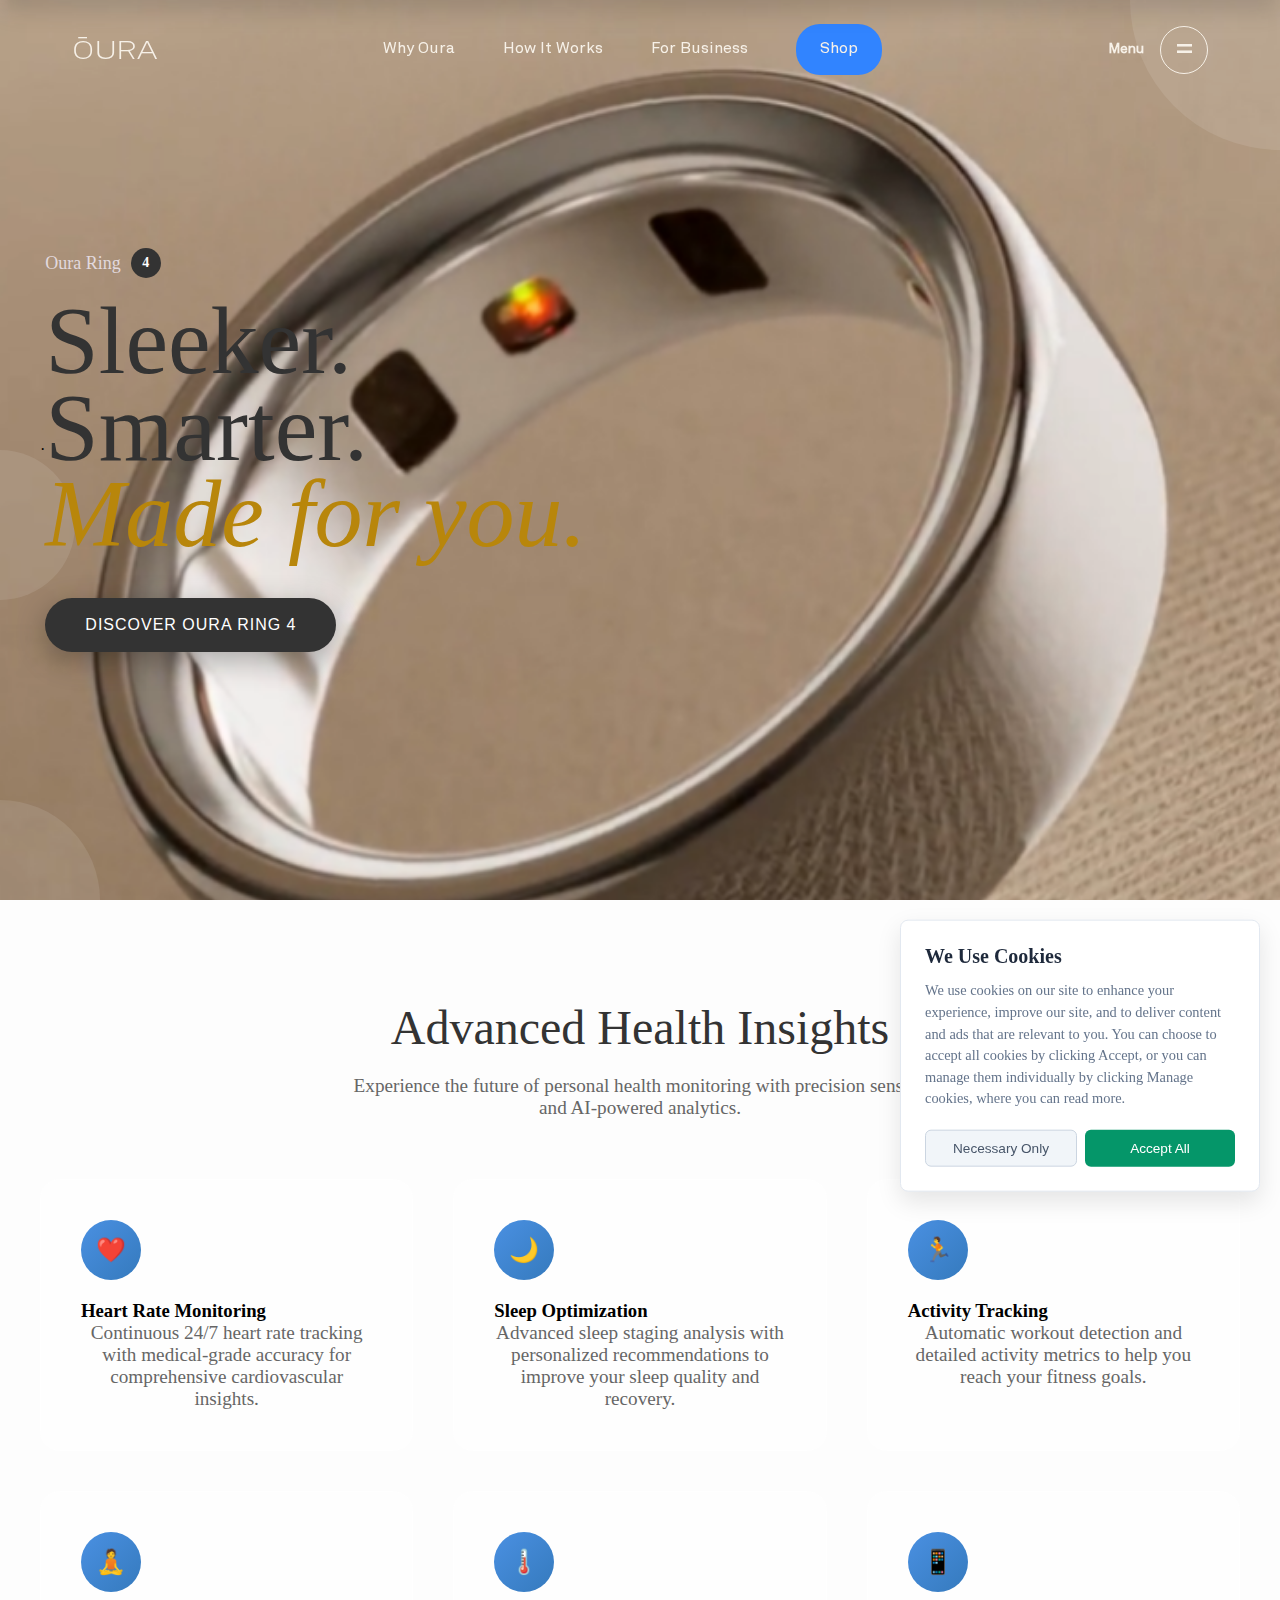
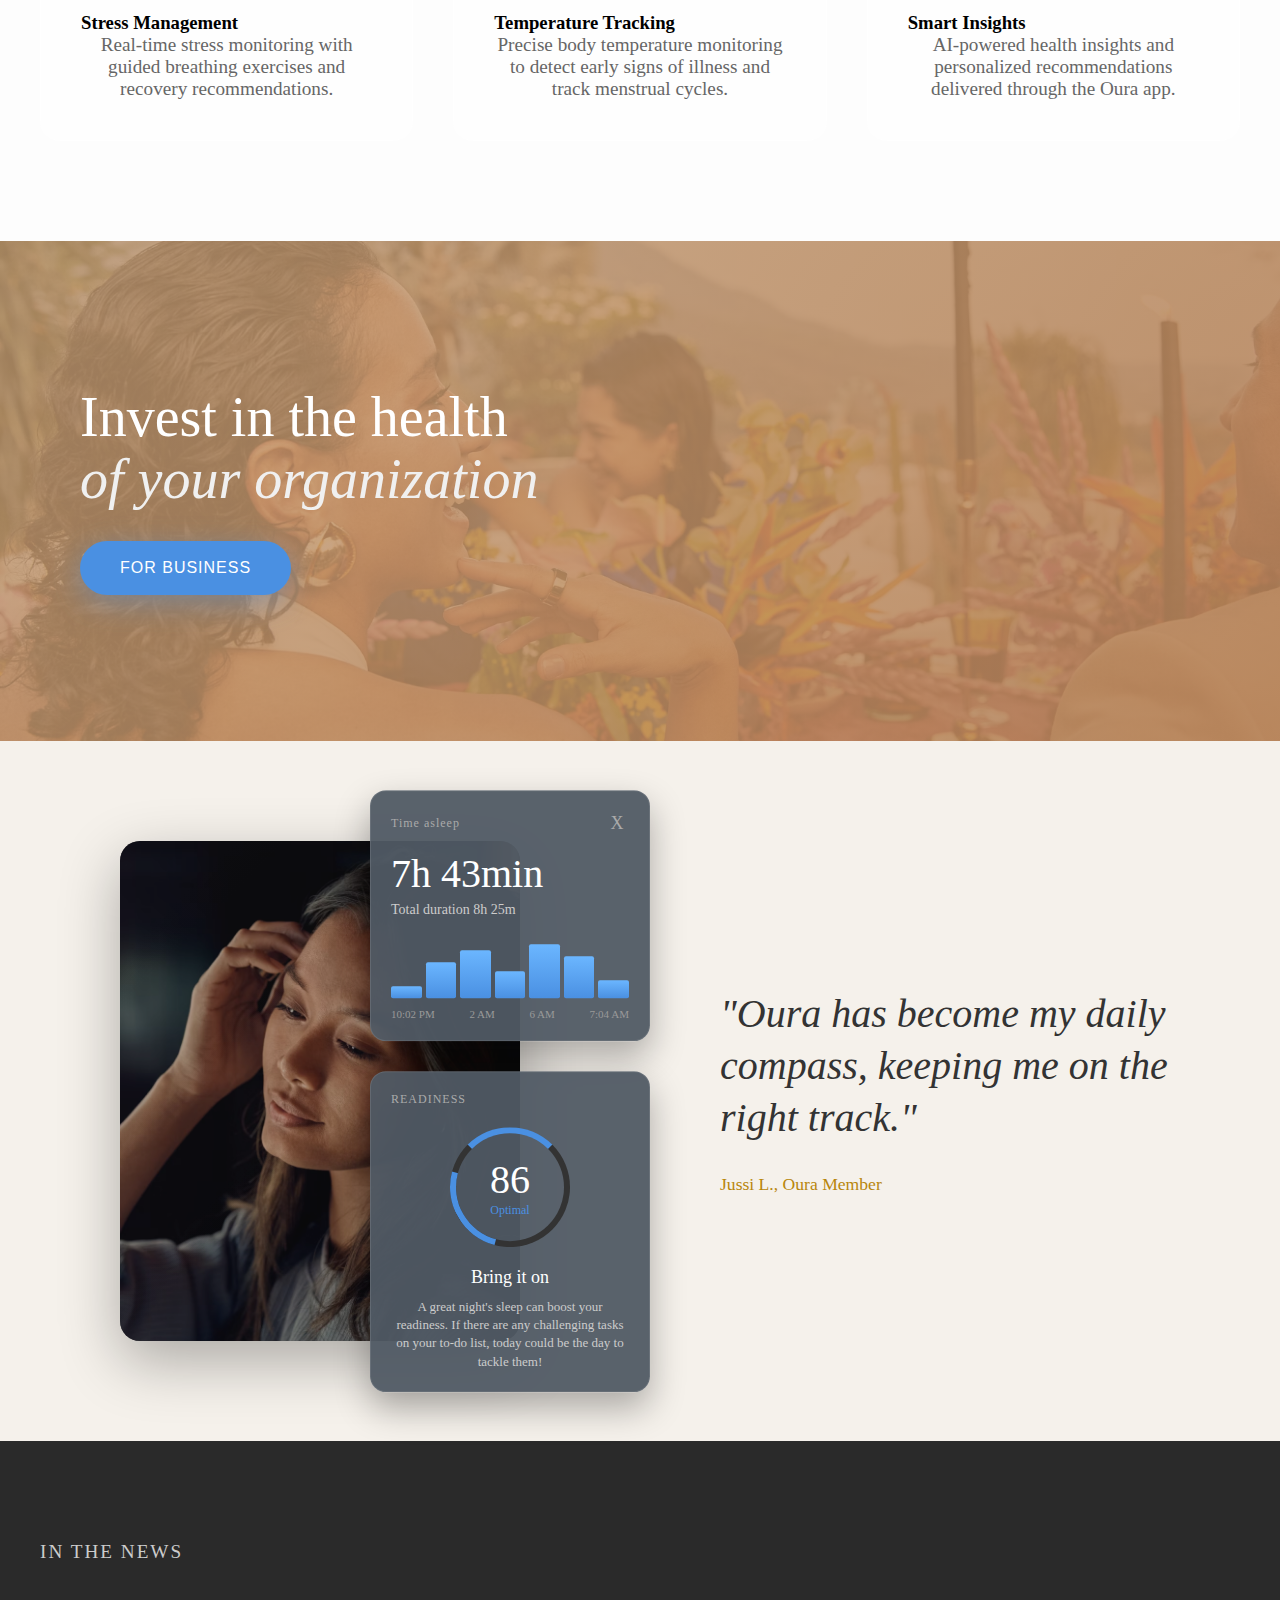
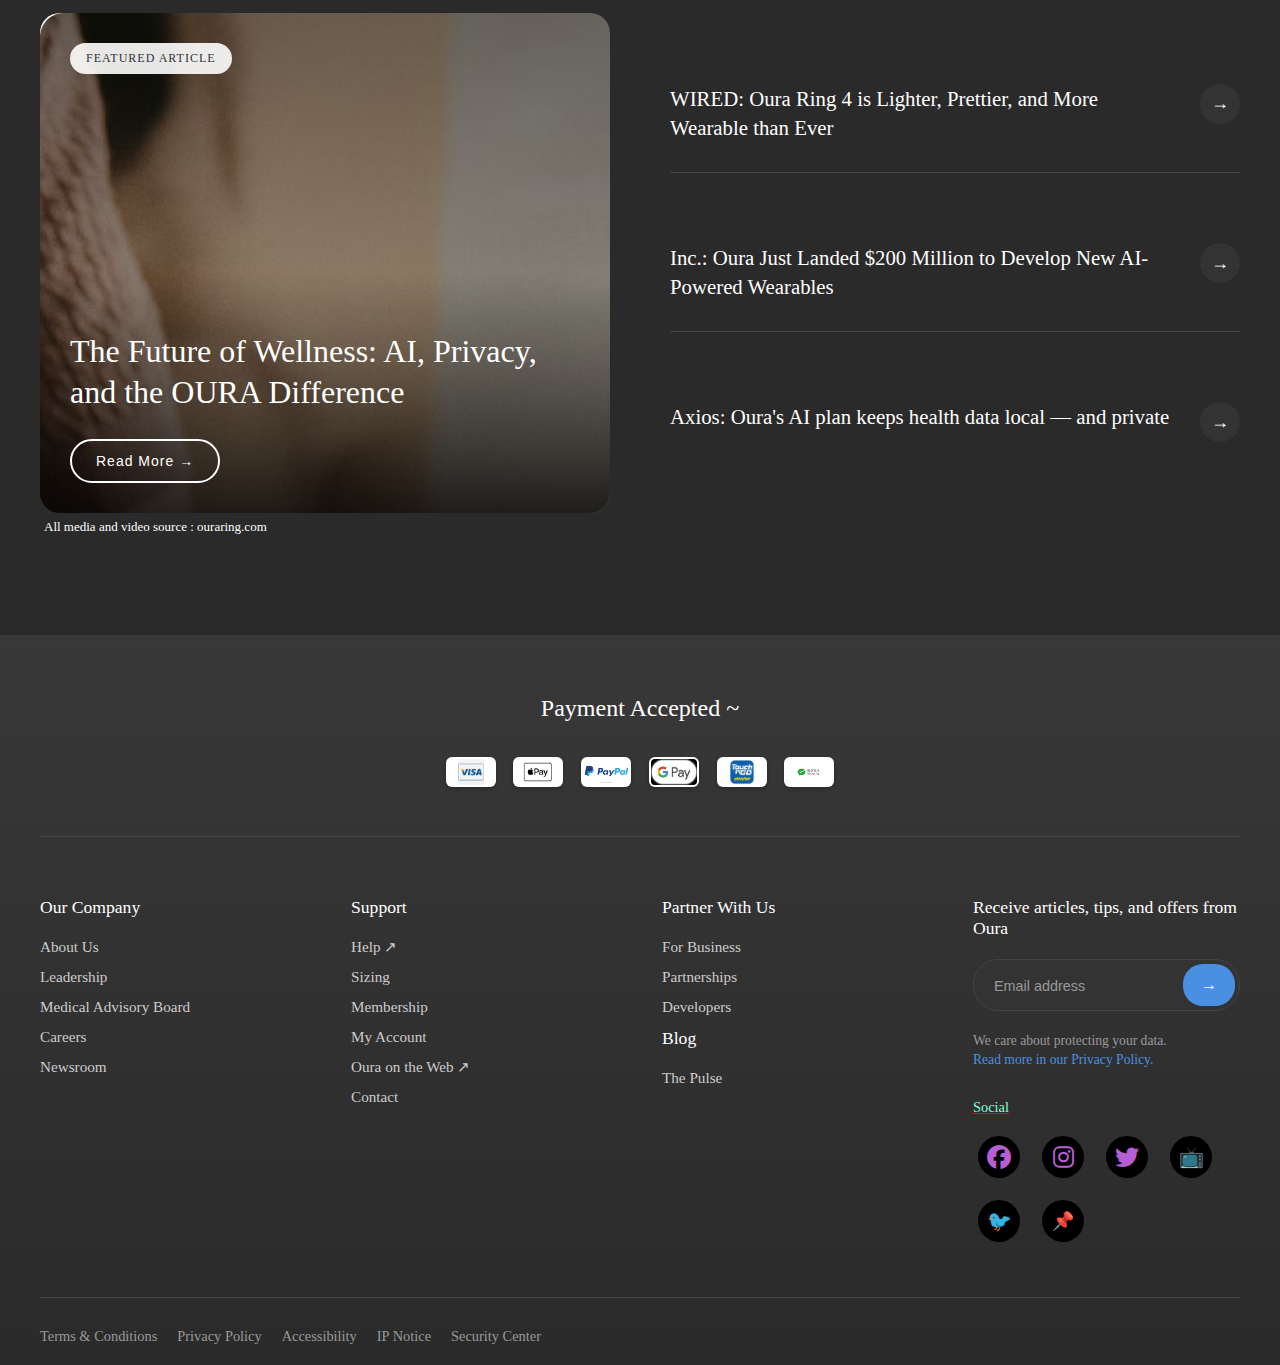
<file: index.html>
<!DOCTYPE html>
<!--index.html for main page when deploy on github-->
<html lang="en">
  <head>
    <meta charset="UTF-8" />
    <meta name="viewport" content="width=device-width, initial-scale=1.0" />
    <meta http-equiv="refresh" content="0; url=HomePage/HomePage.html" />
    <title>Redirecting...</title>
  </head>
  <body>
    <p>
      If you are not redirected automatically,
      <a href="HomePage/HomePage.html">click here</a>.
    </p>
  </body>

  <script>
    //redirect the page for our homepage
    window.location.href = "HomePage/HomePage.html";
  </script>
</html>
</file>
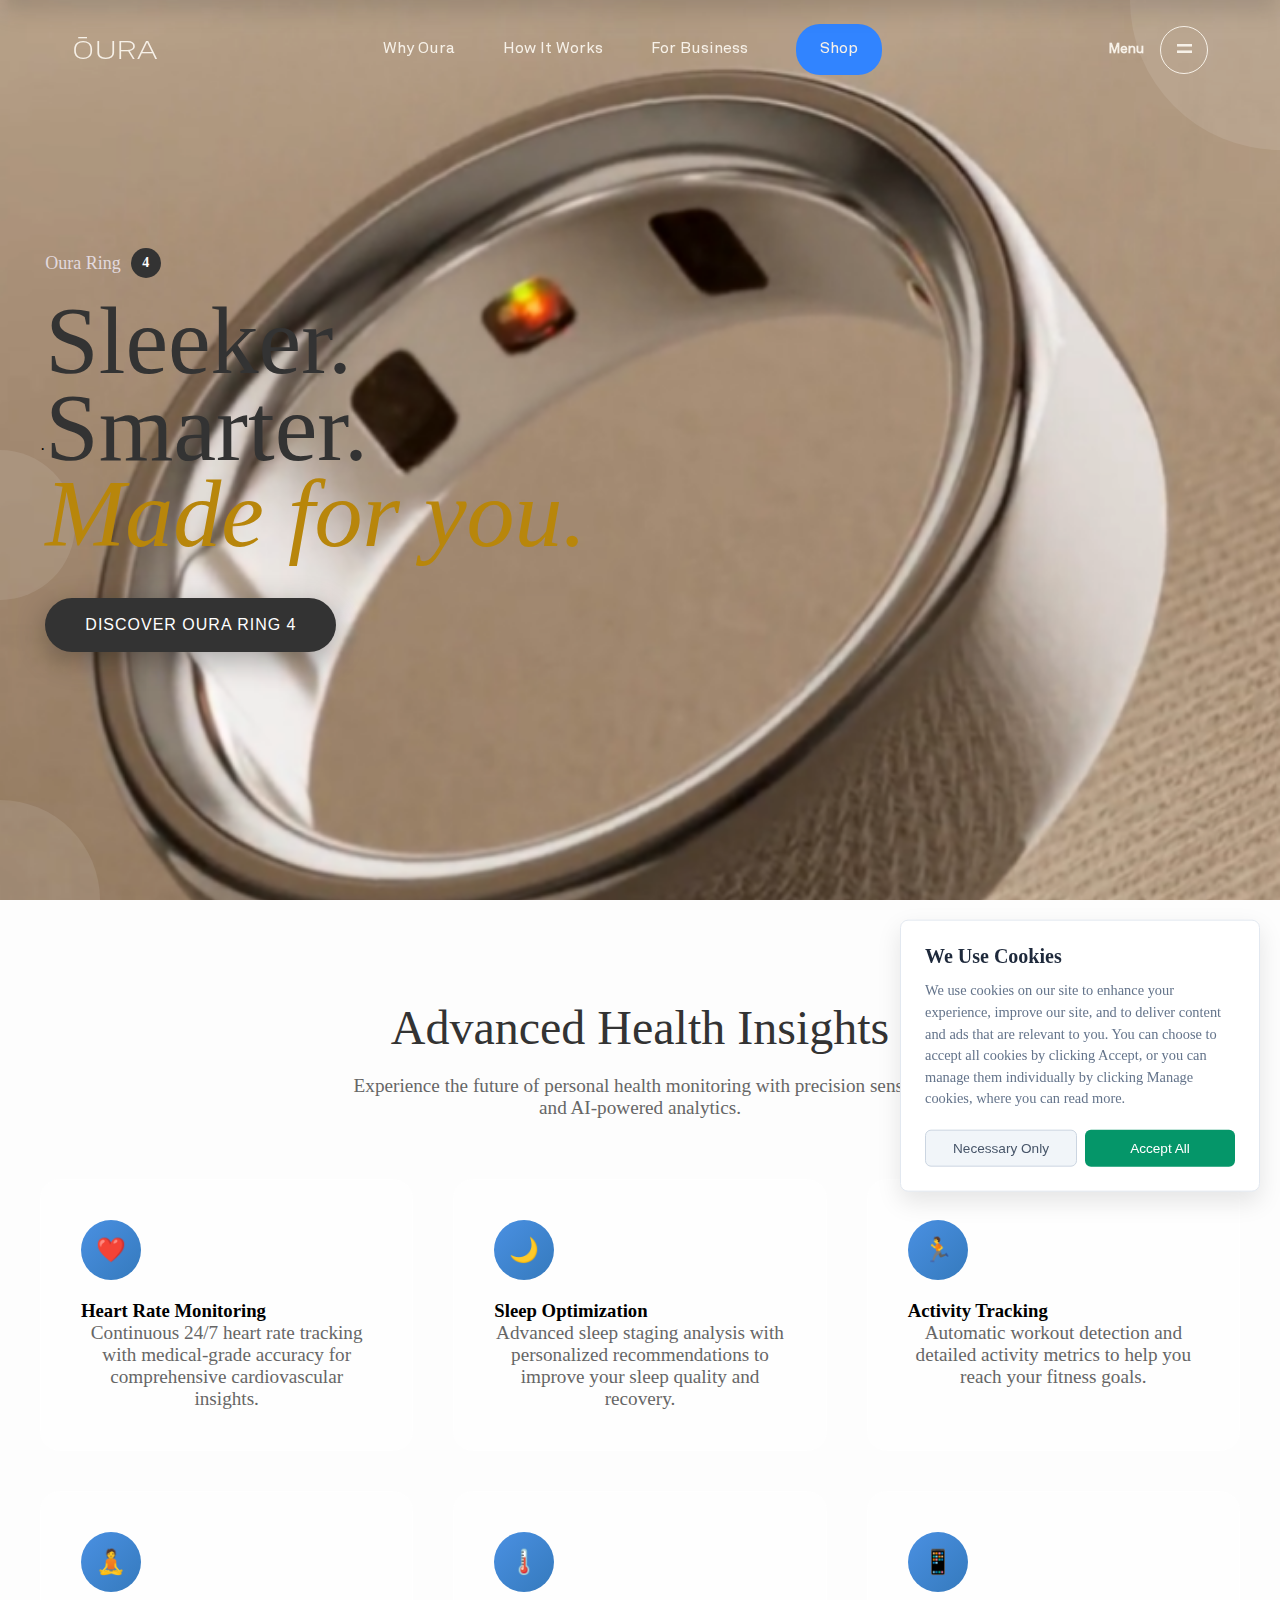
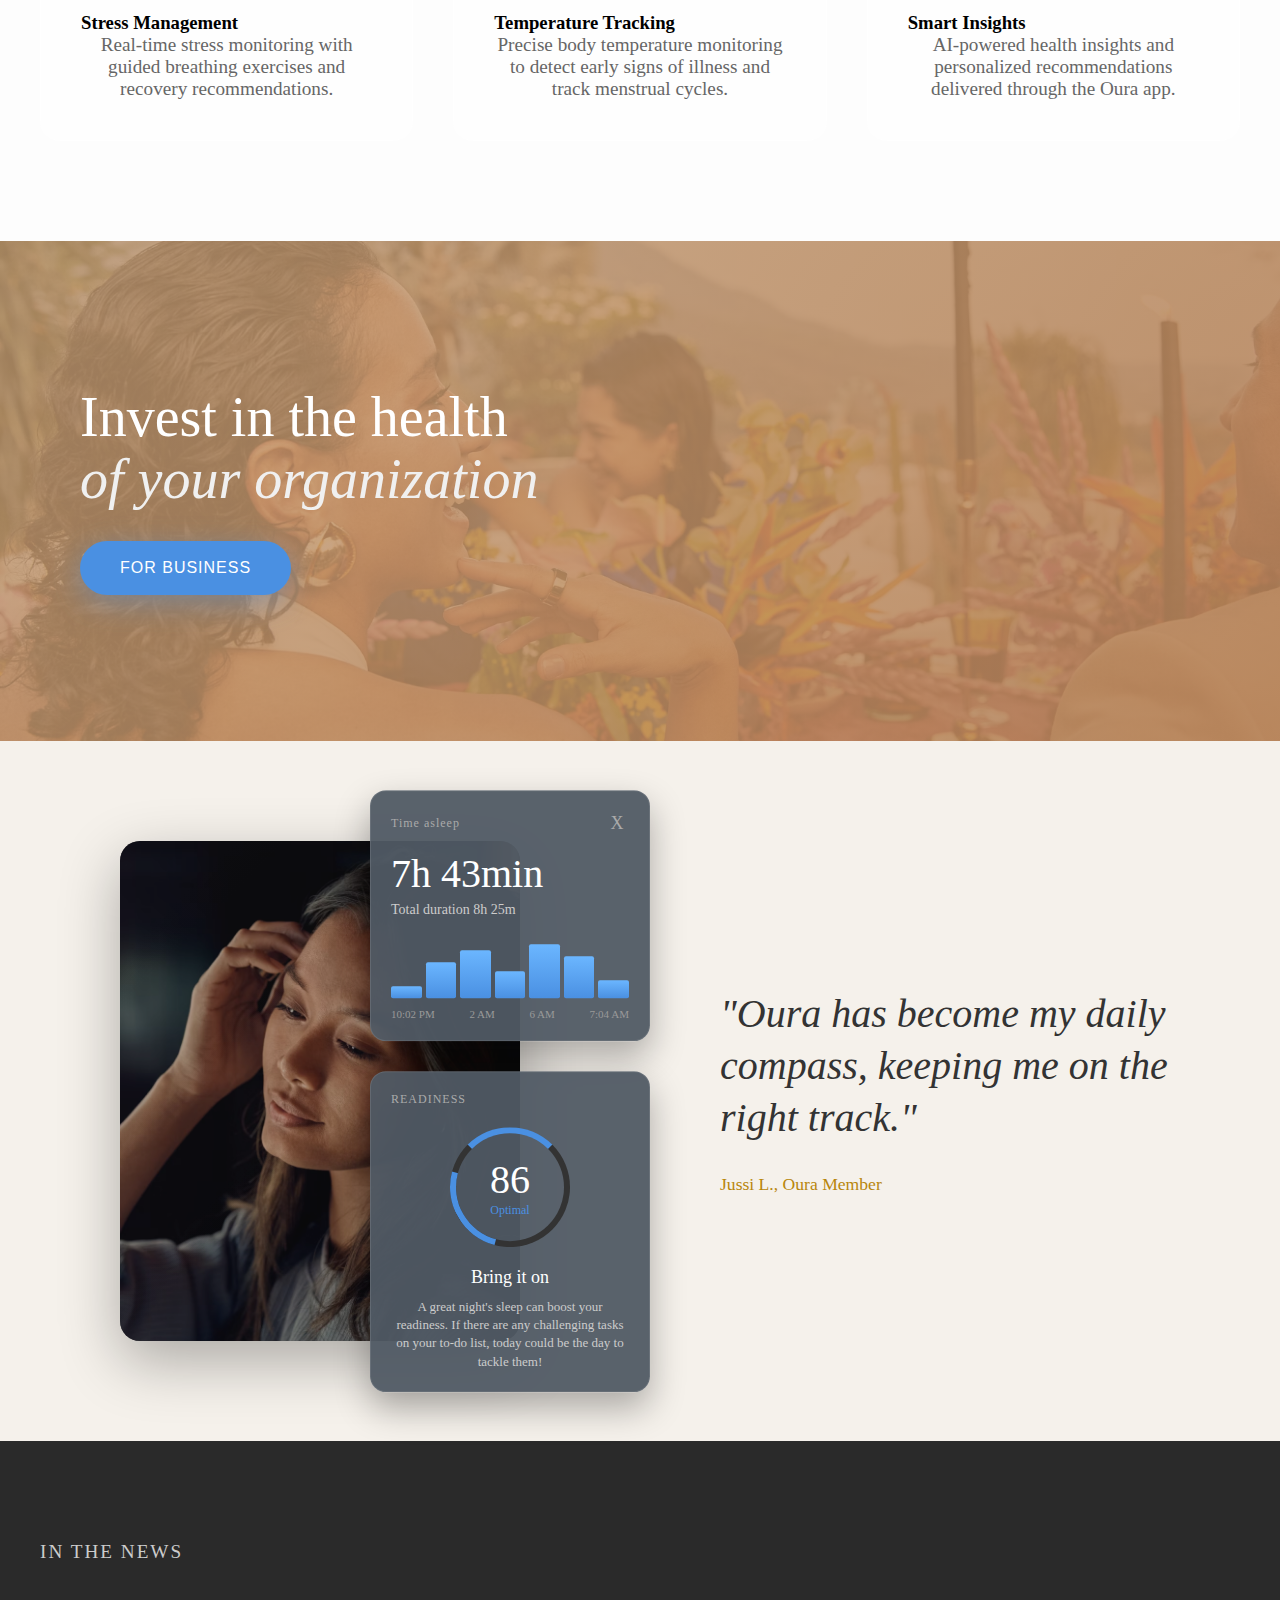
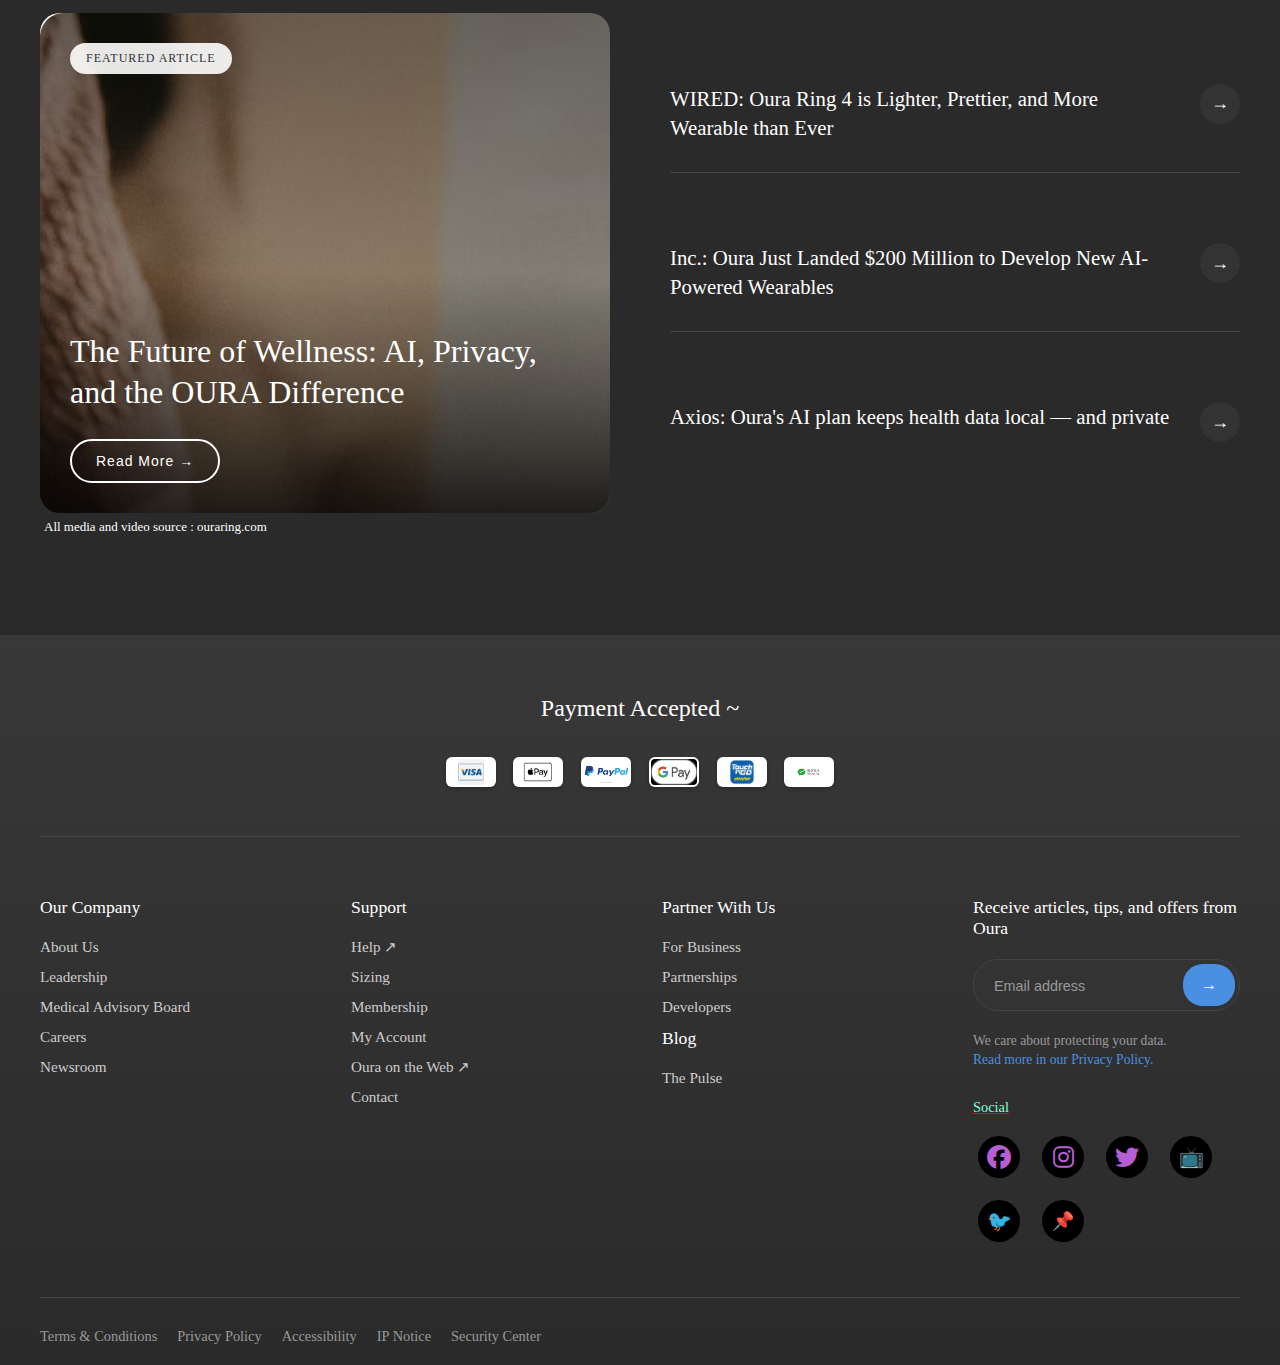
<file: HomePage/index.html>
<!DOCTYPE html>
<!--index.html for main page when deploy on github-->
<html lang="en">
  <head>
    <meta charset="UTF-8" />
    <meta name="viewport" content="width=device-width, initial-scale=1.0" />
    <title>Oura Ring. Smart Ring for Fitness, Stress, Sleep & Health.</title>
    <link
      rel="icon"
      type="image/x-icon"
      href="../assets/images/icon-32x32.png"
    />
    <link rel="stylesheet" href="../components/header/header.css" />
    <link rel="stylesheet" href="../components/footer/footer.css" />
    <link rel="stylesheet" href="../shared/fonts.css" />
    <link rel="stylesheet" href="homepage.css" />
    <script src="homepage.js"></script>
    <link rel="stylesheet" href="../shared/Cookies/Cookies.css" />
    <script src="../shared/Cookies/Cookies.js"></script>

    <style>
      .caption {
        font-size: 13px;
        margin-top: 6px;
        margin-left: 4px;
      }
    </style>
  </head>

  <body>
    <header id="header" class="site-header"></header>

    <!-- Hero Section / after header -->
    <section class="hero light-navbar-section">
      ·
      <div class="overlay"></div>
      <div class="bg-elements">
        <div class="bg-circle"></div>
        <div class="bg-circle"></div>
        <div class="bg-circle"></div>
      </div>

      <div class="hero-content">
        <div class="product-label">
          Oura Ring <span class="version-badge">4</span>
        </div>
        <h1 class="hero-title">
          Sleeker.<br />
          Smarter.<br />
          <span class="emphasis">Made for you.</span>
        </h1>
        <button class="cta-button">Discover Oura Ring 4</button>
      </div>
    </section>

    <!-- Features Section -->
    <section class="features">
      <h2>Advanced Health Insights</h2>
      <p>
        Experience the future of personal health monitoring with precision
        sensors and AI-powered analytics.
      </p>

      <div class="features-grid">
        <div class="feature-card">
          <div class="feature-icon">❤️</div>
          <h3>Heart Rate Monitoring</h3>
          <p>
            Continuous 24/7 heart rate tracking with medical-grade accuracy for
            comprehensive cardiovascular insights.
          </p>
        </div>

        <div class="feature-card">
          <div class="feature-icon">🌙</div>
          <h3>Sleep Optimization</h3>
          <p>
            Advanced sleep staging analysis with personalized recommendations to
            improve your sleep quality and recovery.
          </p>
        </div>

        <div class="feature-card">
          <div class="feature-icon">🏃</div>
          <h3>Activity Tracking</h3>
          <p>
            Automatic workout detection and detailed activity metrics to help
            you reach your fitness goals.
          </p>
        </div>

        <div class="feature-card">
          <div class="feature-icon">🧘</div>
          <h3>Stress Management</h3>
          <p>
            Real-time stress monitoring with guided breathing exercises and
            recovery recommendations.
          </p>
        </div>

        <div class="feature-card">
          <div class="feature-icon">🌡️</div>
          <h3>Temperature Tracking</h3>
          <p>
            Precise body temperature monitoring to detect early signs of illness
            and track menstrual cycles.
          </p>
        </div>

        <div class="feature-card">
          <div class="feature-icon">📱</div>
          <h3>Smart Insights</h3>
          <p>
            AI-powered health insights and personalized recommendations
            delivered through the Oura app.
          </p>
        </div>
      </div>
    </section>

    <!-- Business CTA Section -->
    <section class="business-cta">
      <div class="business-content">
        <div class="business-image">
          <div class="business-gradient"></div>
          <h2>Invest in the health<br /><em>of your organization</em></h2>
          <button class="business-btn">For Business</button>
        </div>
      </div>
    </section>

    <!-- Testimonial greating Section -->
    <section class="testimonial-section">
      <div class="testimonial-content">
        <div class="app-showcase">
          <!--card left most -->
          <div class="person-silhouette">
            <div class="projection-bg">
              <img
                src="../assets/img/home4.png"
                alt="person use experience showcase from OURA apps"
              />
            </div>
          </div>

          <!-- card right top-->
          <div class="app-interfaces">
            <div class="app-card sleep-card">
              <div class="card-header">
                <span class="time-label">Time asleep</span>
                <button class="close-btn">X</button>
              </div>
              <div class="sleep-time">7h 43min</div>
              <div class="sleep-subtitle">Total duration 8h 25m</div>
              <div class="sleep-chart">
                <div class="chart-bars">
                  <div class="bar" style="height: 20%"></div>
                  <div class="bar" style="height: 60%"></div>
                  <div class="bar" style="height: 80%"></div>
                  <div class="bar" style="height: 45%"></div>
                  <div class="bar" style="height: 90%"></div>
                  <div class="bar" style="height: 70%"></div>
                  <div class="bar" style="height: 30%"></div>
                </div>
                <div class="chart-timeline">
                  <span>10:02 PM</span>
                  <span>2 AM</span>
                  <span>6 AM</span>
                  <span>7:04 AM</span>
                </div>
              </div>
            </div>

            <!--  Card right down-->
            <div class="app-card readiness-card">
              <div class="card-header">
                <span class="readiness-label">READINESS</span>
              </div>
              <div class="readiness-circle">
                <div class="circle-progress">
                  <span class="readiness-score">86</span>
                  <span class="readiness-status">Optimal</span>
                </div>
              </div>
              <div class="readiness-title">Bring it on</div>
              <div class="readiness-description">
                A great night's sleep can boost your readiness. If there are any
                challenging tasks on your to-do list, today could be the day to
                tackle them!
              </div>
            </div>
          </div>
        </div>

        <div class="testimonial-text">
          <blockquote>
            "Oura has become my daily compass, keeping me on the right track."
          </blockquote>
          <cite>Jussi L., Oura Member</cite>
        </div>
      </div>
    </section>

    <!-- News Section -->
    <section class="news-section light-navbar-section">
      <div class="news-container">
        <h2>IN THE NEWS</h2>

        <div class="news-grid">
          <div class="featured-article">
            <div class="article-badge">FEATURED ARTICLE</div>
            <div class="article-image">
              <div class="article-overlay light-navbar-section">
                <h3>
                  The Future of Wellness: AI, Privacy, and the OURA Difference
                </h3>
                <button class="read-more-btn">Read More →</button>
              </div>
            </div>
          </div>

          <div class="news-list">
            <article class="news-item">
              <h4>
                WIRED: Oura Ring 4 is Lighter, Prettier, and More Wearable than
                Ever
              </h4>
              <button class="news-arrow">→</button>
            </article>

            <article class="news-item">
              <h4>
                Inc.: Oura Just Landed $200 Million to Develop New AI-Powered
                Wearables
              </h4>
              <button class="news-arrow">→</button>
            </article>

            <article class="news-item">
              <h4>
                Axios: Oura's AI plan keeps health data local — and private
              </h4>
              <button class="news-arrow">→</button>
            </article>
          </div>
        </div>
      </div>
      <p class="caption">All media and video source : ouraring.com</p>
    </section>

    <footer id="footer"></footer>

    <div id="overlay"></div>
    <div id="cookiePopup">
      <h2>We Use Cookies</h2>
      <p>
        We use cookies on our site to enhance your experience, improve our site,
        and to deliver content and ads that are relevant to you. You can choose
        to accept all cookies by clicking Accept, or you can manage them
        individually by clicking Manage cookies, where you can read more.
      </p>
      <div class="cookie-buttons">
        <button id="necessaryBtn" class="cookie-btn">Necessary Only</button>
        <button id="acceptAllBtn" class="cookie-btn">Accept All</button>
      </div>
    </div>

    <script>
      //load first , but not prior than <head>
      fetch("../components/header/header.html")
        .then((res) => res.text())
        .then((data) => {
          document.getElementById("header").innerHTML = data;
          const script = document.createElement("script");
          script.src = "../components/header/header.js";
          document.body.appendChild(script);
        });
      //dynamic load footer to  page
      fetch("../components/footer/footer.html")
        .then((res) => res.text())
        .then((data) => {
          document.getElementById("footer").innerHTML = data;
        });

      // add footer.css if not added in <link header>
      const link = document.createElement("link");
      link.rel = "stylesheet";
      link.href = "../components/footer/footer.css";
      document.head.appendChild(link);

      const link2 = document.createElement("link");
      link2.rel = "stylesheet";
      link2.href = "../shared/fonts.css";
      document.head.appendChild(link2);
    </script>
  </body>
</html>
</file>
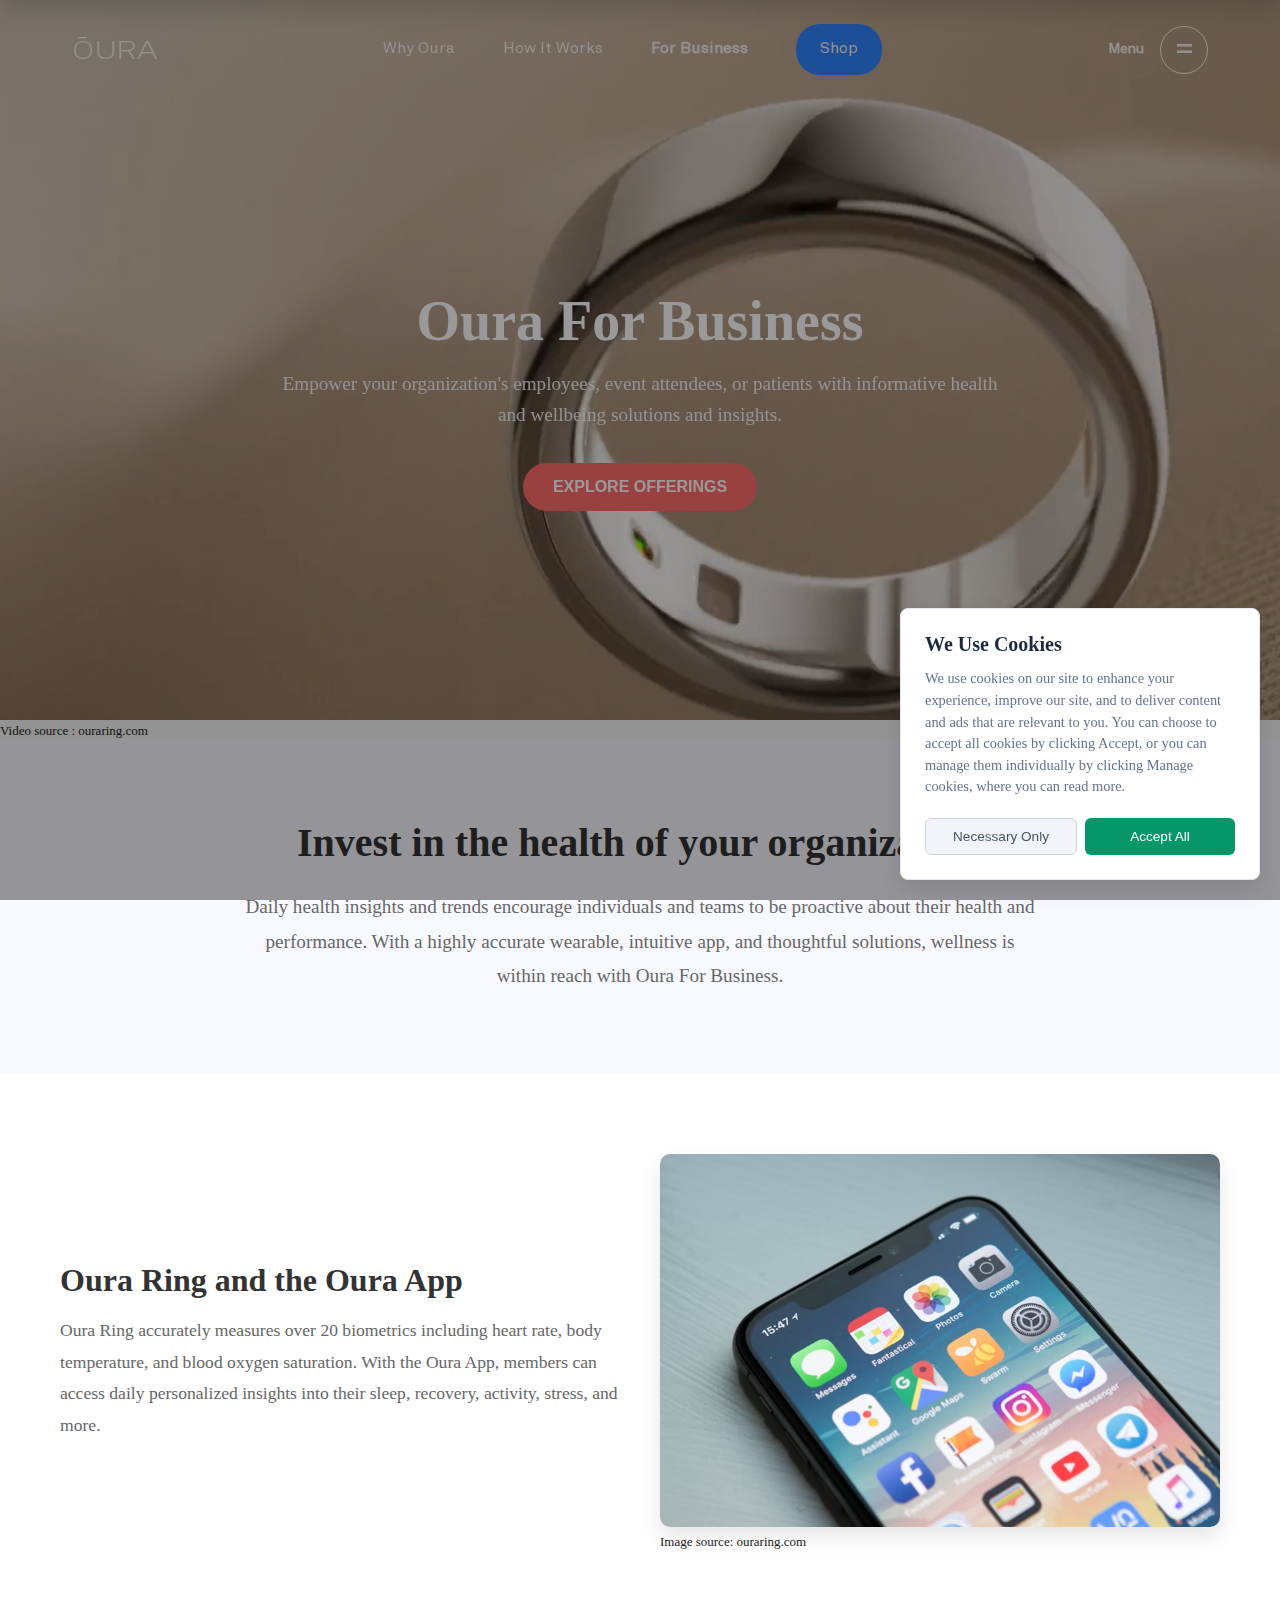
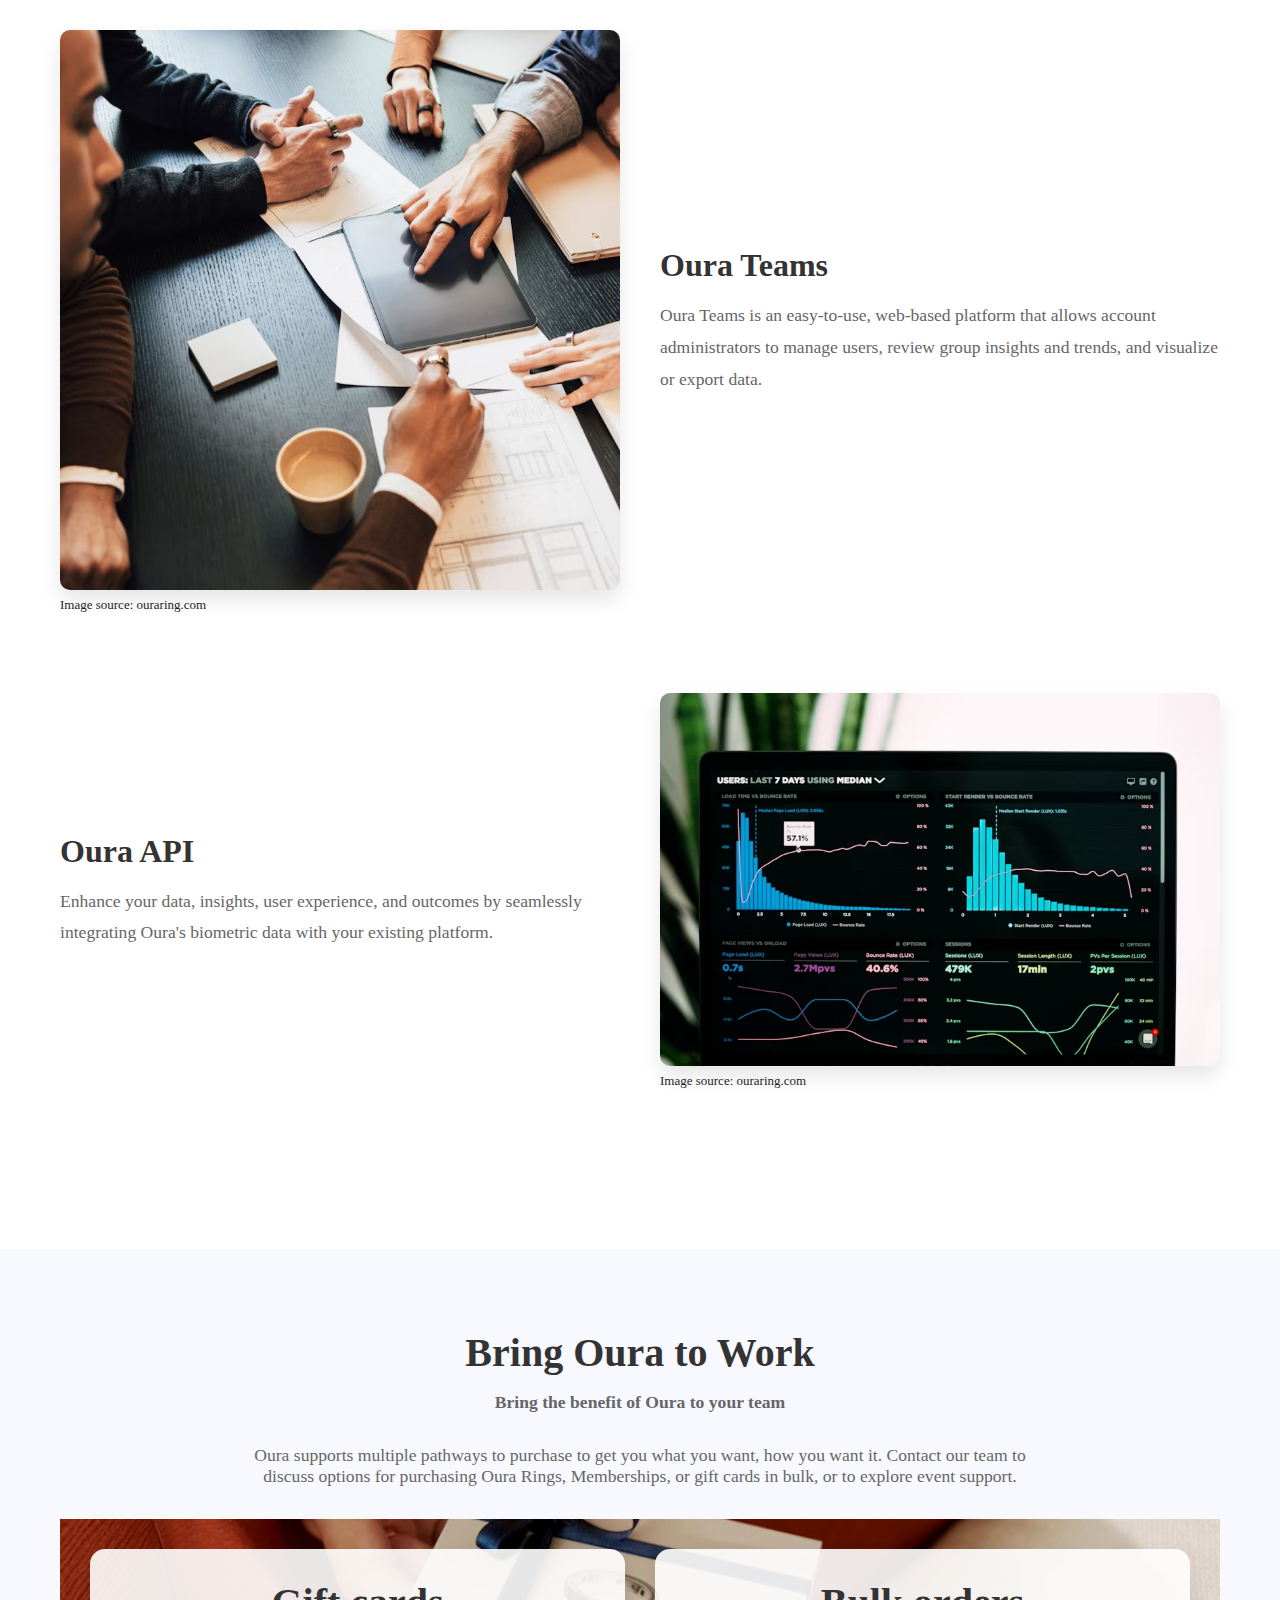
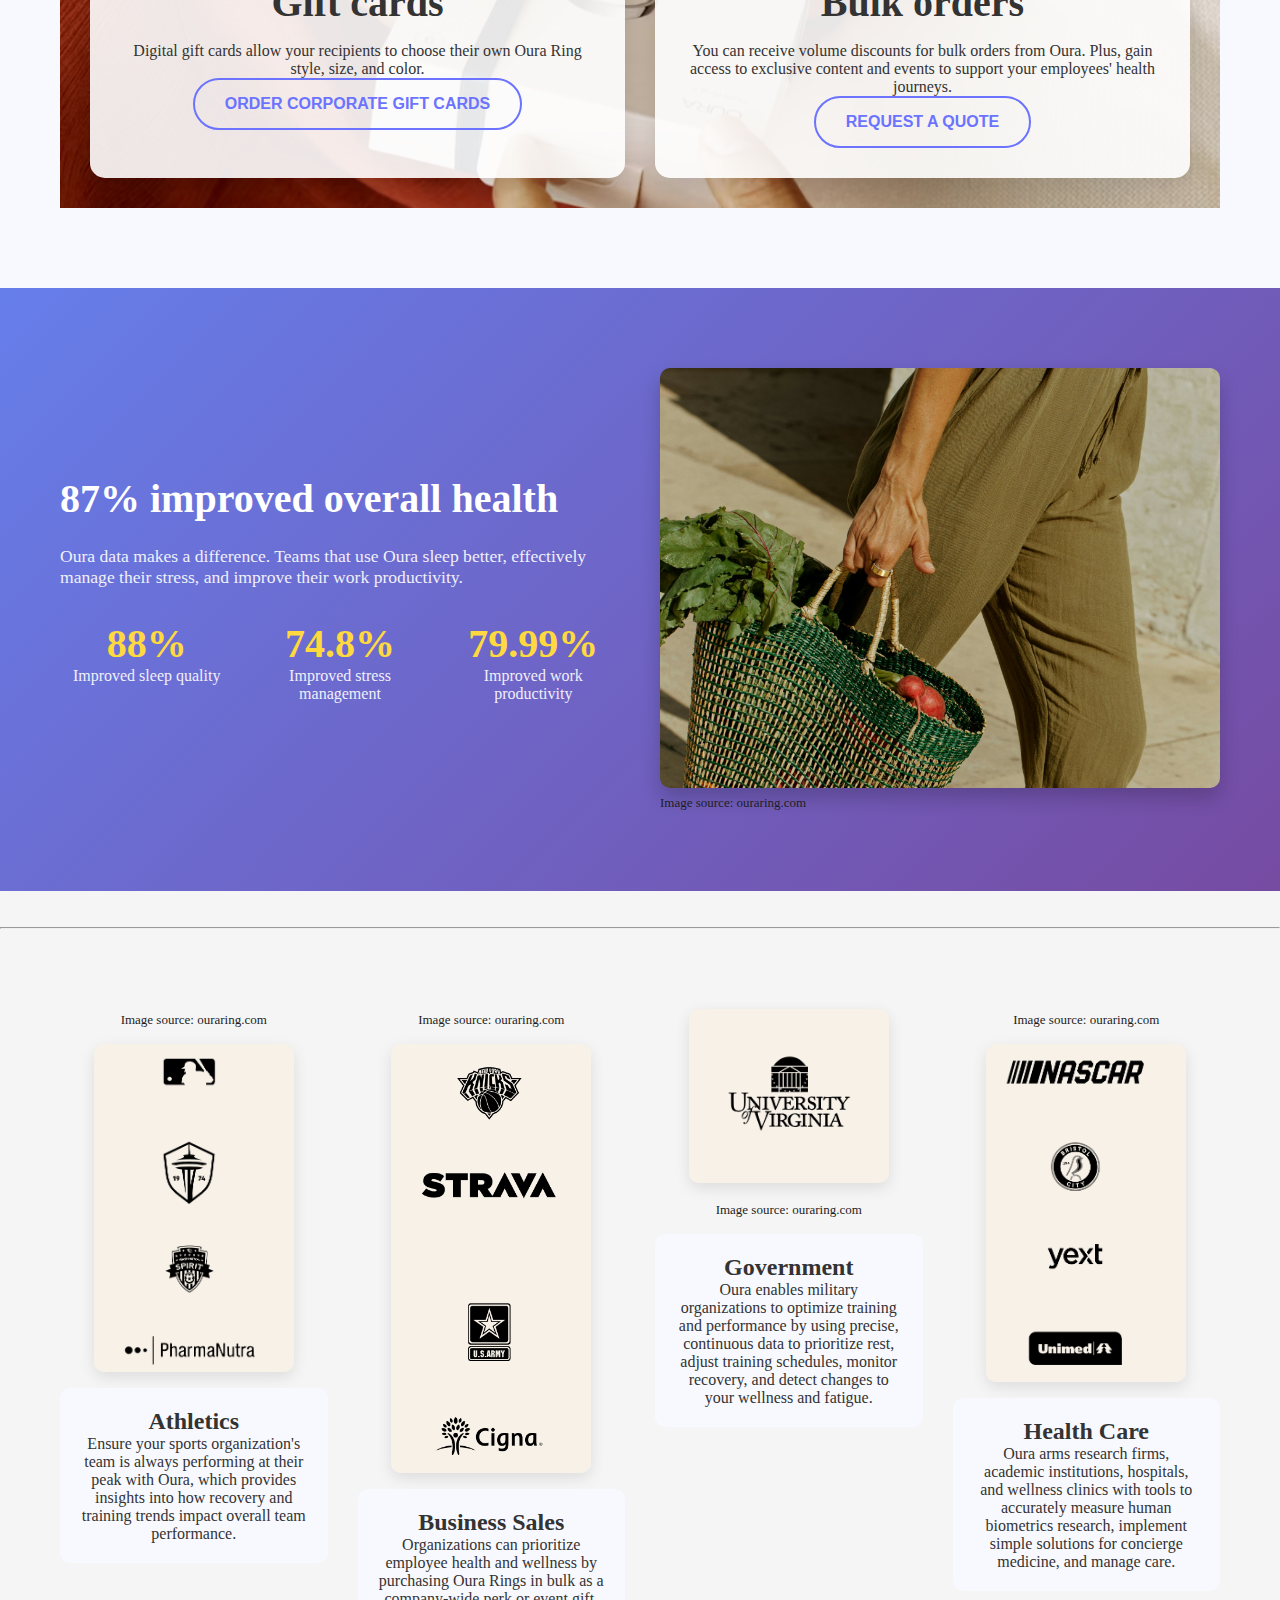
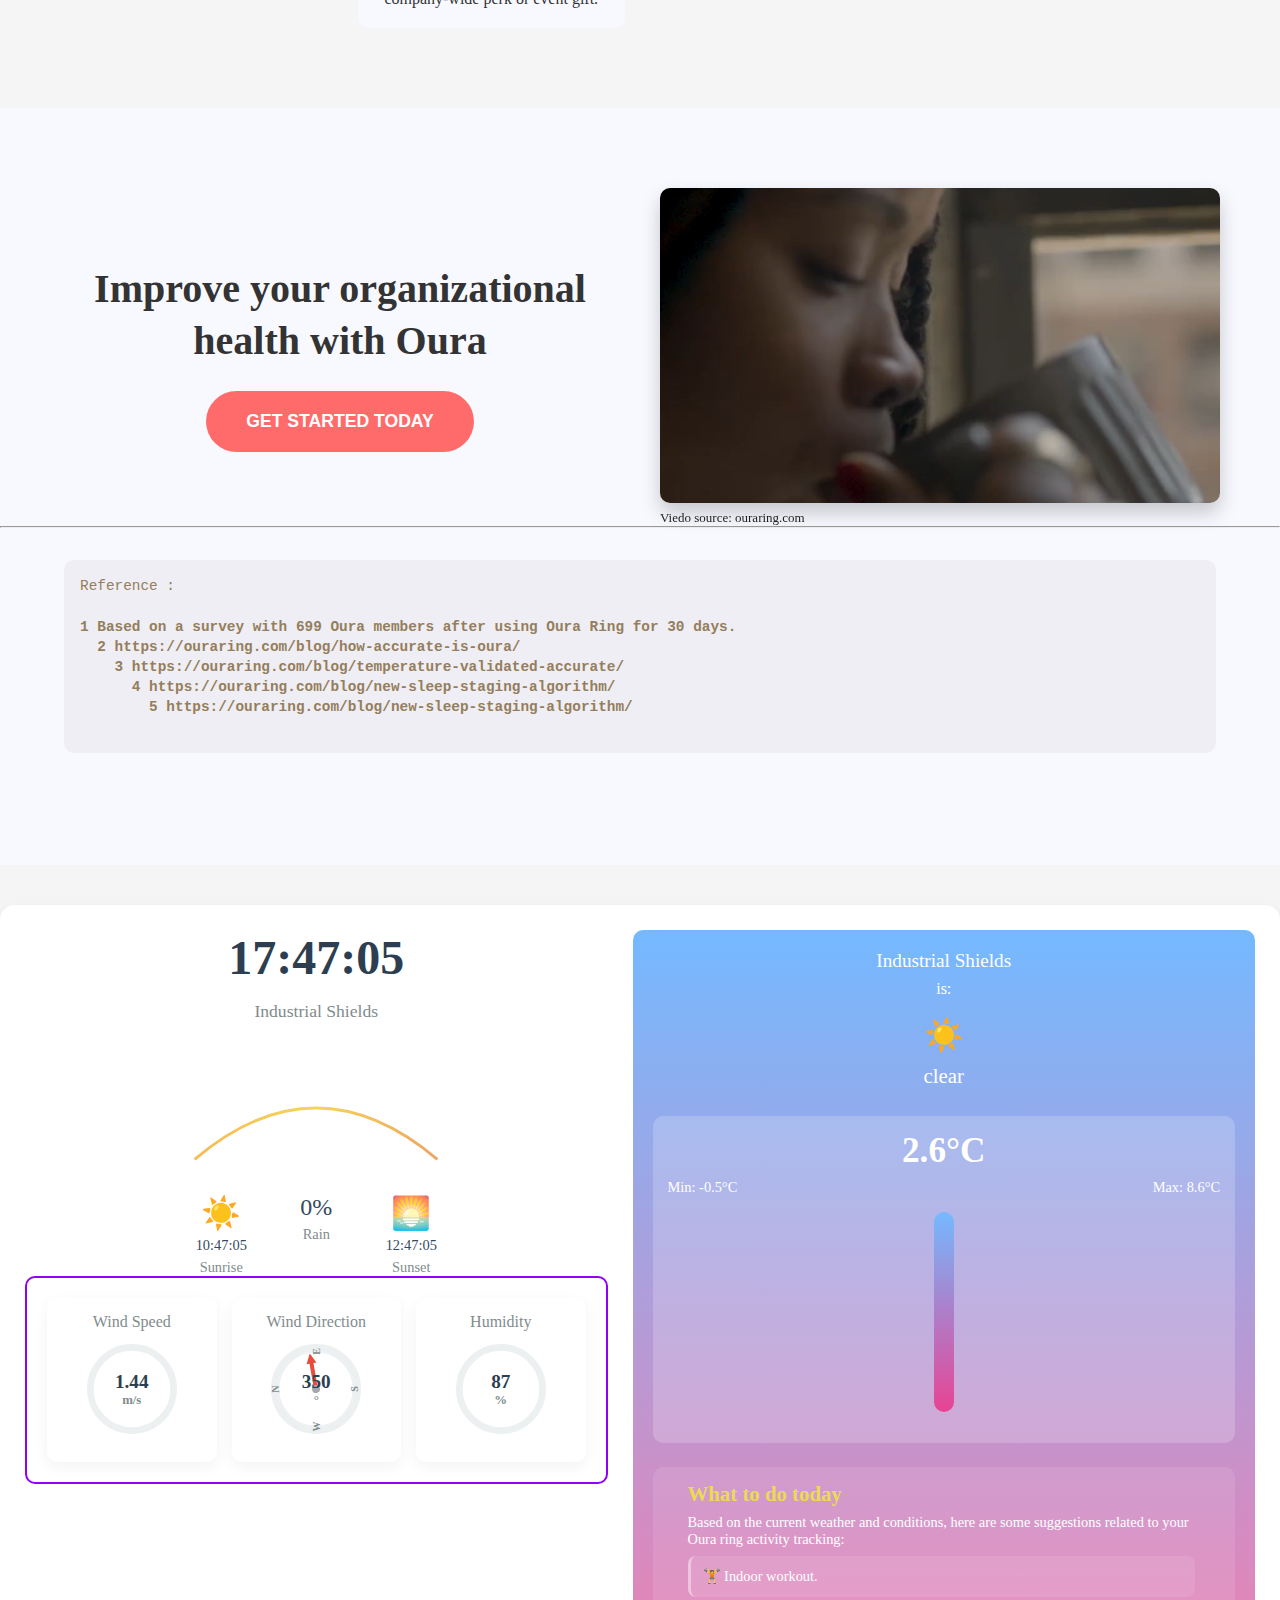
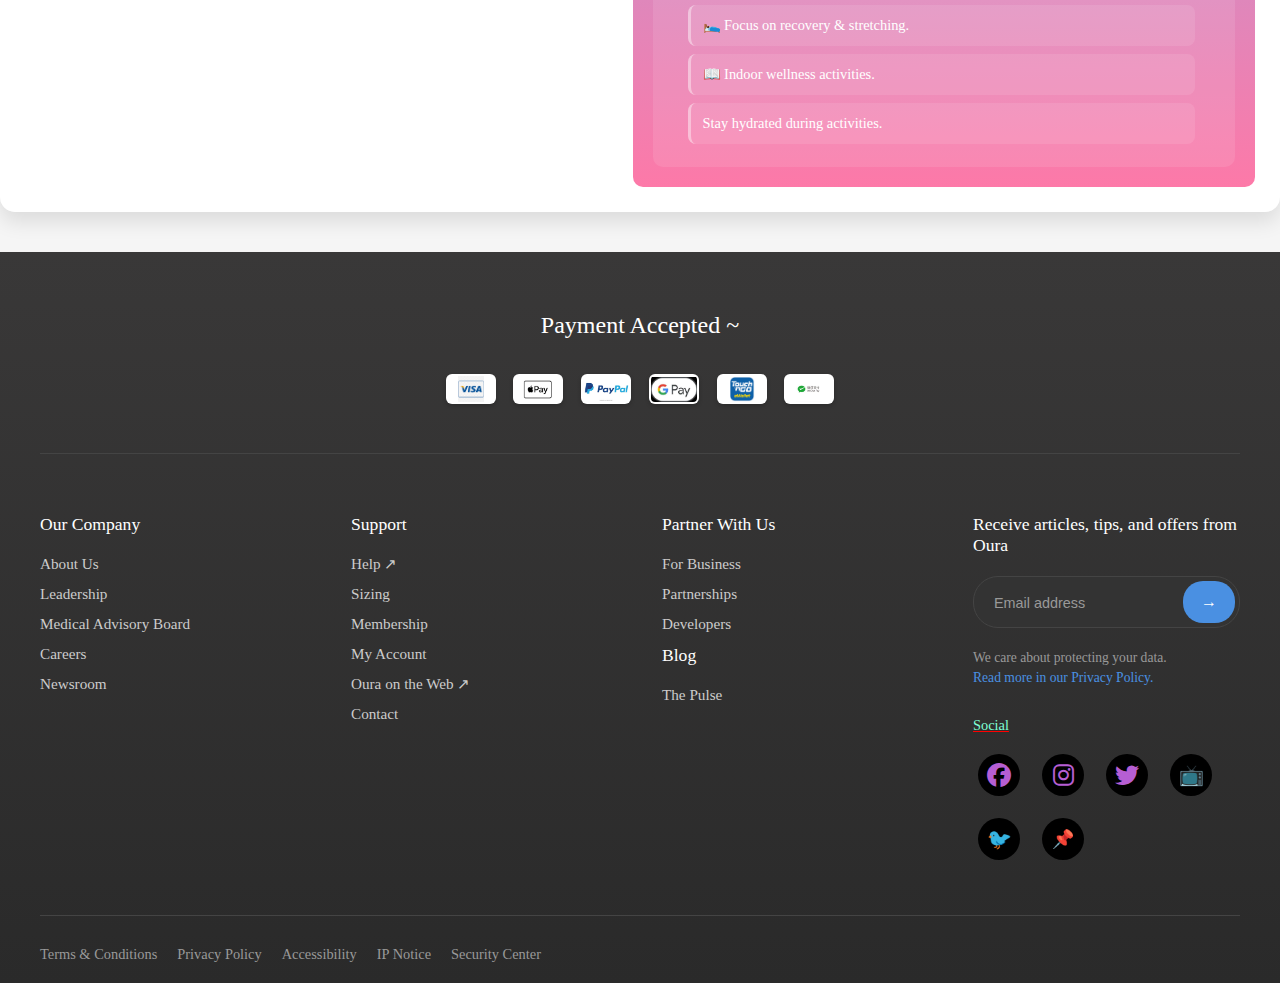
<file: ForBusiness/ForBusiness.html>
<!DOCTYPE html>
<html lang="en">
<head>
  <meta charset="UTF-8" />
  <meta name="viewport" content="width=device-width, initial-scale=1.0" />
  <title>Oura Ring for Business: Employee Wellness & Productivity</title>
  <link rel="icon" type="image/x-icon" href="../assets/images/icon-32x32.png">

  <!-- CSS -->
  <link rel="stylesheet" href="../components/header/header.css">
  <link rel="stylesheet" href="../components/footer/footer.css" />
  <link rel="stylesheet" href="../shared/fonts.css" />
  <link rel="stylesheet" href="business.css" />
  <link rel="stylesheet" href="../shared/Cookies/Cookies.css">

  <!-- JS -->
  <script src="https://code.jquery.com/jquery-3.6.0.min.js"></script><!--load for the jquery usage -->
  <script src="business.js" defer></script>
  <script src="../shared/Cookies/Cookies.js" defer></script>
    <style >
        .caption{
            font-size:13px;
            color:#1e1d1d;
            text-align:left;
            margin-top:3px;
        }
    </style>
</head>

<body>

    <header id="header" class="site-header"></header>

    <!-- Hero Section -->
    <section id="home" class="hero light-navbar-section">
      <div class=" hero-overlay">
        <video src="../assets/vid/gen4-hero-desktop-tony-2.mp4" autoplay muted loop></video>
      </div>
        <div class="hero-content">
            <div class="hero-text">
                <h1>Oura For Business</h1>
                <p class="hero-subtitle">
                    Empower your organization's employees, event attendees, or patients
                    with informative health and wellbeing solutions and insights.
                </p>
                <a href="../ShopPage2/OuraRing4.html">
                    <button class="cta-button primary">EXPLORE OFFERINGS</button>
                </a>
            </div>
        </div>
    </section>

    <!-- Invest Section -->
    <p class="caption">Video source : ouraring.com</p>

    <section class="invest-section">
        <div class="container">
            <h2>Invest in the health of your organization</h2>
            <p>
                Daily health insights and trends encourage individuals and teams to be
                proactive about their health and performance. With a highly accurate
                wearable, intuitive app, and thoughtful solutions, wellness is within
                reach with Oura For Business.
            </p>
        </div>
    </section>

    <!-- Products Section -->
    <section id="products" class="products">
        <div class="container">
            <!-- Oura Ring and App -->
            <div class="product-card">
                <div class="product-content">
                    <h3>Oura Ring and the Oura App</h3>
                    <p>
                        Oura Ring accurately measures over 20 biometrics including heart
                        rate, body temperature, and blood oxygen saturation. With the Oura
                        App, members can access daily personalized insights into their
                        sleep, recovery, activity, stress, and more.
                    </p>
                </div>
                <div class="product-image">
                    <img src="../assets/img/product.png"
                        alt="Oura Ring and App" />
                    <p class="caption">Image source: ouraring.com</p>

                </div>
            </div>

            <!-- Oura Teams -->
            <div class="product-card reverse">
                <div class="product-content">
                    <h3>Oura Teams</h3>
                    <p>
                        Oura Teams is an easy-to-use, web-based platform that allows
                        account administrators to manage users, review group insights and
                        trends, and visualize or export data.
                    </p>
                </div>
                <div class="product-image">
                    <img src="../assets/img/business-meeting.png" alt="Team meeting with wearables" />
                    <p class="caption">Image source: ouraring.com</p>

                </div>
            </div>

            <!-- Oura API -->
            <div class="product-card">
                <div class="product-content">
                    <h3>Oura API</h3>
                    <p>
                        Enhance your data, insights, user experience, and outcomes by
                        seamlessly integrating Oura's biometric data with your existing
                        platform.
                    </p>
                </div>
                <div class="product-image">
                    <img src="../assets/img/ouraapi.png"
                        alt="API Integration" />
                        <p class="caption">Image source: ouraring.com</p>

                </div>
            </div>
        </div>
    </section>

    <!-- Bring Oura to Work Section -->

    <section class="bring-to-work">
        <div class="container">
            <h2>Bring Oura to Work</h2>
            <p class="section-subtitle">Bring the benefit of Oura to your team</p>
            <p>
                Oura supports multiple pathways to purchase to get you what you want,
                how you want it. Contact our team to discuss options for purchasing
                Oura Rings, Memberships, or gift cards in bulk, or to explore event
                support.
            </p>

            <div class="options-grid" id="optionsGrid">
                <div class="option-card">
                    <h2>Gift cards</h2>
                    <p>
                        Digital gift cards allow your recipients to choose their own Oura
                        Ring style, size, and color.
                    </p>
                    <a href="../ShopPage2/OuraRing4.html">
                    <button class="cta-button secondary">
                        Order Corporate Gift Cards
                    </button>
                    </a>
                    
                </div>

                <div class="option-card switch1" id="bulk-order">
                    <h2>Bulk orders</h2>
                    <p>
                        You can receive volume discounts for bulk orders from Oura. Plus,
                        gain access to exclusive content and events to support your
                        employees' health journeys.
                    </p>
                    <a href="../ShopPage2/OuraRing4.html">
                    <button class="cta-button secondary">Request A Quote</button>
                    </a>
                </div>
            </div>
        </div>
    </section>

    <!-- Statistics Section -->
    <section class="statistics light-navbar-section">
        <div class="container">
            <div class="stats-content">
                <div class="stats-text">
                    <h2>87% improved overall health</h2>
                    <p>
                        Oura data makes a difference. Teams that use Oura sleep better,
                        effectively manage their stress, and improve their work
                        productivity.
                    </p>

                    <div class="stats-grid">
                        <div class="stat-item">
                            <div class="stat-number">88%</div>
                            <div class="stat-label">Improved sleep quality</div>
                        </div>
                        <div class="stat-item">
                            <div class="stat-number">74.8%</div>
                            <div class="stat-label">Improved stress management</div>
                        </div>
                        <div class="stat-item">
                            <div class="stat-number">79.99%</div>
                            <div class="stat-label">Improved work productivity</div>
                        </div>
                    </div>
                </div>
                <div class="stats-image">
                    <img src="../assets/img/hand-holding-bag.jpg" alt="Team wearing smart rings" height="600px" />
                    <p class="caption">Image source: ouraring.com</p>
                </div>
            </div>
        </div>
    </section>

    <br />
    <br />
    <hr />
    <!-- Industries Section -->
    <section class="industries">
        <div class="container">
            <div class="industries-grid">
                <div class="industry-item">
                    <p class="caption">Image source: ouraring.com</p>

                    <img src="../assets/img/nutra4.png" alt="nutra4" />

                    <div class="industry-card">
                        
                        <h2>Athletics</h2>
                        <p>
                            Ensure your sports organization's team is always performing at
                            their peak with Oura, which provides insights into how recovery
                            and training trends impact overall team performance.
                        </p>
                    </div>
                </div>

                <div class="industry-item">
                    <p class="caption">Image source: ouraring.com</p>

                    <img src="../assets/img/strava.png" alt="strava apps" />
                    <div class="industry-card">
                        <h2>Business Sales</h2>
                        <p>
                            Organizations can prioritize employee health and wellness by
                            purchasing Oura Rings in bulk as a company-wide perk or event
                            gift.
                        </p>
                    </div>
                </div>

                <div class="industry-item">
                    <img src="../assets/img/university.png" alt="university" />
                                        <p class="caption">Image source: ouraring.com</p>

                    <div class="industry-card">
                        <h2>Government</h2>
                        <p>
                            Oura enables military organizations to optimize training and
                            performance by using precise, continuous data to prioritize
                            rest, adjust training schedules, monitor recovery, and detect
                            changes to your wellness and fatigue.
                        </p>
                    </div>
                </div>

                <div class="industry-item">
                                        <p class="caption">Image source: ouraring.com</p>

                    <img src="../assets/img/nascar.png" alt="nascar" />
                    <div class="industry-card">
                        <h2>Health Care</h2>
                        <p>
                            Oura arms research firms, academic institutions, hospitals, and
                            wellness clinics with tools to accurately measure human
                            biometrics research, implement simple solutions for concierge
                            medicine, and manage care.
                        </p>
                    </div>
                </div>
            </div>
        </div>
    </section>

    <!-- CTA Section -->
    <section class="final-cta" class="  light-navbar-section">
        <div class="container">
            <div class="cta-content">
                <h2>Improve your organizational health with Oura</h2>
                <a href="../ShopPage2/OuraRing4.html">
                    <button class="cta-button primary large">GET STARTED TODAY</button>
                </a>
            </div>
            <div class="cta-image">
                <video src="../assets/vid/how_it_works_12pm.mp4" autoplay muted loop width="89%"
                    height="50%"></video>
                <p class="caption">Viedo source: ouraring.com</p>
            </div>
        </div>
        <hr />
        <pre>Reference :
        <strong>
1 Based on a survey with 699 Oura members after using Oura Ring for 30 days.
  2 https://ouraring.com/blog/how-accurate-is-oura/
    3 https://ouraring.com/blog/temperature-validated-accurate/
      4 https://ouraring.com/blog/new-sleep-staging-algorithm/
        5 https://ouraring.com/blog/new-sleep-staging-algorithm/
      </pre></strong>
    </section>

    <!-- Weather Dashboard Section from api fetch info-->
    <div class="weather-dashboard" style="display: flex; flex-wrap: wrap; justify-content: space-between;object-fit: cover;">
        <div class="left-column" style="flex: 1; min-width: 300px;">
            <div class="time-section">
                <div class="current-time" id="currentTime">12:16:33</div>
                <div class="location-small" id="locationSmall">Industrial Shields</div>
                <div class="sun-path">
                    <svg viewBox="0 0 300 150">
                        <defs>
                            <linearGradient id="sunPathGradient" x1="0%" y1="0%" x2="100%" y2="0%">
                                <stop offset="0%" style="stop-color:#f39c12;stop-opacity:1" />
                                <stop offset="50%" style="stop-color:#f1c40f;stop-opacity:1" />
                                <stop offset="100%" style="stop-color:#e67e22;stop-opacity:1" />
                            </linearGradient>
                        </defs>
                        <path d="M 20 130 Q 150 20 280 130" stroke="url(#sunPathGradient)" stroke-width="3" fill="none"
                            opacity="0.7" />
                        <circle id="sunPosition" r="8" fill="#f39c12" cx="150" cy="75">
                            <animateMotion dur="30s" repeatCount="indefinite">
                                <mpath href="#sunPath" />
                            </animateMotion>
                        </circle>
                        <path id="sunPath" d="M 20 130 Q 150 20 280 130" stroke="none" fill="none" />
                    </svg>
                </div>
                <div class="sun-times">
                    <div class="sun-time">
                        <div style="font-size: 2rem;">☀️</div>
                        <div id="sunriseTime">06:56:00</div>
                        <div style="font-size: 0.9rem; color: #7f8c8d;">Sunrise</div>
                    </div>
                    <div class="sun-time">
                        <div style="font-size: 1.5rem;" id="rainChance">0%</div>
                        <div style="font-size: 0.9rem; color: #7f8c8d;">Rain</div>
                    </div>
                    <div class="sun-time">
                        <div style="font-size: 2rem;">🌅</div>
                        <div id="sunsetTime">20:55:00</div>
                        <div style="font-size: 0.9rem; color: #7f8c8d;">Sunset</div>
                    </div>
                </div>
            </div>
            <div class="weather-metrics" style="display: flex; justify-content: space-around;border-color: #9100f8;border-style: solid; border-width: 2px; border-radius: 10px; padding: 20px;">
                <div class="metric-card">
                    <div class="metric-title">Wind Speed</div>
                    <div class="gauge">
                        <svg viewBox="0 0 120 120">
                            <defs>
                                <linearGradient id="windGradient" x1="0%" y1="0%" x2="100%" y2="0%">
                                    <stop offset="0%" style="stop-color:#74b9ff;stop-opacity:1" />
                                    <stop offset="100%" style="stop-color:#0984e3;stop-opacity:1" />
                                </linearGradient>
                            </defs>
                            <circle cx="60" cy="60" r="50" class="gauge-bg" />
                            <circle cx="60" cy="60" r="50" class="gauge-fill wind-speed-gradient" stroke-dasharray="314"
                                stroke-dashoffset="310" id="windSpeedGauge" />
                        </svg>
                        <div class="gauge-value">
                            <span id="windSpeedValue">1.95</span>
                            <div class="gauge-unit">m/s</div>
                        </div>
                    </div>
                </div>

                <div class="metric-card">
                    <div class="metric-title">Wind Direction</div>
                    <div class="gauge">
                        <svg viewBox="0 0 120 120">
                            <circle cx="60" cy="60" r="50" class="gauge-bg" />
                            <circle cx="60" cy="60" r="45" fill="none" stroke="#ecf0f1" stroke-width="2" />
                            <text x="60" y="15" text-anchor="middle" fill="#7f8c8d" font-size="12"
                                font-weight="bold">N</text>
                            <text x="105" y="65" text-anchor="middle" fill="#7f8c8d" font-size="12"
                                font-weight="bold">E</text>
                            <text x="60" y="110" text-anchor="middle" fill="#7f8c8d" font-size="12"
                                font-weight="bold">S</text>
                            <text x="15" y="65" text-anchor="middle" fill="#7f8c8d" font-size="12"
                                font-weight="bold">W</text>
                        </svg>
                        <div class="wind-direction-indicator" id="windDirectionArrow"></div>
                        <div class="gauge-value">
                            <span id="windDirectionValue">188</span>
                            <div class="gauge-unit">°</div>
                        </div>
                    </div>
                </div>

                <div class="metric-card">
                    <div class="metric-title">Humidity</div>
                    <div class="gauge">
                        <svg viewBox="0 0 120 120">
                            <defs>
                                <linearGradient id="humidityGradient" x1="0%" y1="0%" x2="100%" y2="0%">
                                    <stop offset="0%" style="stop-color:#fd79a8;stop-opacity:1" />
                                    <stop offset="100%" style="stop-color:#e84393;stop-opacity:1" />
                                </linearGradient>
                            </defs>
                            <circle cx="60" cy="60" r="50" class="gauge-bg" />
                            <circle cx="60" cy="60" r="50" class="gauge-fill humidity-gradient" stroke-dasharray="314"
                                stroke-dashoffset="157" id="humidityGauge" />
                        </svg>
                        <div class="gauge-value">
                            <span id="humidityValue">52</span>
                            <div class="gauge-unit">%</div>
                        </div>
                    </div>
                </div>
            </div>
        </div>
        <div class="right-column"
            style="flex: 1; min-width: 300px; background: linear-gradient(to bottom, #74b9ff, #fd79a8); color: white; padding: 20px; border-radius: 10px;">
            <div class="header">Industrial Shields</div>
            <div class="weather-status">is:</div>
            <div style="font-size: 2rem; margin: 10px 0;" id="weatherIcon">☀️</div>
            <div style="font-size: 1.3rem; margin-bottom: 20px;" id="weatherDescription">clear sky</div>
            <div class="temperature-display">
                <div class="current-temp" id="currentTemp">32.7°C</div>
                <div class="temp-range">
                    <div>Min: <span id="minTemp">22.5°C</span></div>
                    <div>Max: <span id="maxTemp">34.2°C</span></div>
                </div>
                <div class="temp-bar"
                    style="height: 200px; width: 20px; background: linear-gradient(to top, #e84393, #74b9ff); position: relative;">
                    <div class="temp-indicator" id="tempIndicator"
                        style="position: absolute; bottom: 0; width: 100%; height: 0; background: white;"></div>
                </div>
            </div>
            <!-- Integrated activity suggestions section within the dashboard -->
            <section class="activity-suggestions">
                <div class="container">
                    <h2 style="color:#f7ff0baa">What to do today</h2>
                    <p>Based on the current weather and conditions, here are some suggestions related to your Oura ring
                        activity tracking:</p>
                    <ul id="suggestionList">
                        <!-- Suggestions will be dynamically inserted -->
                    </ul>
                </div>
            </section>
        </div>
    </div>

    <!-- Footer -->
    <footer id="footer"></footer>
    
    <!-- cookies pop up section-->
    <div id="overlay"></div>
    <div id="cookiePopup">
        <h2>We Use Cookies</h2>
        <p>
          We use cookies on our site to enhance your experience, improve our site, and to deliver content and ads that are relevant to you. You can choose to accept all cookies by clicking Accept, or you can manage them individually by clicking Manage cookies, where you can read more.
        </p>
        <div class="cookie-buttons">
          <button id="necessaryBtn" class="cookie-btn">Necessary Only</button>
          <button id="acceptAllBtn" class="cookie-btn">Accept All</button>
        </div>
    </div>

    <script>//load first , but not prior than <head>
      fetch('../components/header/header.html')
      .then(res => res.text())
      .then(data => {
        document.getElementById('header').innerHTML = data;
        const script = document.createElement('script');
        script.src = '../components/header/header.js';
        document.body.appendChild(script);
      });
      //dynamic load footer to  page
      fetch("../components/footer/footer.html")
        .then((res) => res.text())
        .then((data) => {
          document.getElementById("footer").innerHTML = data; 
        });
    </script>
  </body>
</html>
</file>
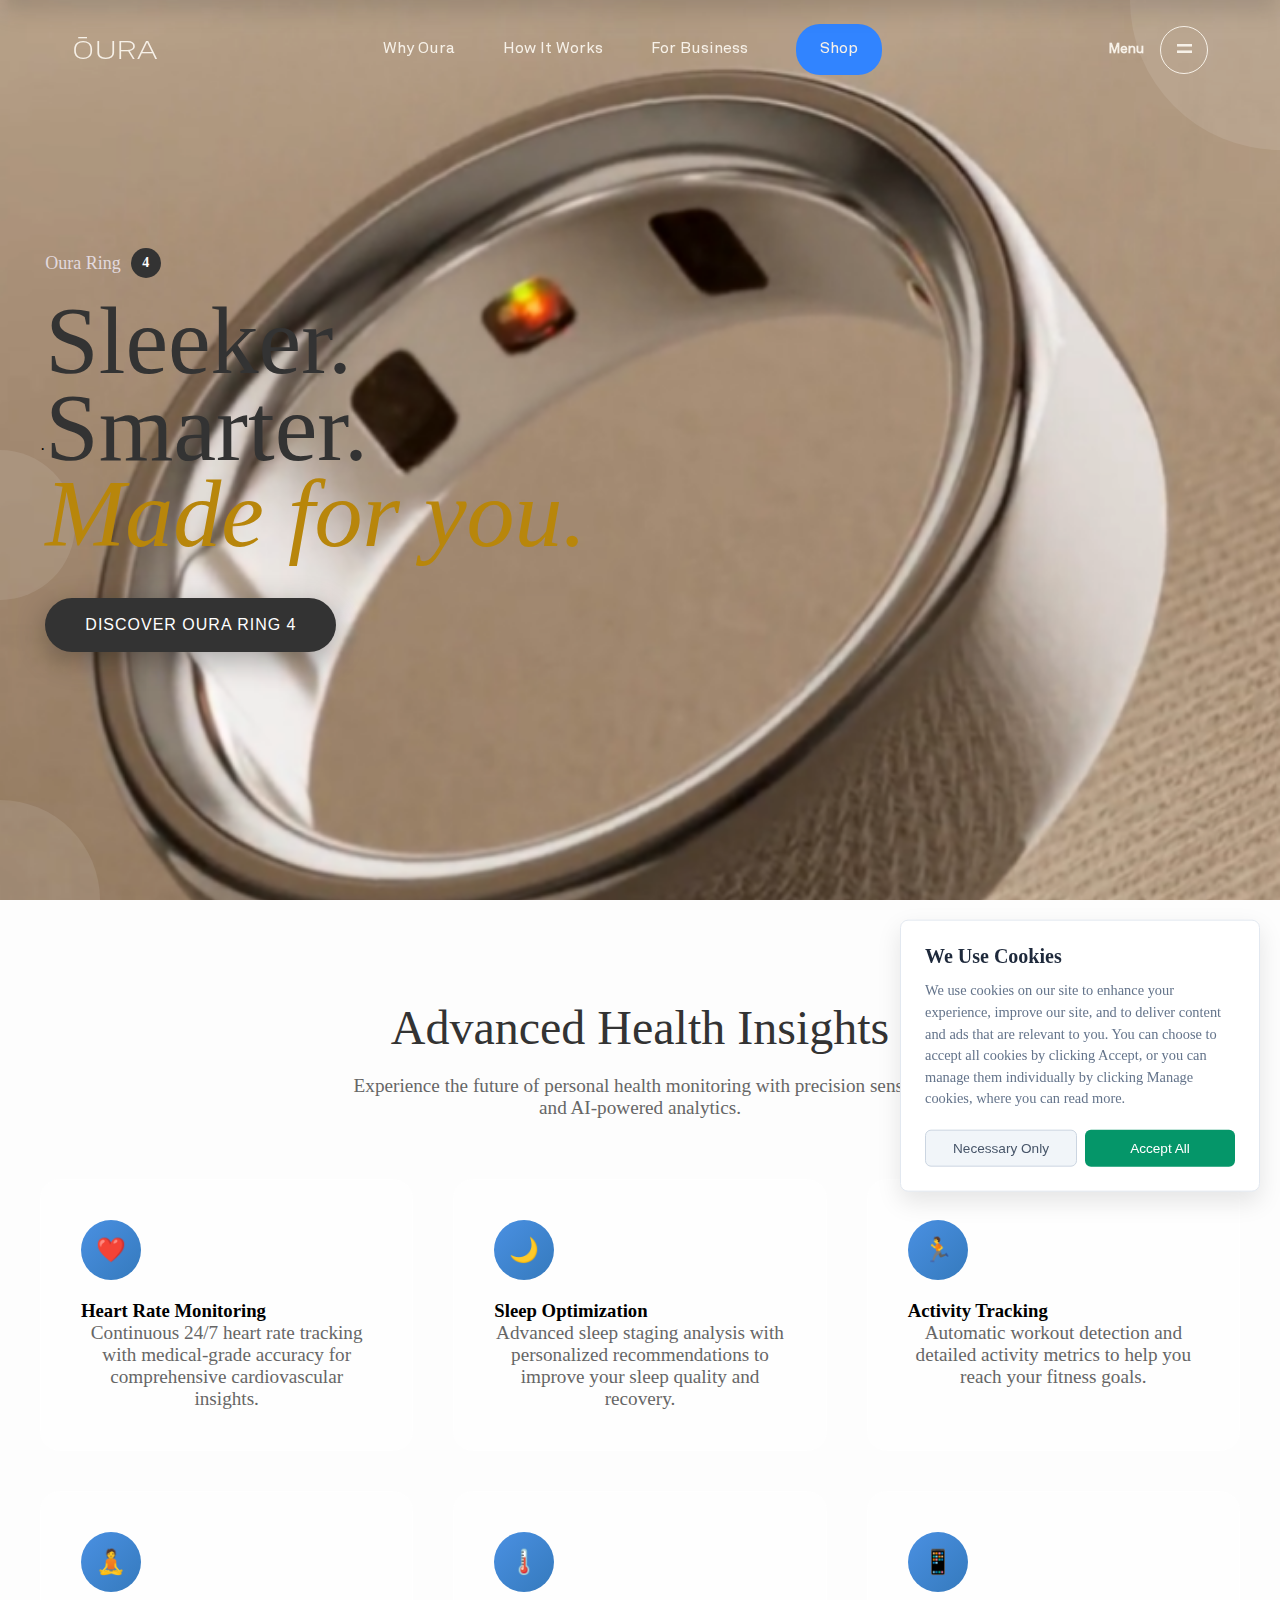
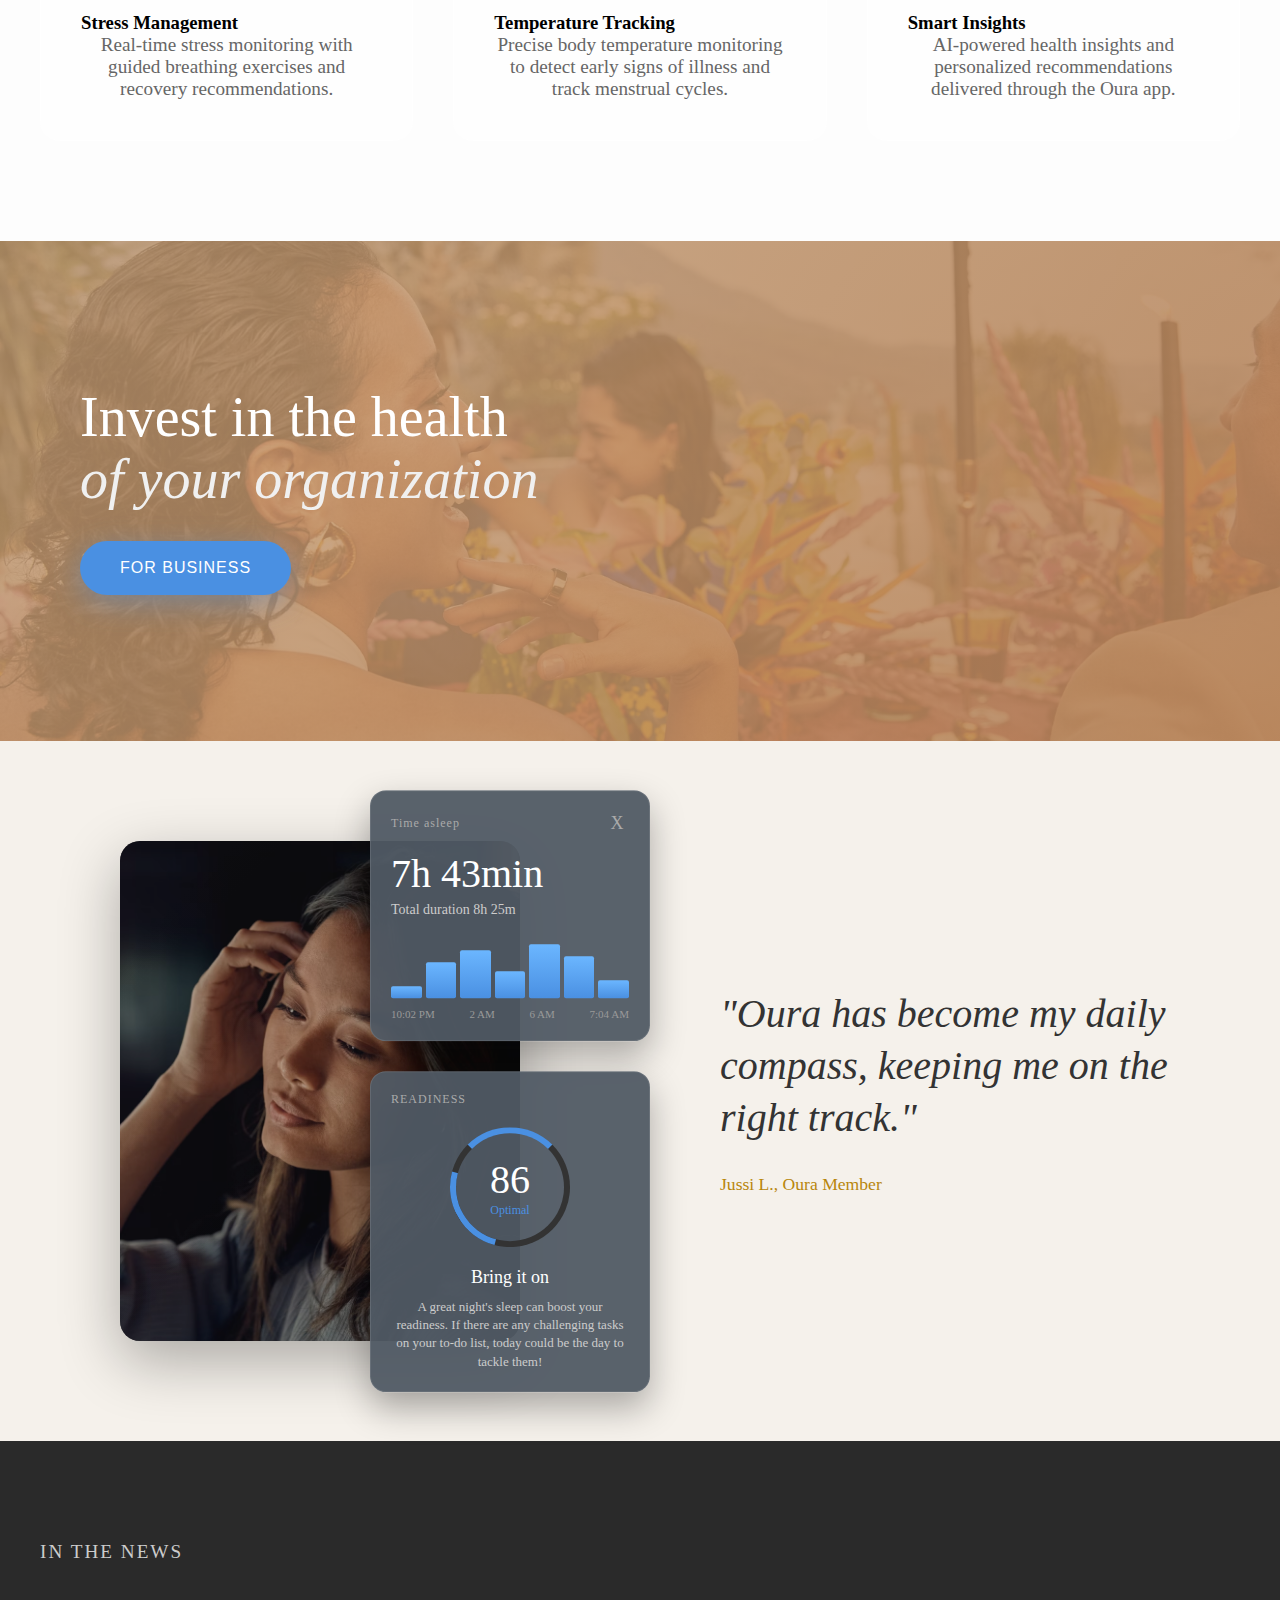
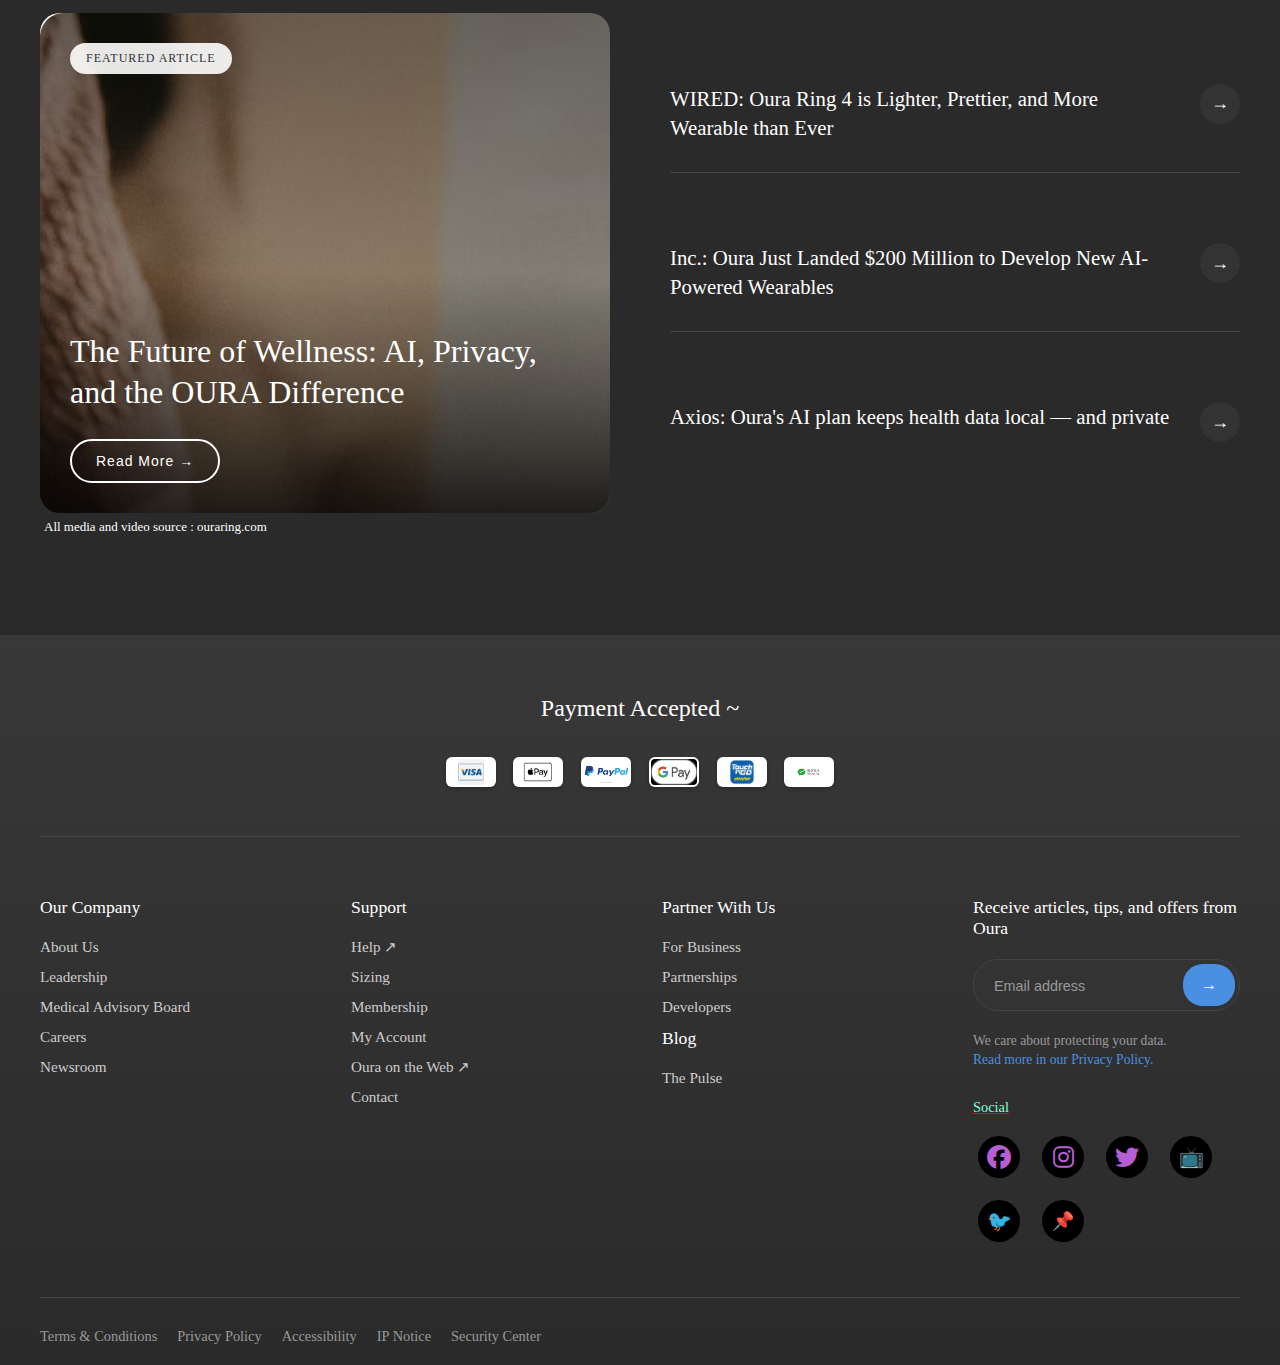
<file: HomePage/HomePage.html>
<!DOCTYPE html>

<html lang="en">
  <head>
    <meta charset="UTF-8" />
    <meta name="viewport" content="width=device-width, initial-scale=1.0" />
    <title>Oura Ring. Smart Ring for Fitness, Stress, Sleep & Health.</title>
    <link
      rel="icon"
      type="image/x-icon"
      href="../assets/images/icon-32x32.png"
    />
    <link rel="stylesheet" href="../components/header/header.css" />
    <link rel="stylesheet" href="../components/footer/footer.css" />
    <link rel="stylesheet" href="../shared/fonts.css" />
    <link rel="stylesheet" href="homepage.css" />
    <script src="homepage.js"></script>
    <link rel="stylesheet" href="../shared/Cookies/Cookies.css" />
    <script src="../shared/Cookies/Cookies.js"></script>

    <style>
      .caption {
        font-size: 13px;
        margin-top: 6px;
        margin-left: 4px;
      }
    </style>
  </head>

  <body>
    <header id="header" class="site-header"></header>

    <!-- Hero Section / after header -->
    <section class="hero light-navbar-section">
      ·
      <div class="overlay"></div>
      <div class="bg-elements">
        <div class="bg-circle"></div>
        <div class="bg-circle"></div>
        <div class="bg-circle"></div>
      </div>

      <div class="hero-content">
        <div class="product-label">
          Oura Ring <span class="version-badge">4</span>
        </div>
        <h1 class="hero-title">
          Sleeker.<br />
          Smarter.<br />
          <span class="emphasis">Made for you.</span>
        </h1>
          <a href="../ShopPage2/OuraRing4.html">
            <button class="cta-button">Discover Oura Ring 4</button>
          </a>
      </div>
    </section>

    <!-- Features Section -->
    <section class="features">
      <h2>Advanced Health Insights</h2>
      <p>
        Experience the future of personal health monitoring with precision
        sensors and AI-powered analytics.
      </p>

      <div class="features-grid">
        <div class="feature-card">
          <div class="feature-icon">❤️</div>
          <h3>Heart Rate Monitoring</h3>
          <p>
            Continuous 24/7 heart rate tracking with medical-grade accuracy for
            comprehensive cardiovascular insights.
          </p>
        </div>

        <div class="feature-card">
          <div class="feature-icon">🌙</div>
          <h3>Sleep Optimization</h3>
          <p>
            Advanced sleep staging analysis with personalized recommendations to
            improve your sleep quality and recovery.
          </p>
        </div>

        <div class="feature-card">
          <div class="feature-icon">🏃</div>
          <h3>Activity Tracking</h3>
          <p>
            Automatic workout detection and detailed activity metrics to help
            you reach your fitness goals.
          </p>
        </div>

        <div class="feature-card">
          <div class="feature-icon">🧘</div>
          <h3>Stress Management</h3>
          <p>
            Real-time stress monitoring with guided breathing exercises and
            recovery recommendations.
          </p>
        </div>

        <div class="feature-card">
          <div class="feature-icon">🌡️</div>
          <h3>Temperature Tracking</h3>
          <p>
            Precise body temperature monitoring to detect early signs of illness
            and track menstrual cycles.
          </p>
        </div>

        <div class="feature-card">
          <div class="feature-icon">📱</div>
          <h3>Smart Insights</h3>
          <p>
            AI-powered health insights and personalized recommendations
            delivered through the Oura app.
          </p>
        </div>
      </div>
    </section>

    <!-- Business CTA Section -->
    <section class="business-cta">
      <div class="business-content">
        <div class="business-image">
          <div class="business-gradient"></div>
          <h2>Invest in the health<br /><em>of your organization</em></h2>
          <a href="../ForBusiness/ForBusiness.html">
              <button class="business-btn">For Business</button>
            </a>
          </div>
      </div>
    </section>

    <!-- Testimonial greating Section -->
    <section class="testimonial-section">
      <div class="testimonial-content">
        <div class="app-showcase">
          <!--card left most -->
          <div class="person-silhouette">
            <div class="projection-bg">
              <img
                src="../assets/img/home4.png"
                alt="person use experience showcase from OURA apps"
              />
            </div>
          </div>

          <!-- card right top-->
          <div class="app-interfaces">
            <div class="app-card sleep-card">
              <div class="card-header">
                <span class="time-label">Time asleep</span>
                <button class="close-btn">X</button>
              </div>
              <div class="sleep-time">7h 43min</div>
              <div class="sleep-subtitle">Total duration 8h 25m</div>
              <div class="sleep-chart">
                <div class="chart-bars">
                  <div class="bar" style="height: 20%"></div>
                  <div class="bar" style="height: 60%"></div>
                  <div class="bar" style="height: 80%"></div>
                  <div class="bar" style="height: 45%"></div>
                  <div class="bar" style="height: 90%"></div>
                  <div class="bar" style="height: 70%"></div>
                  <div class="bar" style="height: 30%"></div>
                </div>
                <div class="chart-timeline">
                  <span>10:02 PM</span>
                  <span>2 AM</span>
                  <span>6 AM</span>
                  <span>7:04 AM</span>
                </div>
              </div>
            </div>

            <!--  Card right down-->
            <div class="app-card readiness-card">
              <div class="card-header">
                <span class="readiness-label">READINESS</span>
              </div>
              <div class="readiness-circle">
                <div class="circle-progress">
                  <span class="readiness-score">86</span>
                  <span class="readiness-status">Optimal</span>
                </div>
              </div>
              <div class="readiness-title">Bring it on</div>
              <div class="readiness-description">
                A great night's sleep can boost your readiness. If there are any
                challenging tasks on your to-do list, today could be the day to
                tackle them!
              </div>
            </div>
          </div>
        </div>

        <div class="testimonial-text">
          <blockquote>
            "Oura has become my daily compass, keeping me on the right track."
          </blockquote>
          <cite>Jussi L., Oura Member</cite>
        </div>
      </div>
    </section>

    <!-- News Section -->
    <section class="news-section light-navbar-section">
      <div class="news-container">
        <h2>IN THE NEWS</h2>

        <div class="news-grid">
          <div class="featured-article">
            <div class="article-badge">FEATURED ARTICLE</div>
            <div class="article-image">
              <div class="article-overlay light-navbar-section">
                <h3>
                  The Future of Wellness: AI, Privacy, and the OURA Difference
                </h3>
                <a href="../HomePage/HomePage.html">
                  <button class="read-more-btn">Read More →</button>
                </a>
              </div>
            </div>
          </div>

          <div class="news-list">
            <article class="news-item">
              <h4>
                WIRED: Oura Ring 4 is Lighter, Prettier, and More Wearable than Ever
              </h4>
              <a href="../HomePage/HomePage.html">
                <button class="news-arrow">→</button>
              </a>
            </article>

            <article class="news-item">
              <h4>
                Inc.: Oura Just Landed $200 Million to Develop New AI-Powered
                Wearables
              </h4>
              <a href="../HomePage/HomePage.html">
                <button class="news-arrow">→</button>
              </a>
            </article>

            <article class="news-item">
              <h4>
                Axios: Oura's AI plan keeps health data local — and private
              </h4>
              <a href="../HomePage/HomePage.html">
                <button class="news-arrow">→</button>
              </a>
            </article>
          </div>
        </div>
      </div>
      <p class="caption">All media and video source : ouraring.com</p>
    </section>

    <footer id="footer"></footer>

    <div id="overlay"></div>
    <div id="cookiePopup">
      <h2>We Use Cookies</h2>
      <p>
        We use cookies on our site to enhance your experience, improve our site,
        and to deliver content and ads that are relevant to you. You can choose
        to accept all cookies by clicking Accept, or you can manage them
        individually by clicking Manage cookies, where you can read more.
      </p>
      <div class="cookie-buttons">
        <button id="necessaryBtn" class="cookie-btn">Necessary Only</button>
        <button id="acceptAllBtn" class="cookie-btn">Accept All</button>
      </div>
    </div>

    <script>
      //load first , but not prior than <head>
      fetch("../components/header/header.html")
        .then((res) => res.text())
        .then((data) => {
          document.getElementById("header").innerHTML = data;
          const script = document.createElement("script");
          script.src = "../components/header/header.js";
          document.body.appendChild(script);
        });
      //dynamic load footer to  page
      fetch("../components/footer/footer.html")
        .then((res) => res.text())
        .then((data) => {
          document.getElementById("footer").innerHTML = data;
        });

      // add footer.css if not added in <link header>
      const link = document.createElement("link");
      link.rel = "stylesheet";
      link.href = "../components/footer/footer.css";
      document.head.appendChild(link);

      const link2 = document.createElement("link");
      link2.rel = "stylesheet";
      link2.href = "../shared/fonts.css";
      document.head.appendChild(link2);
    </script>
  </body>
</html>
</file>
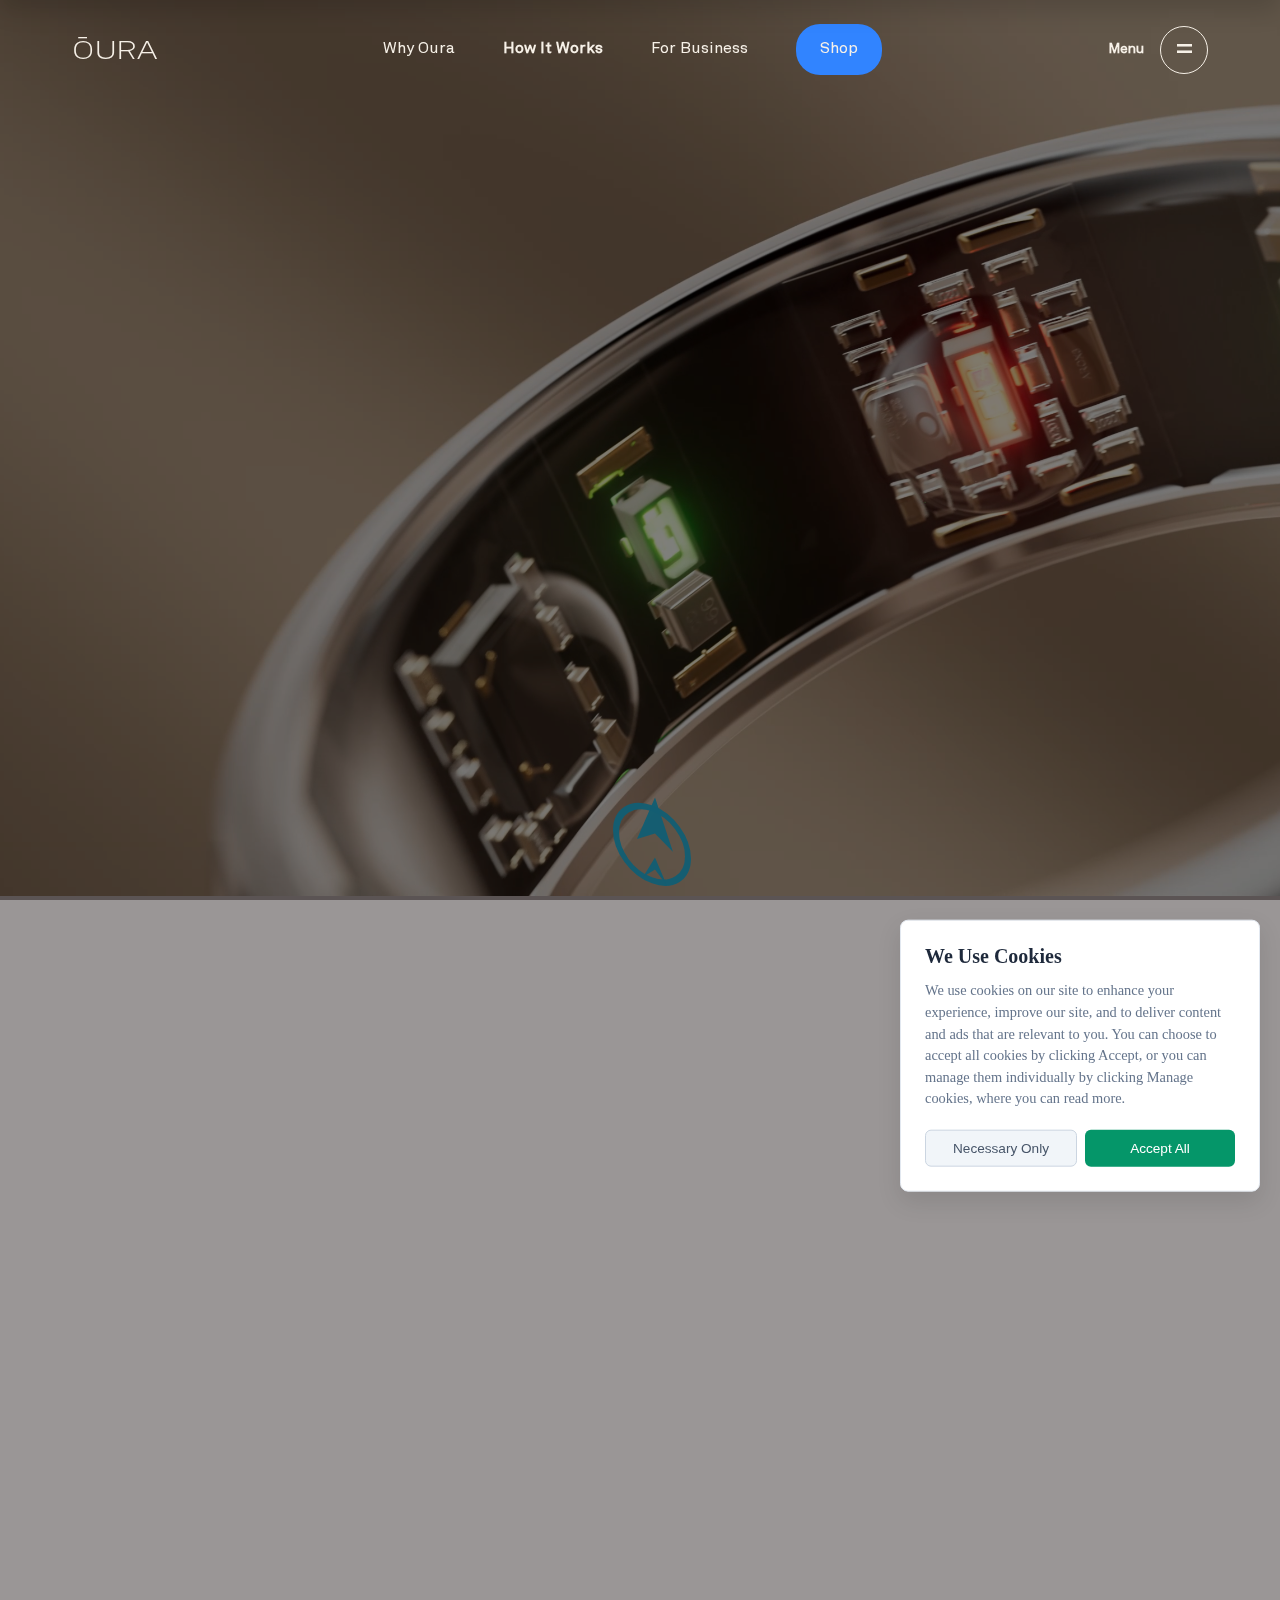
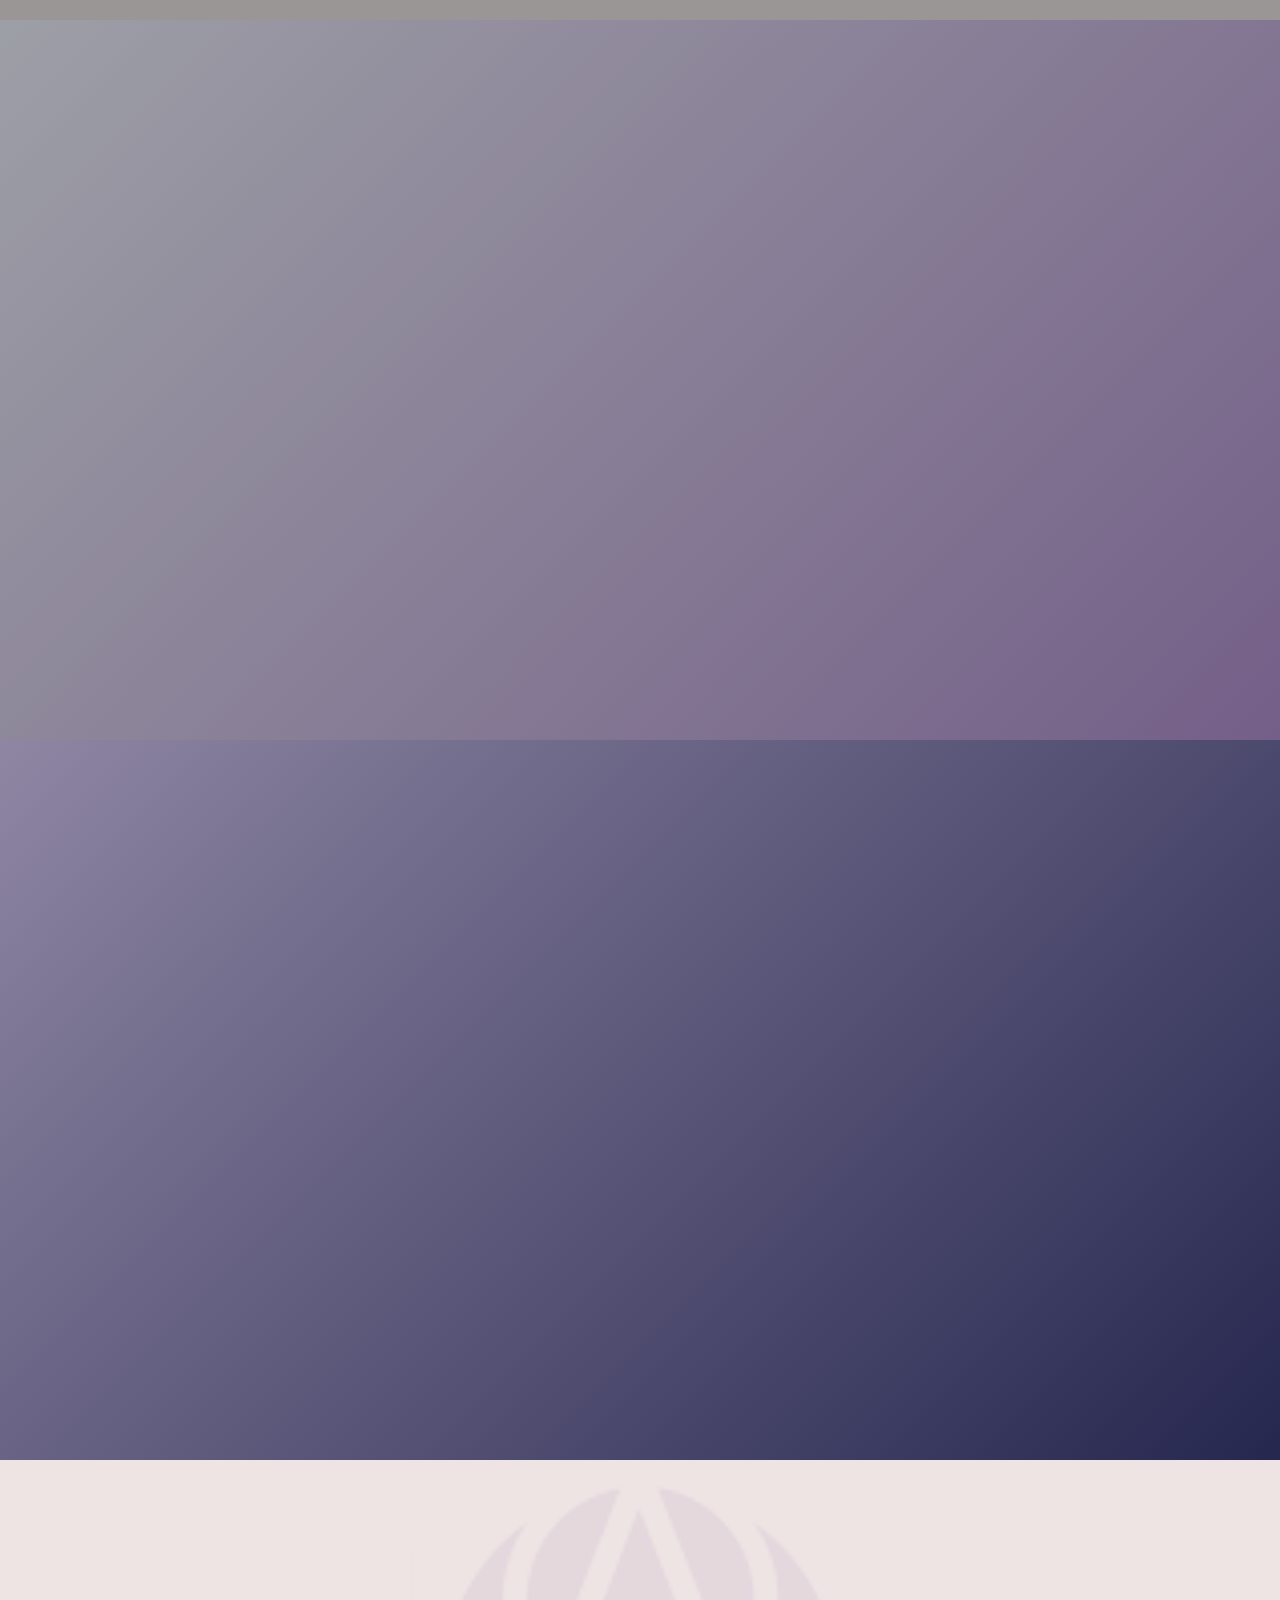
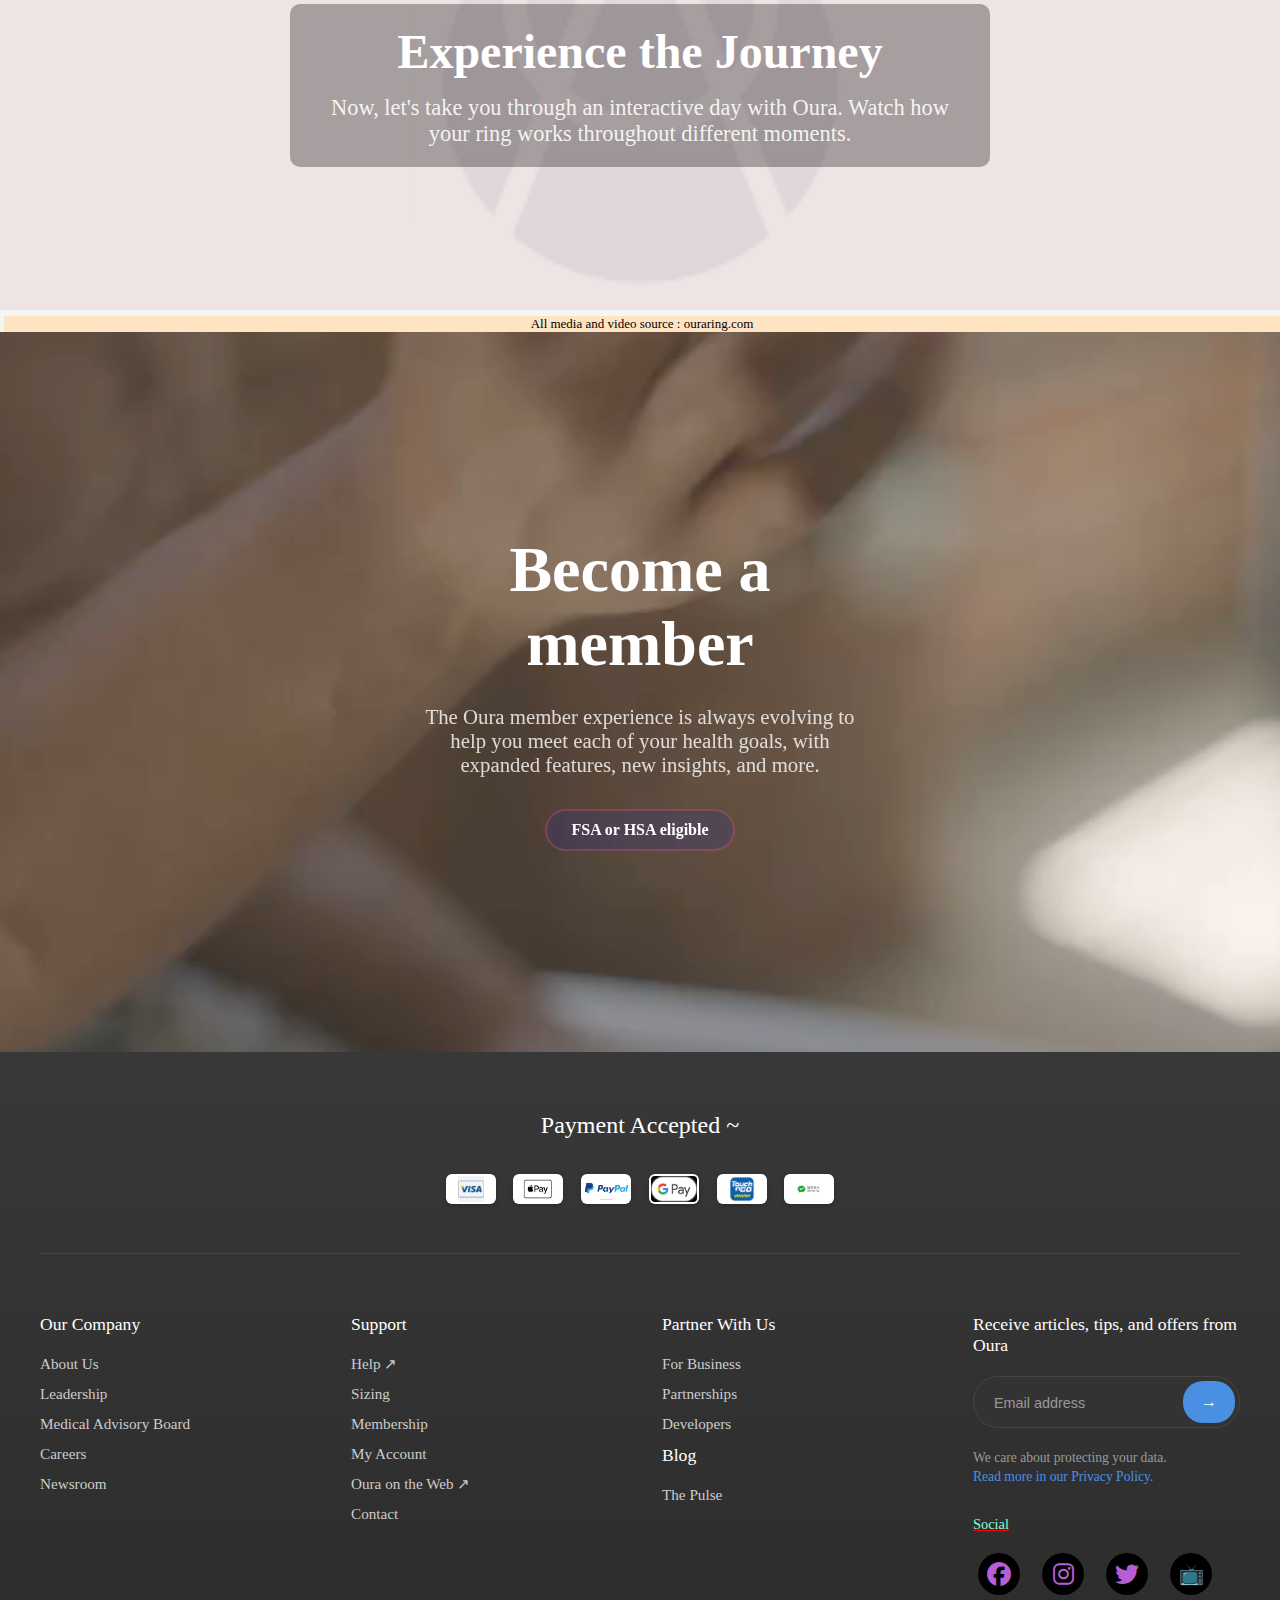
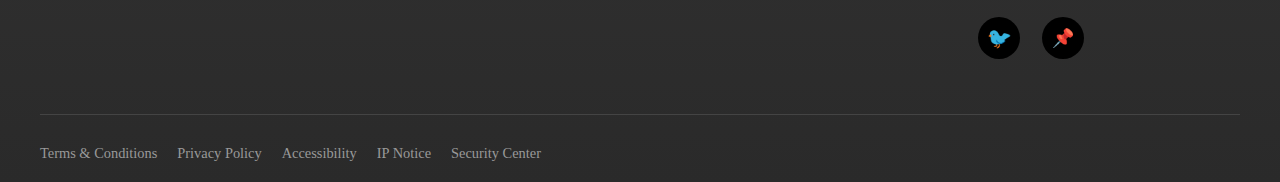
<file: HowItWorks/HowItWorks.html>
<!DOCTYPE html>
<html lang="en">
  <head>
    <meta charset="UTF-8" />
    <meta name="viewport" content="width=device-width, initial-scale=1.0" />
    <title>How does Oura Ring work: Smart Ring Health Tracking</title>
    <link
      rel="icon"
      type="image/x-icon"
      href="../assets/images/icon-32x32.png"
    />
    <link rel="stylesheet" href="../components/header/header.css" />
    <link rel="stylesheet" href="../components/footer/footer.css" />
    <link rel="stylesheet" href="howitworks.css" />
    <link rel="stylesheet" href="../shared/Cookies/Cookies.css" />
    <link rel="stylesheet" href="../shared/fonts.css" />
    <script src="../shared/Cookies/Cookies.js"></script>

    <style>
      .caption {
        font-size: 13px;
        margin-top: 6px;
        margin-left: 4px;
        text-align: center;
        background-color: bisque;
      }
    </style>
  </head>

  <body>
    <header id="header" class="site-header"></header>

    <!-- Hero Section -->
    <section class="hero-section light-navbar-section">
      <div class="hero-overlay"></div>
      <video src="../assets/vid/hero_bg_d.mp4" loop autoplay muted></video>
      <div class="hero-content">
        <h1 class="hero-title">How It Works</h1>
        <h2 class="hero-subtitle">Spend a day with Oura</h2>
        <p class="hero-description">
          That smart ring on your finger? It's continually collecting data on
          over 20 biometrics that directly impact your wellbeing, day and night.
        </p>
      </div>

      <div class="scroll-indicator">
        <svg
          width="48"
          height="48"
          viewBox="0 0 38 48"
          fill="none"
          xmlns="http://www.w3.org/2000/svg"
        >
          <circle
            cx="23"
            cy="24"
            r="12"
            stroke="currentColor"
            stroke-width="2"
            fill="none"
          />

          <path d="M24 8 L30 24 L24 20 L18 24 Z" fill="currentColor" />

          <path d="M24 28 L28 36 L24 32 L20 36 Z" fill="currentColor" />
        </svg>
      </div>
    </section>

    <!-- Wake Up Section -->
    <section class="traditional-section section-dark light-navbar-section">
      <div class="section-container">
        <div class="section-content">
          <h2 class="section-title">Wake up rested</h2>
          <p class="section-description">
            Check your daily Readiness and Sleep Scores in the Oura App to
            clearly understand if you're ready to get after it or if you should
            get back in bed.
          </p>
          <ul class="section-features">
            <li>Personalized sleep insights</li>
            <li>Daily readiness scores</li>
            <li>Sleep quality analysis</li>
            <li>Recovery recommendations</li>
          </ul>
        </div>
        <div class="section-visual">
          <img
            src="../assets/img/heart_rate_variability_en.png"
            alt="line chart Variability"
          />
        </div>
      </div>
    </section>

    <!-- Activity Section -->
    <section class="traditional-section section-gradient light-navbar-section">
      <div class="section-container">
        <div class="section-visual">
          <img
            src="../assets/img/bedtime_guidance_en.png"
            alt="piechart Variability"
          />
        </div>
        <div class="section-content">
          <h2 class="section-title">Ready, set, get going</h2>
          <p class="section-description">
            From running to rowing, Oura tracks your daily movement to help you
            achieve your goals. You're not in it alone — share your daily scores
            and achievements with your community in Oura Circles.
          </p>
          <ul class="section-features">
            <li>Activity tracking</li>
            <li>Movement goals</li>
            <li>Community sharing</li>
            <li>Progress insights</li>
          </ul>
        </div>
      </div>
    </section>

    <!-- Balance Section -->
    <section class="traditional-section section-purple light-navbar-section">
      <div class="section-container">
        <div class="section-content">
          <h2 class="section-title">Find balance in your day</h2>
          <p class="section-description">
            Oura detects and guides you through moments of stress to help you
            find balance in your day-to-day.
          </p>
          <ul class="section-features">
            <li>Stress detection</li>
            <li>Guided breathing</li>
            <li>Balance insights</li>
            <li>Mindfulness reminders</li>
          </ul>
        </div>
        <div class="section-visual">
          <img
            src="../assets/img/daytime_stress_en_1.png"
            alt="graph1 Variability"
          />
        </div>
      </div>
    </section>

    <!-- Transition Section -->
    <section class="transition-section">
      <div class="transition-content">
        <h2 class="transition-title">Experience the Journey</h2>
        <p class="transition-subtitle">
          Now, let's take you through an interactive day with Oura. Watch how
          your ring works throughout different moments.
        </p>
      </div>
    </section>
    <p class="caption">All media and video source : ouraring.com</p>

    <!-- Membership Section -->
    <section class="membership-section light-navbar-section">
      <video
        src="../assets/vid/how_it_works_3pm.mp4"
        autoplay
        muted
        loop
      ></video>
      <div class="membership-container">
        <h2 class="membership-title">Become a member</h2>
        <p class="membership-description">
          The Oura member experience is always evolving to help you meet each of
          your health goals, with expanded features, new insights, and more.
        </p>
        <div class="membership-badge">FSA or HSA eligible</div>
      </div>
    </section>

    <footer ></footer>

    <div id="overlay"></div>
    <div id="cookiePopup">
      <h2>We Use Cookies</h2>
      <p>
        We use cookies on our site to enhance your experience, improve our site,
        and to deliver content and ads that are relevant to you. You can choose
        to accept all cookies by clicking Accept, or you can manage them
        individually by clicking Manage cookies, where you can read more.
      </p>
      <div class="cookie-buttons">
        <button id="necessaryBtn" class="cookie-btn">Necessary Only</button>
        <button id="acceptAllBtn" class="cookie-btn">Accept All</button>
      </div>
    </div>

    <script src="howitworks.js"></script>
    <script>
      fetch("../components/header/header.html")
        .then((res) => res.text())
        .then((data) => {
          document.getElementById("header").innerHTML = data;
          const script = document.createElement("script");
          script.src = "../components/header/header.js";
          document.body.appendChild(script);
        });

      fetch("../components/footer/footer.html")
        .then((res) => res.text())
        .then((data) => {
          document.querySelector("footer").innerHTML = data;
        });
    </script>
  </body>
</html>
</file>
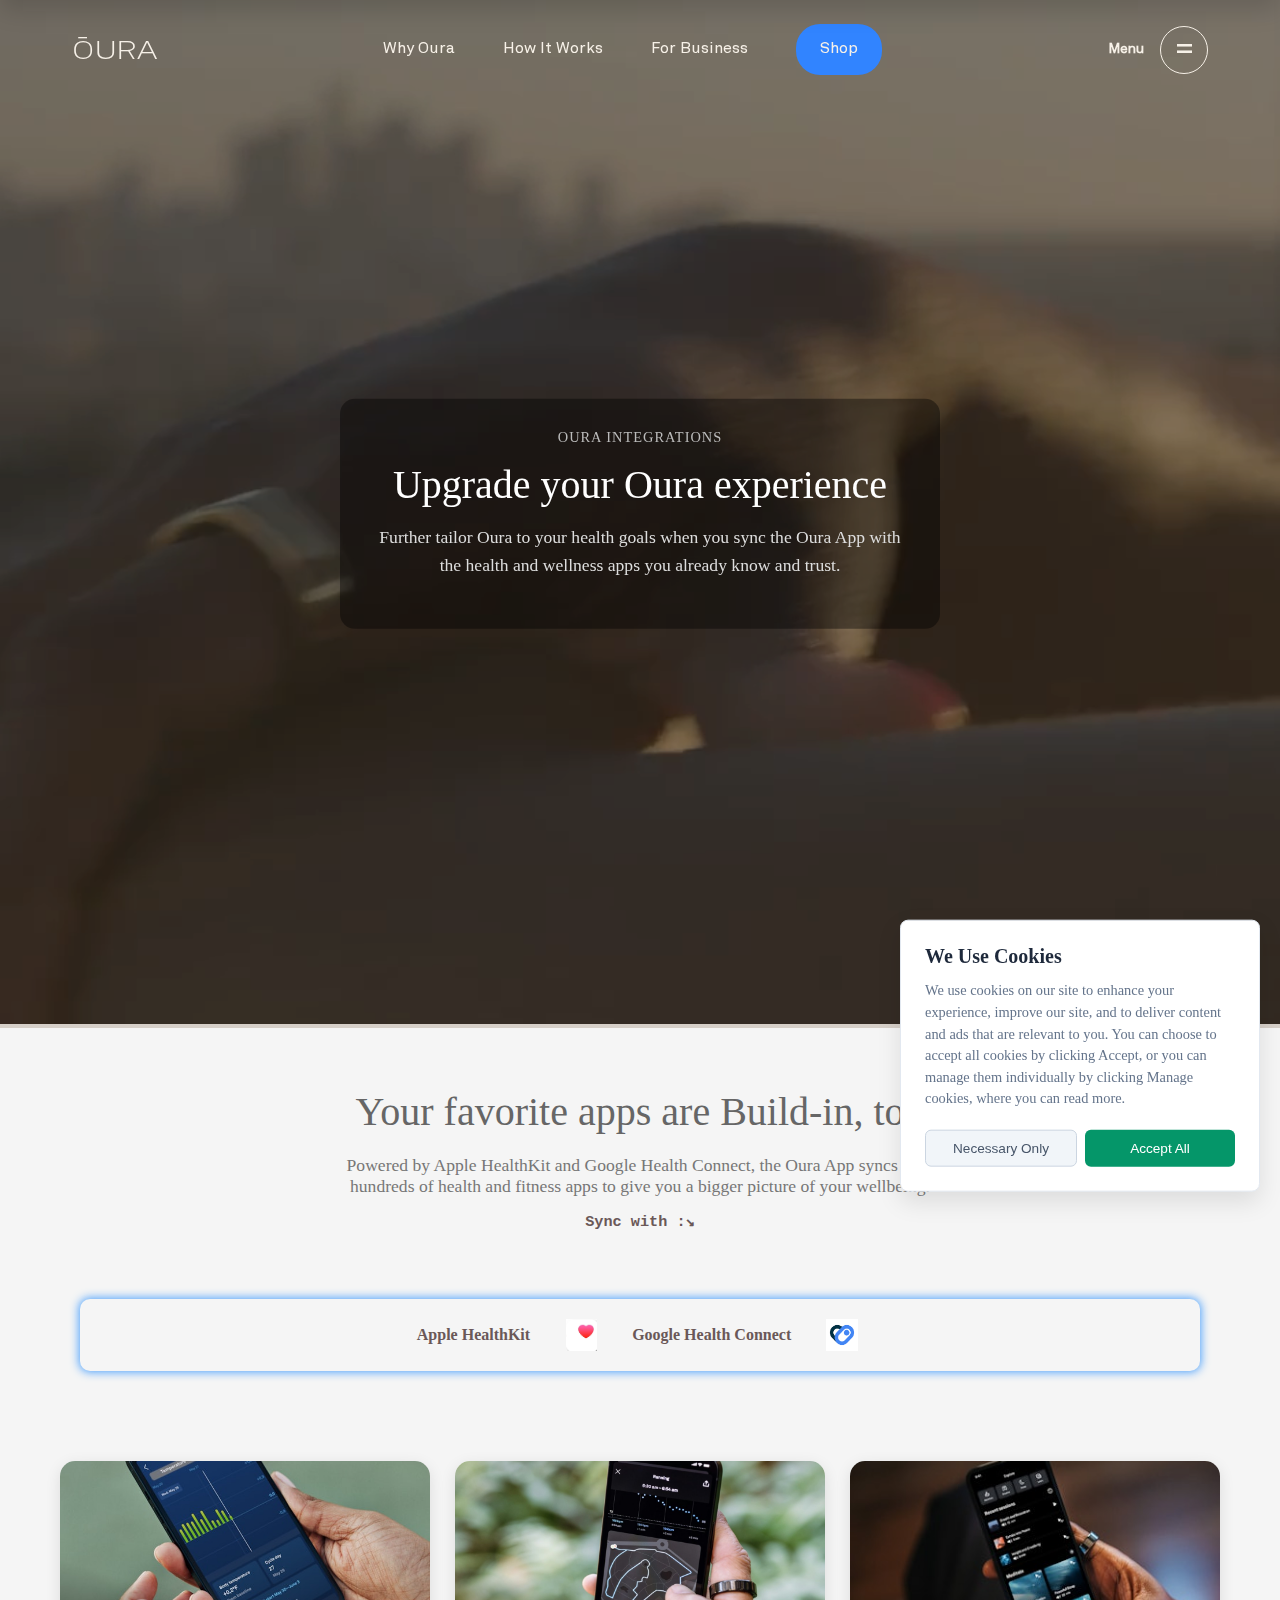
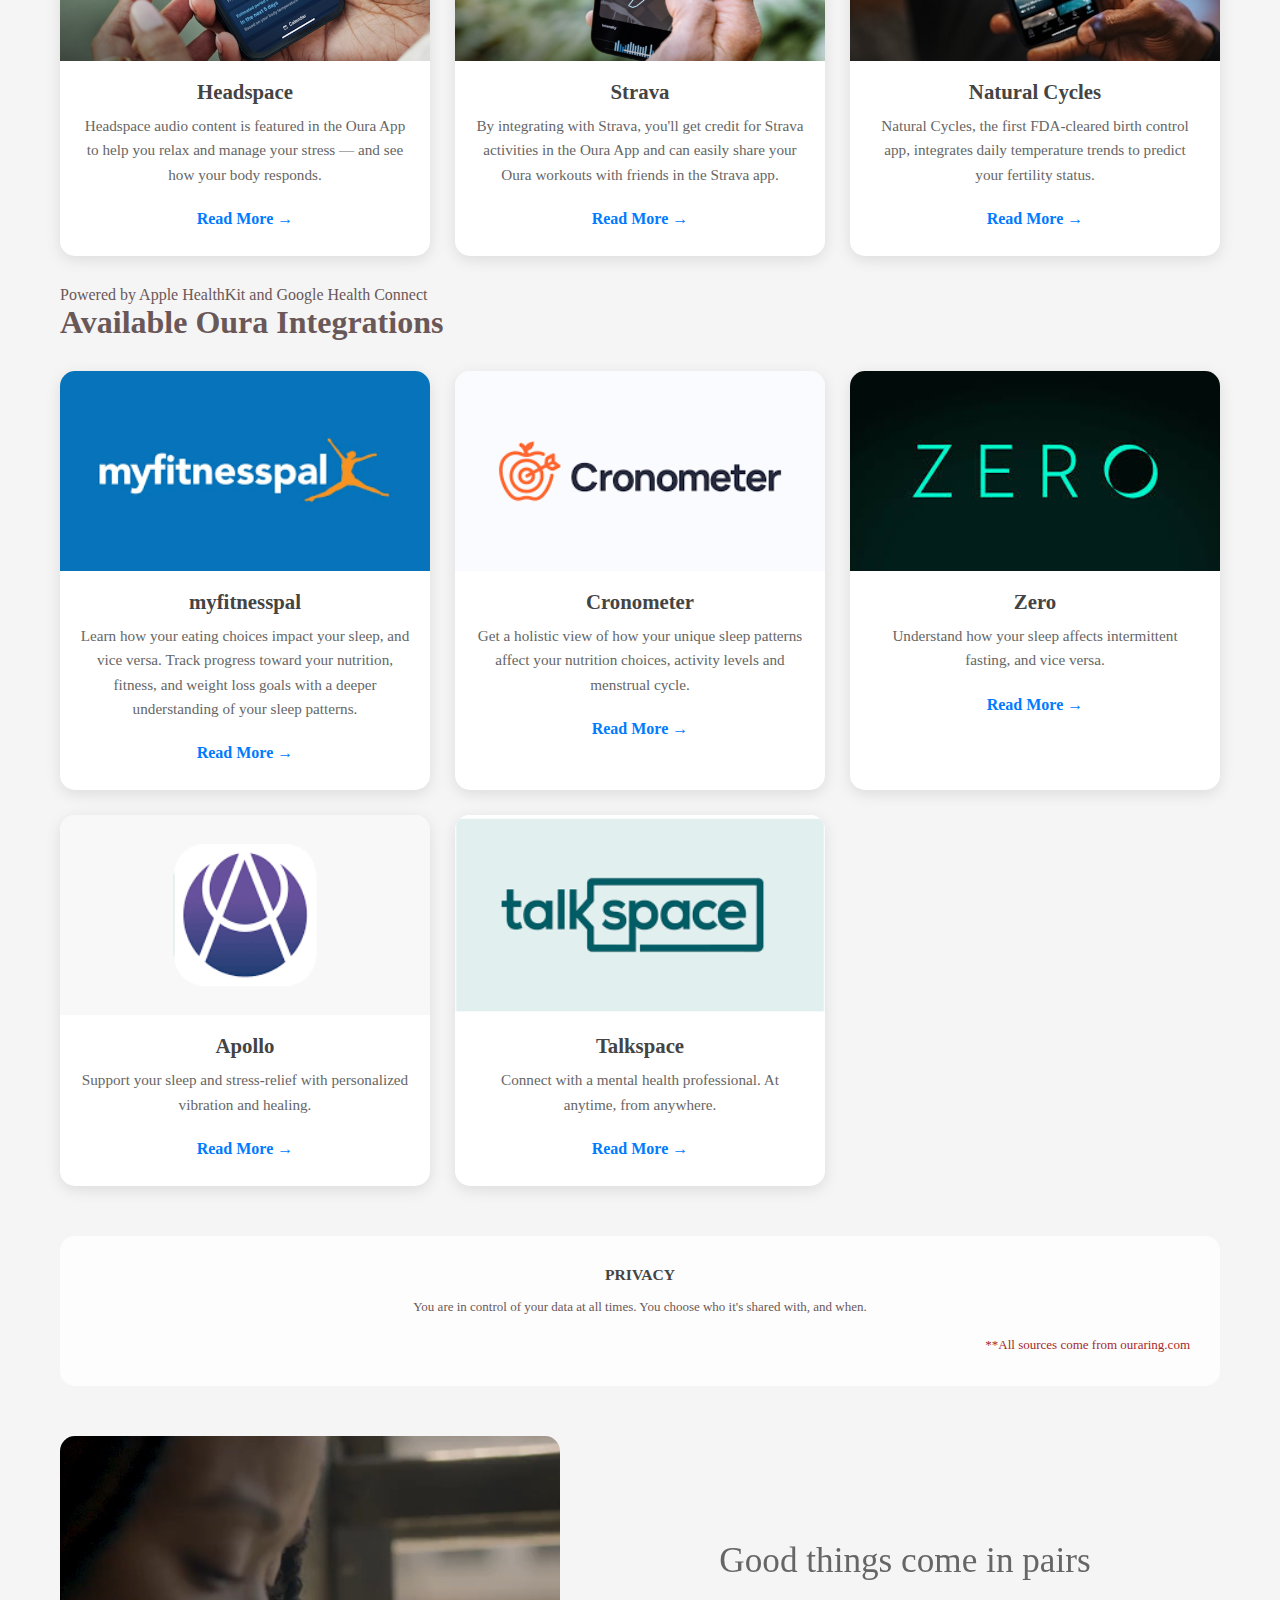
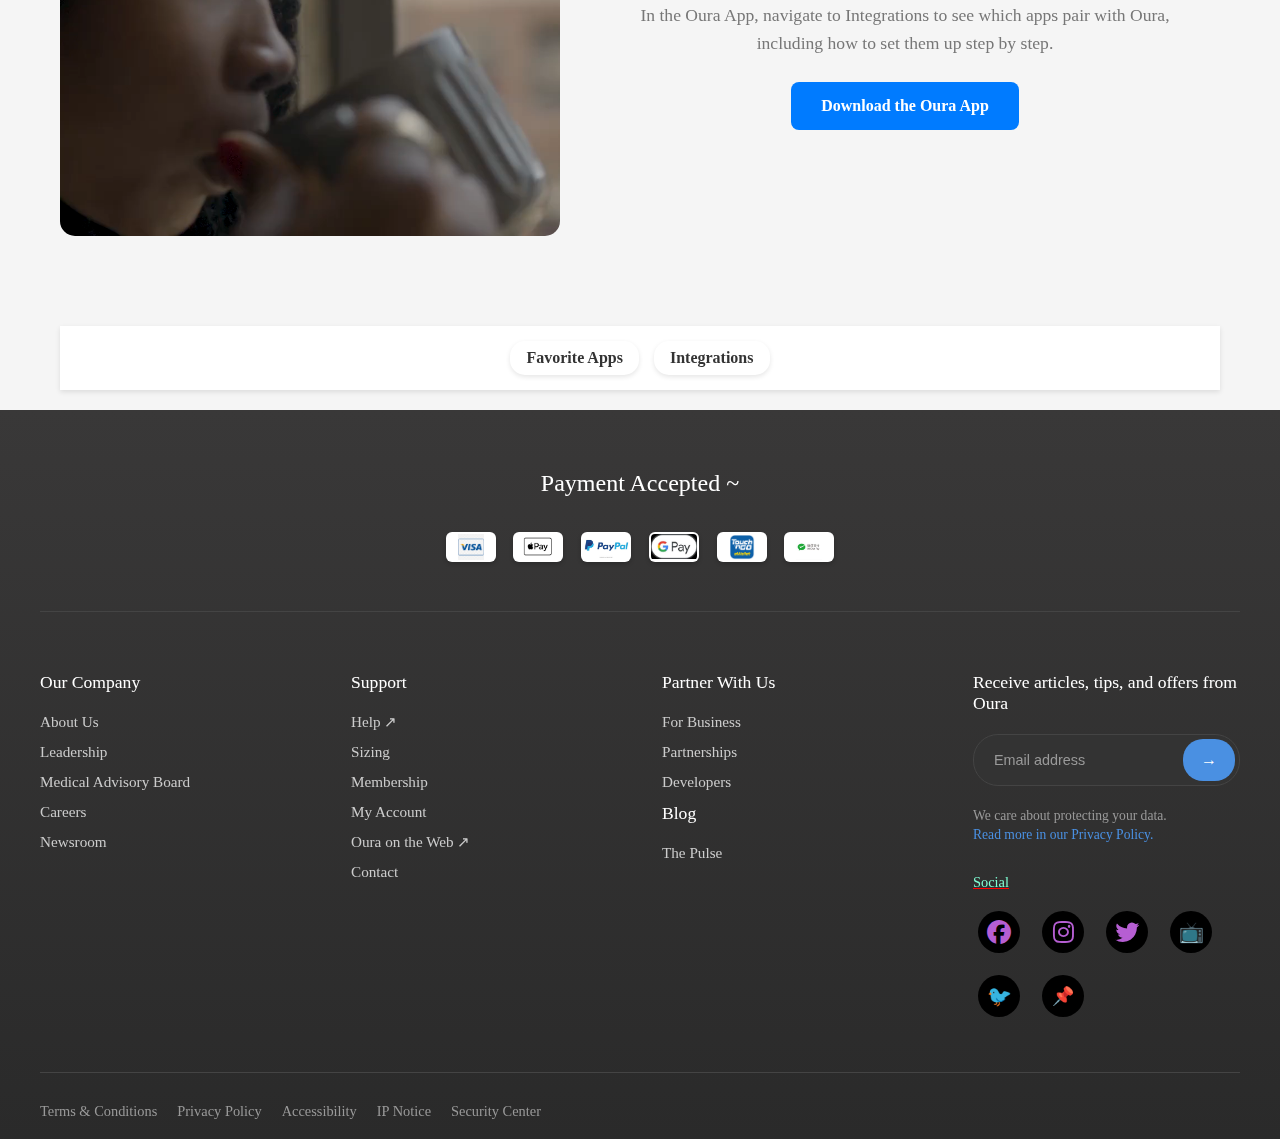
<file: HowItWorks2/Integrations.html>
<!DOCTYPE html>
<html lang="en">
  <head>
    <meta charset="UTF-8" />
    <meta name="viewport" content="width=device-width, initial-scale=1.0" />
    <title>Seamless Integrations with Oura Ring: Boost Your Experience</title>
    <link
      rel="icon"
      type="image/x-icon"
      href="../assets/images/icon-32x32.png"
    />
    <link rel="stylesheet" href="../components/header/header.css" />
    <link rel="stylesheet" href="../components/footer/footer.css" />
    <link rel="stylesheet" href="../shared/fonts.css" />
    <script src="../shared/Cookies/Cookies.js"></script>
    <link rel="stylesheet" href="integration.css" />
    <script src="integration.js"></script>
    <link rel="stylesheet" href="../shared/Cookies/Cookies.css" />
    <style>
      .caption {
        font-size: 13px;
        margin-top: 20px;
        margin-left: 4px;
        margin-bottom: 0px;
        text-align: right;
        color: brown !important;
      }
    </style>
  </head>
  <body>
    <header id="header" class="site-header"></header>

    <div class="upgrade-section light-navbar-section">
      <video
        src="../assets/vid/how_it_works_6pm.mp4"
        alt="Person after phone"
        autoplay
        muted
        loop
        width="100%"
      ></video>
      <div class="upgrade-content">
        <div class="upgrade-label">OURA INTEGRATIONS</div>
        <h2>Upgrade your Oura experience</h2>
        <p>
          Further tailor Oura to your health goals when you sync the Oura App
          with the health and wellness apps you already know and trust.
        </p>
      </div>
    </div>

    <div class="container" class="light-navbar-section">
      <!-- Favorite Apps Section -->
      <div id="favorite-apps" class="header2">
        <h1>Your favorite apps are Build-in, too</h1>
        <p>
          Powered by Apple HealthKit and Google Health Connect, the Oura App
          syncs with hundreds of health and fitness apps to give you a bigger
          picture of your wellbeing.
        </p>
        <pre>
        <h3>Sync with :&#x2198;</h3>
      </pre>
        <br />
        <div class="icons">
          <h4>Apple HealthKit</h4>
          <img
            class="front"
            src="../assets/img/applehealth.png"
            alt="Apple HealthKit"
          />
          <h4>Google Health Connect</h4>
          <img
            class="back_with_space"
            src="../assets/img/gogolehealth-integration1.png"
            alt="Google Health Connect"
          />
        </div>
      </div>

      <div class="apps">
        <div class="app-card">
          <img src="../assets/img/natural-cycles-card_3.png" alt="Headspace" />
          <h3>Headspace</h3>
          <p>
            Headspace audio content is featured in the Oura App to help you
            relax and manage your stress — and see how your body responds.
          </p>
          <a href="../HowItWorks2/Integrations.html">Read More →</a>
        </div>
        <div class="app-card">
          <img src="../assets/img/strava-card_7.png" alt="Strava" />
          <h3>Strava</h3>
          <p>
            By integrating with Strava, you'll get credit for Strava activities
            in the Oura App and can easily share your Oura workouts with friends
            in the Strava app.
          </p>
          <a href="#">Read More →</a>
        </div>
        <div class="app-card">
          <img src="../assets/img/headspace-card_5.png" alt="Natural Cycles" />
          <h3>Natural Cycles</h3>
          <p>
            Natural Cycles, the first FDA-cleared birth control app, integrates
            daily temperature trends to predict your fertility status.
          </p>
          <a href="#">Read More →</a>
        </div>
      </div>
      <div class="powered-by">
        <p>Powered by Apple HealthKit and Google Health Connect</p>
      </div>

      <!-- Select Integrations Section -->
      <div id="integrations" class="header">
        <h1>Available Oura Integrations</h1>
      </div>
      <div class="integrations">
        <div class="integration-card">
          <img
            src="../assets/img/myfitness-integration.png"
            alt="myfitnesspal"
          />
          <h3>myfitnesspal</h3>
          <p>
            Learn how your eating choices impact your sleep, and vice versa.
            Track progress toward your nutrition, fitness, and weight loss goals
            with a deeper understanding of your sleep patterns.
          </p>
          <a href="../assets/img/headspace-card_5.png">Read More →</a>
        </div>
        <div class="integration-card">
          <img
            src="../assets/img/cronometer-integration.png"
            alt="Cronometer"
          />
          <h3>Cronometer</h3>
          <p>
            Get a holistic view of how your unique sleep patterns affect your
            nutrition choices, activity levels and menstrual cycle.
          </p>
          <a href="../assets/img/headspace-card_5.png">Read More →</a>
        </div>
        <div class="integration-card">
          <img src="../assets/img/zero-intgration.jpeg" alt="Zero" />
          <h3>Zero</h3>
          <p>
            Understand how your sleep affects intermittent fasting, and vice
            versa.
          </p>
          <a href="../assets/img/headspace-card_5.png">Read More →</a>
        </div>
        <div class="integration-card">
          <img src="../assets/img/apollo-integration.png" alt="Apollo" />
          <h3>Apollo</h3>
          <p>
            Support your sleep and stress-relief with personalized vibration and
            healing.
          </p>
          <a href="../assets/img/headspace-card_5.png">Read More →</a>
        </div>
        <div class="integration-card">
          <img src="../assets/img/takspace-intefration.png" alt="Talkspace" />
          <h3>Talkspace</h3>
          <p>
            Connect with a mental health professional. At anytime, from
            anywhere.
          </p>
          <a href="../assets/img/headspace-card_5.png">Read More →</a>
        </div>
      </div>
      <div class="privacy">
        <p>PRIVACY</p>
        <p>
          You are in control of your data at all times. You choose who it's
          shared with, and when.
        </p>
        <p class="caption">**All sources come from ouraring.com</p>
      </div>
      <div class="image-section">
        <video
          src="../assets/vid/how_it_works_12pm.mp4"
          autoplay
          muted
          loop
        ></video>
        <div class="text">
          <h2>Good things come in pairs</h2>
          <p>
            In the Oura App, navigate to Integrations to see which apps pair
            with Oura, including how to set them up step by step.
          </p>
          <a href="../HowItWorks2/Integrations.html" class="download-btn"
            >Download the Oura App</a
          >
        </div>
      </div>
    </div>
    <div class="container">
      <nav>
        <ul>
          <li><a href="#favorite-apps">Favorite Apps</a></li>
          <li><a href="#integrations">Integrations</a></li>
        </ul>
      </nav>
    </div>
    <footer id="footer" class="light-navbar-section"></footer>

    <div id="overlay"></div>
    <div id="cookiePopup">
      <h2>We Use Cookies</h2>
      <p>
        We use cookies on our site to enhance your experience, improve our site,
        and to deliver content and ads that are relevant to you. You can choose
        to accept all cookies by clicking Accept, or you can manage them
        individually by clicking Manage cookies, where you can read more.
      </p>
      <div class="cookie-buttons">
        <button id="necessaryBtn" class="cookie-btn">Necessary Only</button>
        <button id="acceptAllBtn" class="cookie-btn">Accept All</button>
      </div>
    </div>

    <script>
      //load first , but not prior than <head>
      fetch("../components/header/header.html")
        .then((res) => res.text())
        .then((data) => {
          document.getElementById("header").innerHTML = data;

          const script = document.createElement("script");
          script.src = "../components/header/header.js";
          document.body.appendChild(script);
        });
      //dynamic load footer to  page
      fetch("../components/footer/footer.html")
        .then((res) => res.text())
        .then((data) => {
          document.getElementById("footer").innerHTML = data;
        });

      // add footer.css if not added in <link header>
      const link = document.createElement("link");
      link.rel = "stylesheet";
      link.href = "../components/footer/footer.css";
      document.head.appendChild(link);

      const link2 = document.createElement("link");
      link2.rel = "stylesheet";
      link2.href = "../shared/fonts.css";
      document.head.appendChild(link2);
    </script>
  </body>
</html>
</file>
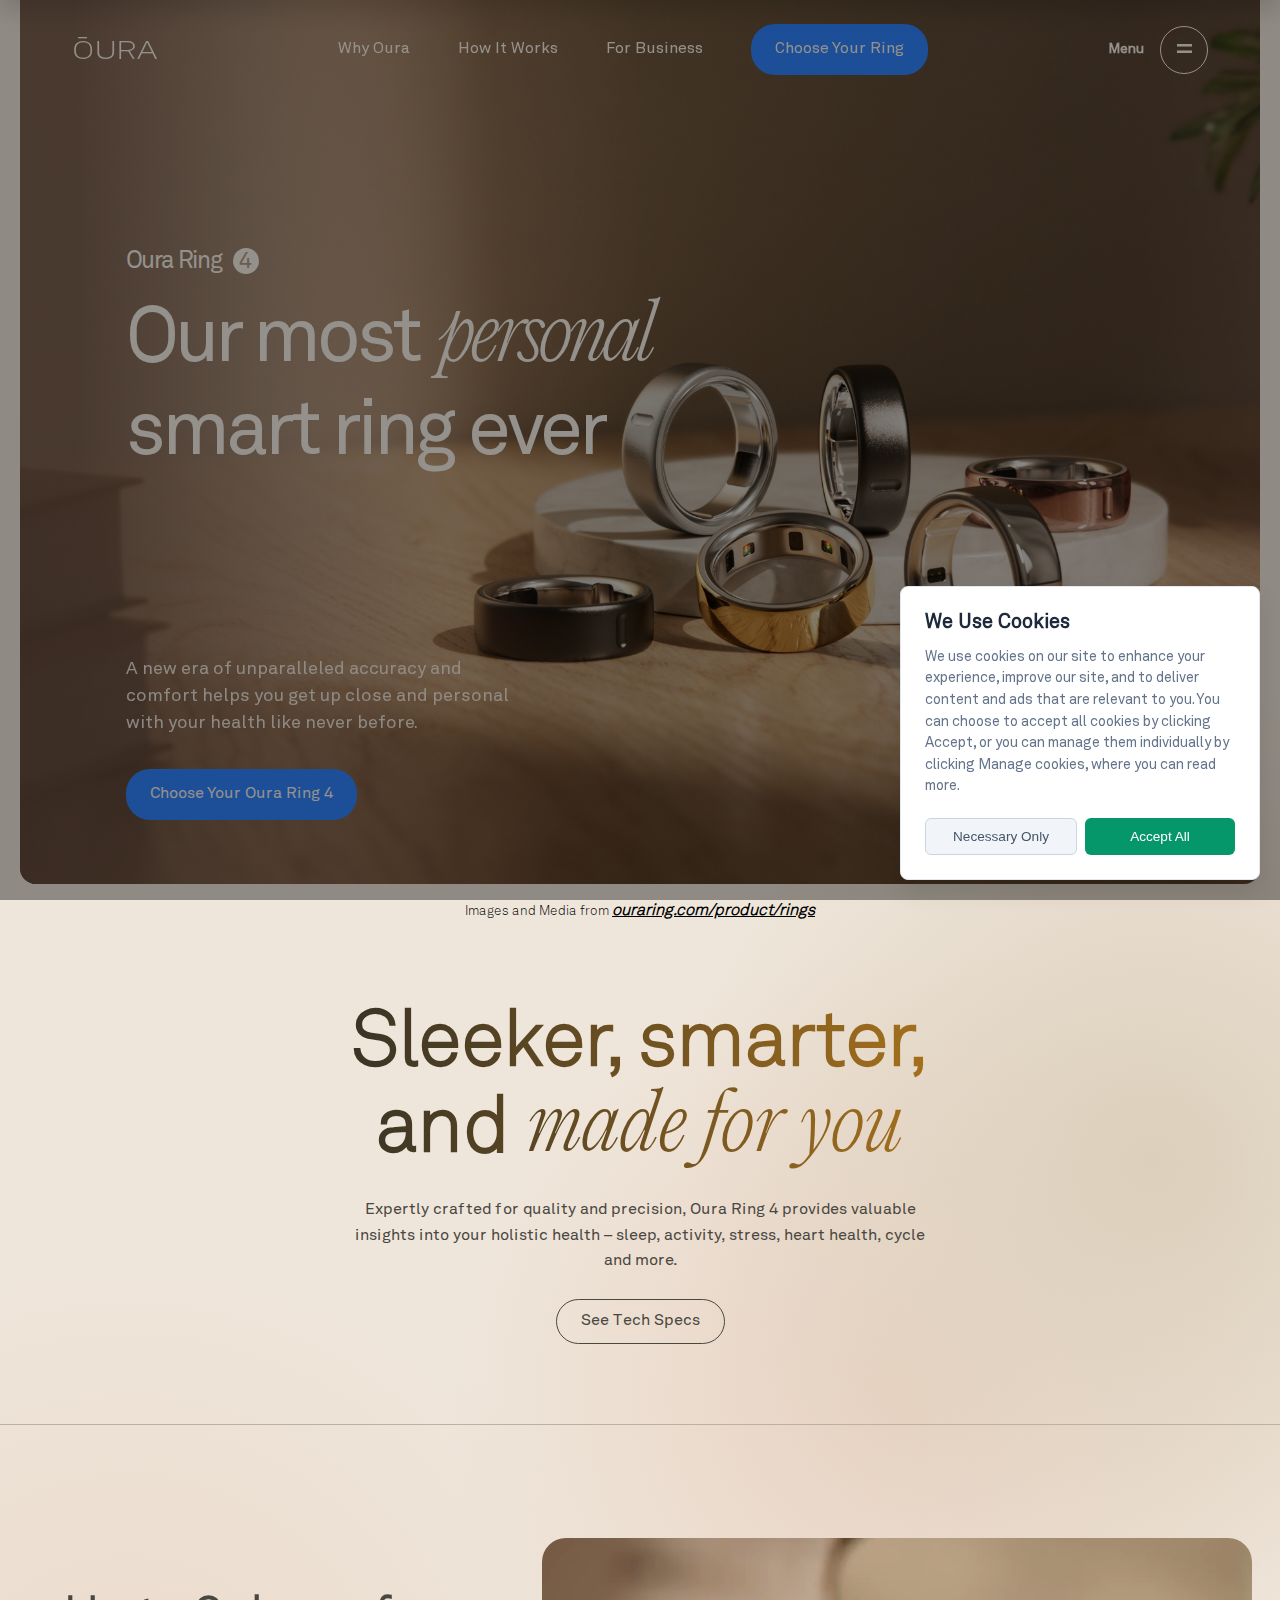
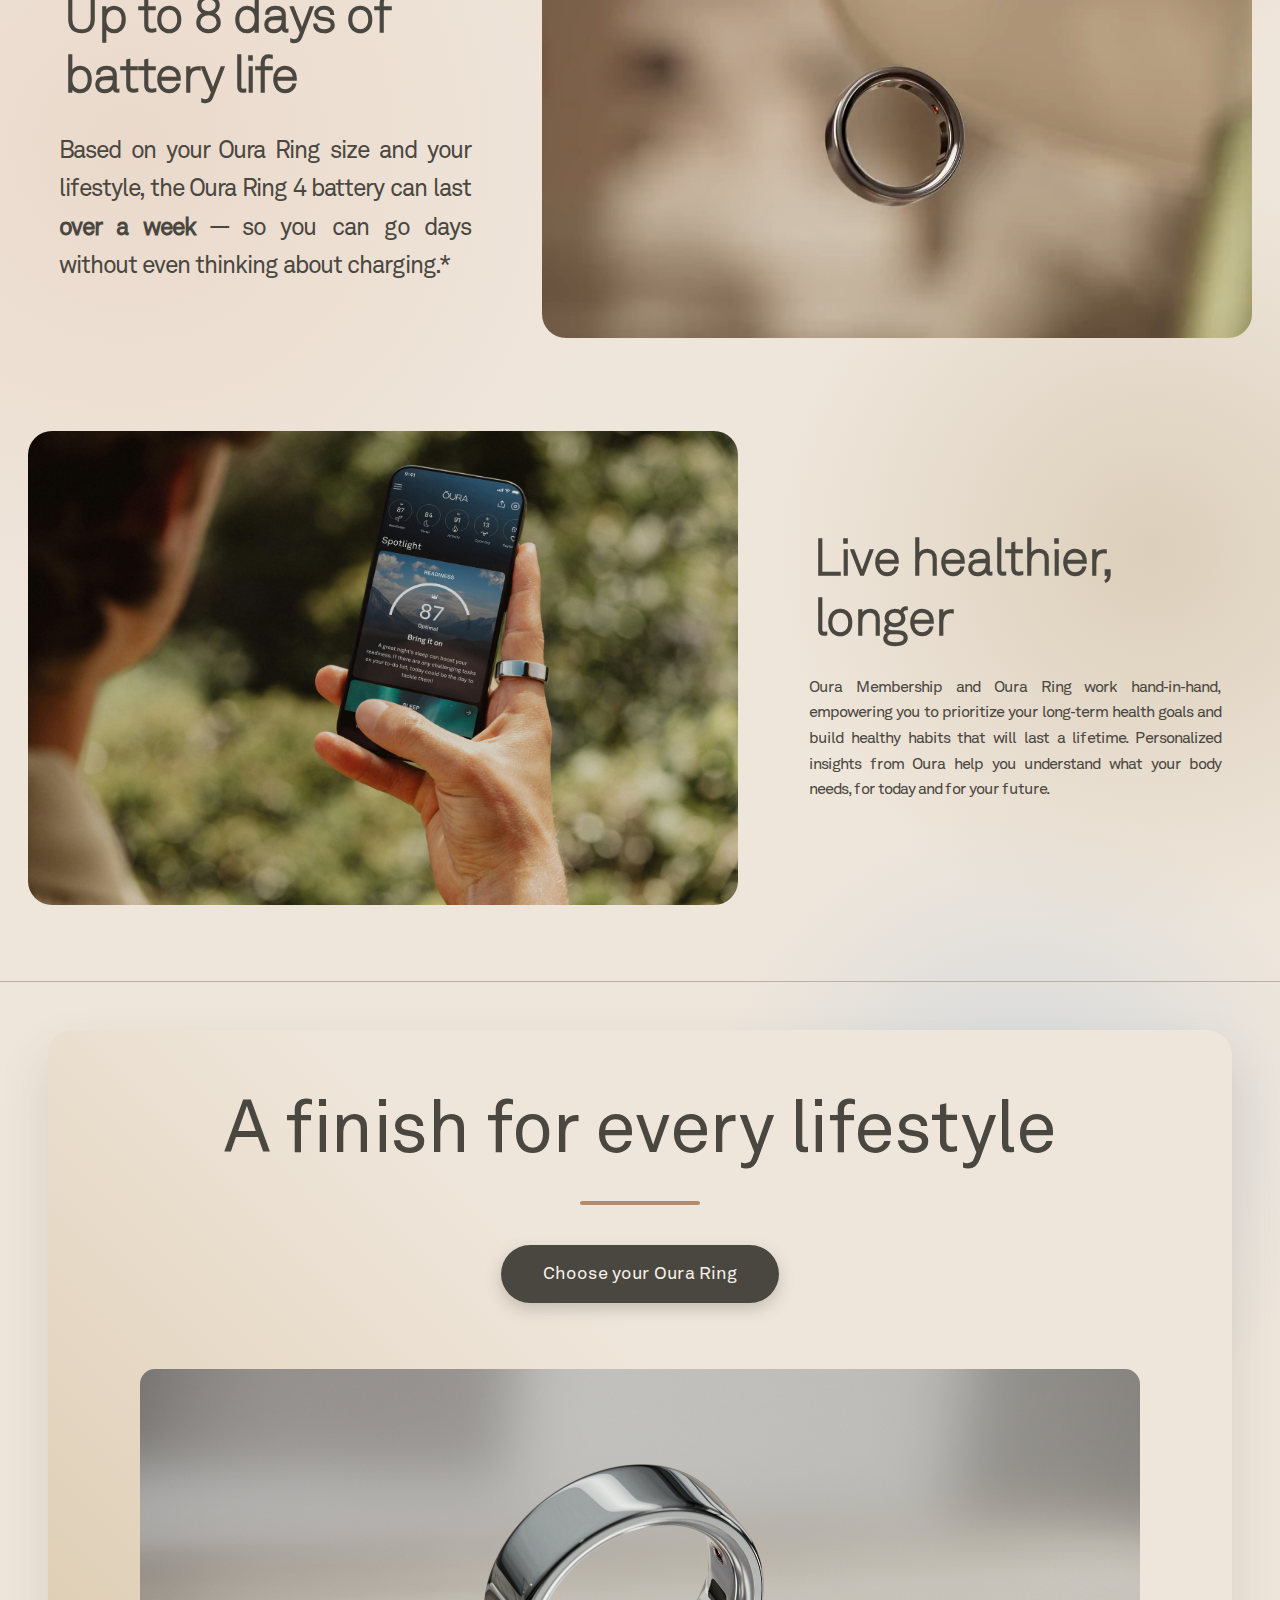
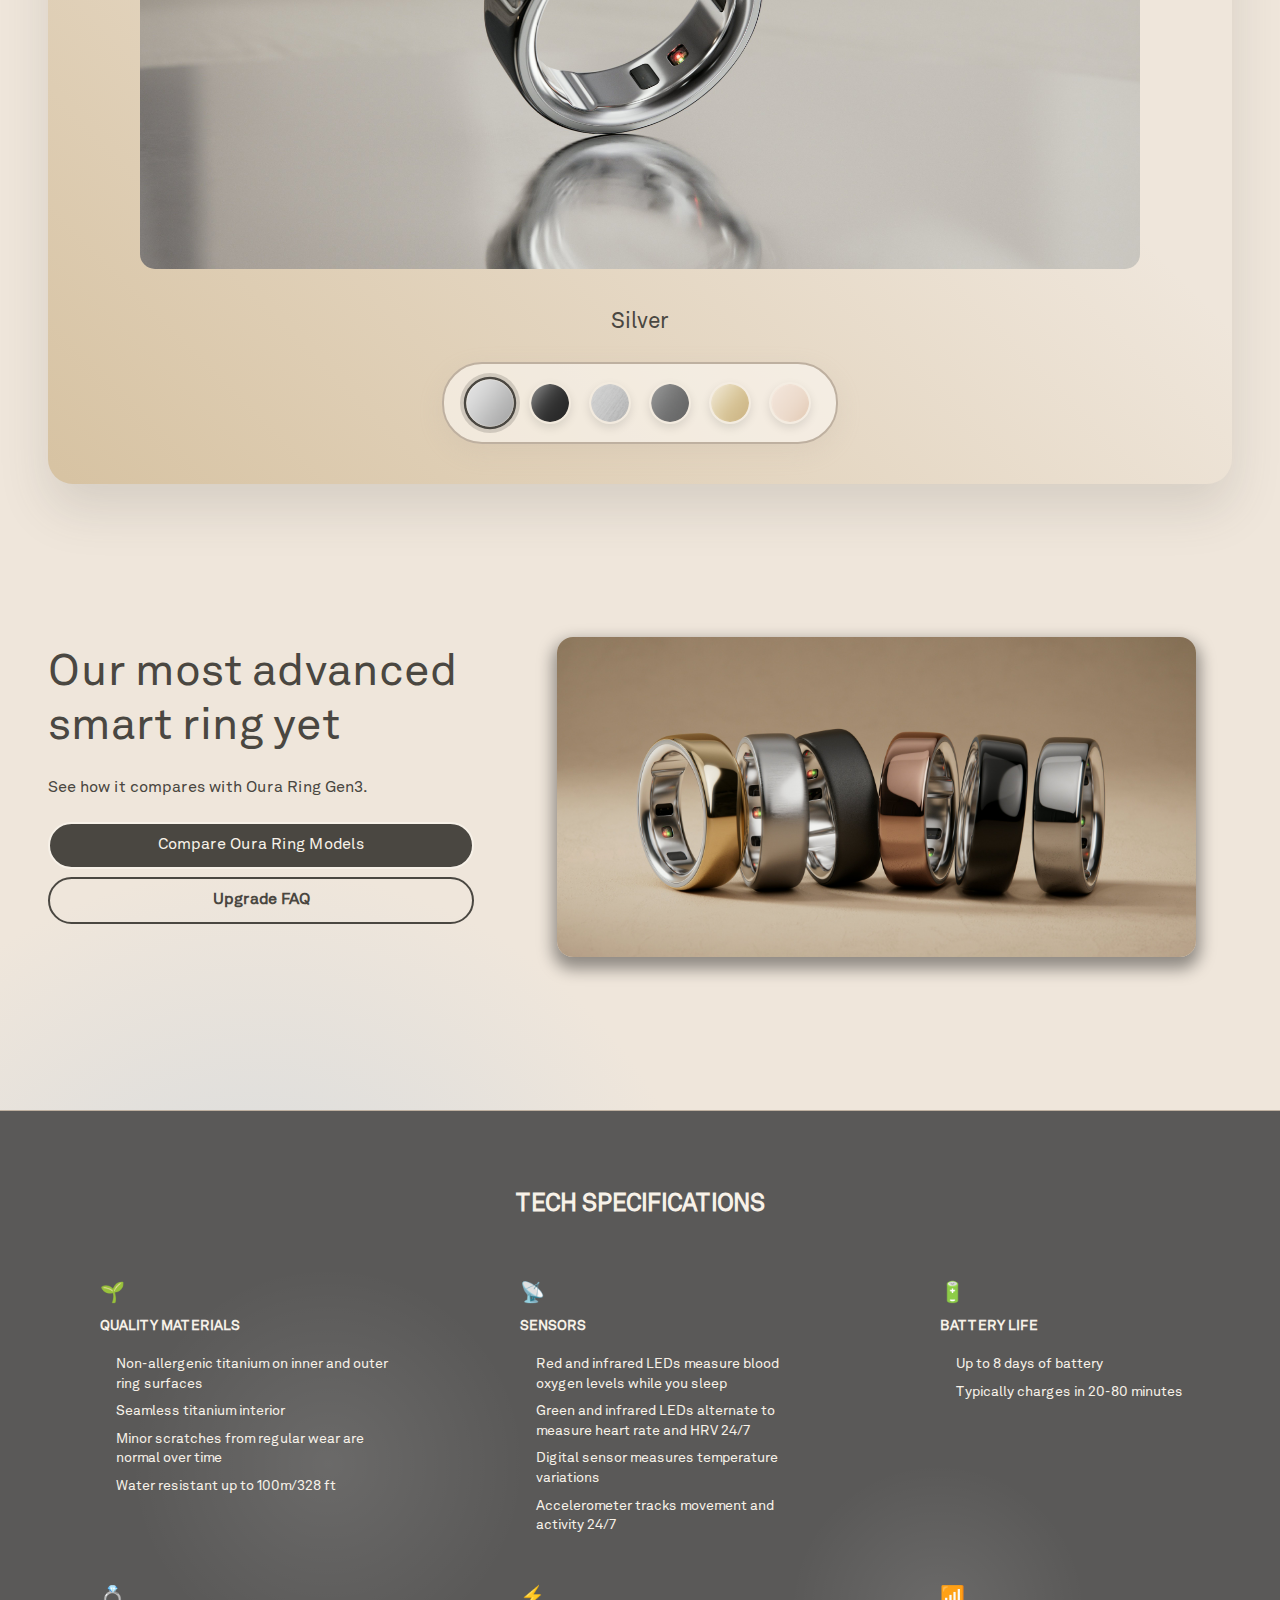
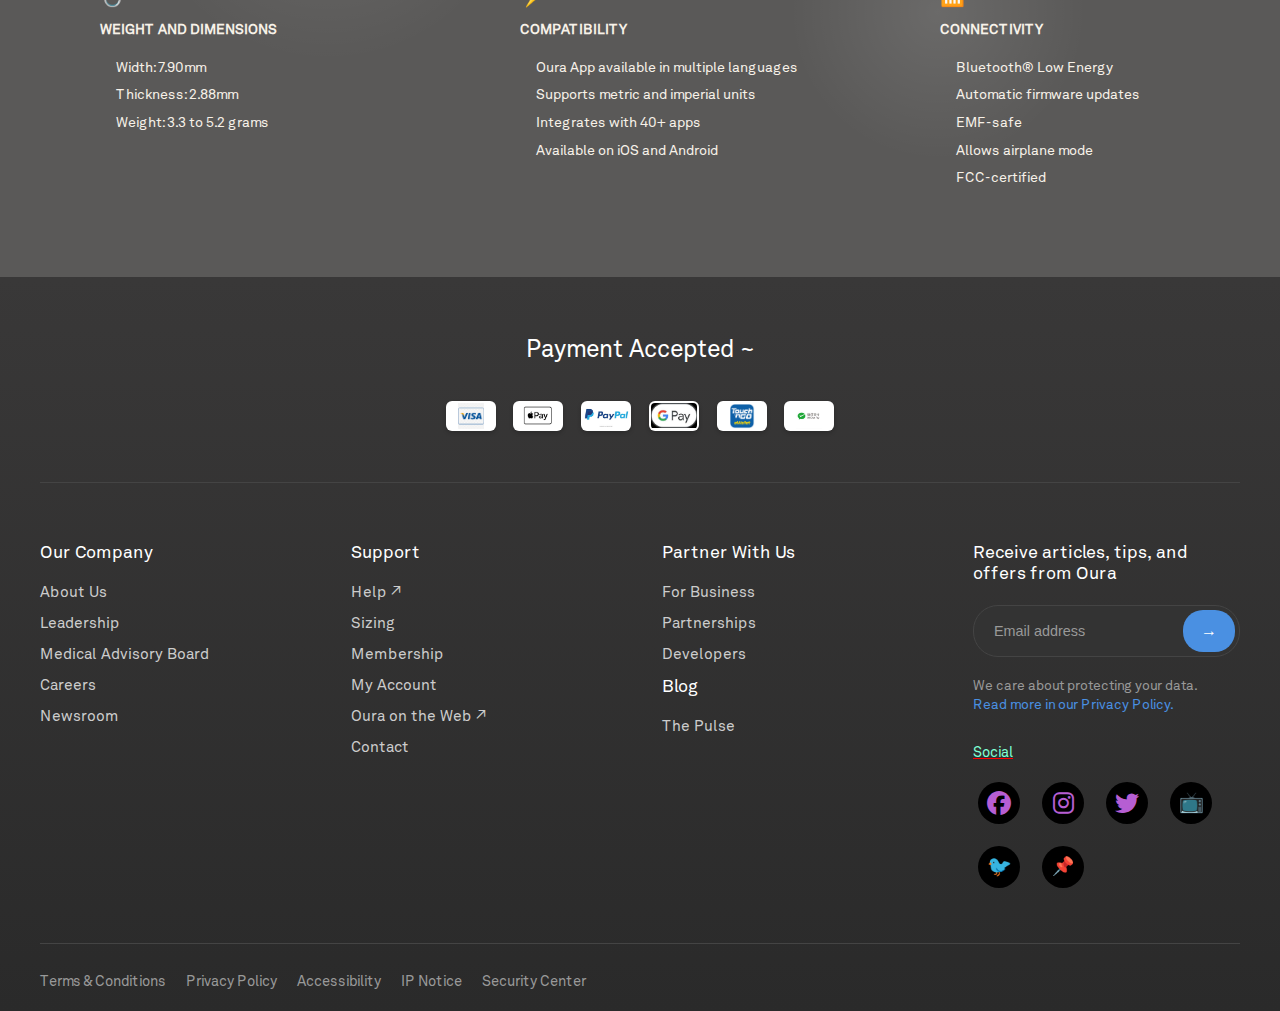
<file: ShopPage/ShopPage.html>
<!DOCTYPE html>
<html lang="en">
<head>
  <meta charset="UTF-8" />
  <meta name="viewport" content="width=device-width, initial-scale=1.0">
  <title>Discover Oura's health, fitness, and sleep rings | Oura</title>
  <link rel="icon" type="image/x-icon" href="../assets/images/icon-32x32.png">
  <link rel="stylesheet" href="../components/header/header.css">
  <link rel="stylesheet" href="../components/footer/footer.css">
  <link rel="stylesheet" href="../shared/fonts.css">
  
  <link rel="stylesheet" href="ShopPage.css">
  <script src="ShopPage.js"></script>
  
  <link rel="stylesheet" href="../shared/Cookies/Cookies.css">
  <script src="../shared/Cookies/Cookies.js"></script>
</head>
<body>
  <header id="header" class="site-header"></header>

  <main>

    <section class="section1 light-navbar-section">
      <div class="section1-image-wrapper">
        <div class="section1-image">
          <div class="section1-image-linear"></div>
          <div class="section1-image-linear2"></div>
          <div class="section1-content">
            
            <div class="text1">
              <div class="brand">
                Oura Ring <span class="icon-4">4</span>
              </div>
              <h1 class="title">
                Our most <em class="personal">personal</em><br />smart ring ever
              </h1>
            </div>

            <div class="text2">
              <div class="description">
                <p>A new era of unparalleled accuracy and comfort helps you get up close and personal with your health like never before.</p>
              </div>
              <a class="choose-button" href="../ShopPage2/OuraRing4.html">Choose Your Oura Ring 4</a>
            </div>
          </div>
        </div>
      </div>
    </section>

    <section class="image-source light-navbar-section">
      Images and Media from <a href="https://ouraring.com/product/rings" target="_blank">ouraring.com/product/rings</a>
    </section>

    <section class="section2">
      <div class="section2-content">
        <h2 class="section2-text1">
          Sleeker, smarter, and <em class="madeforyou">made for you</em>
        </h2>
        <p class="section2-text2">
          Expertly crafted for quality and precision, Oura Ring 4 provides valuable insights into your holistic health – sleep, activity, stress, heart health, cycle and more.
        </p>
        <a class="section2-text3" href="#tech">See Tech Specs</a>
      </div>
    </section>

    <hr style="border: none; border-top: 1px solid #BEB0A0;">

    <section class="section3">
      <div class="section3-content">
        <div class="section3-text">
          <h2 class="section3-text1">
            Up to 8 days of battery life
          </h2>
          <p class="section3-text2">
            Based on your Oura Ring size and your lifestyle, the Oura Ring 4 battery can last <strong>over a week</strong> — so you can go days without even thinking about charging.*</p>
        </div>
        <div class="section3-media">
          <video src="../assets/images/battery-life.mp4" autoplay muted loop playsinline></video>
        </div>
      </div>

      <div class="section3-content">
        <div class="section3-image">
          <img src="../assets/images/live-longer.jpg" alt="live-longer.jpg">
        </div>
        <div class="section3-text">
          <h2 class="section3-text1">
            Live healthier, longer
          </h2>
          <p class="section3-text2" style="font-size: medium;">
            Oura Membership and Oura Ring work hand-in-hand, empowering you to prioritize your long-term health goals and build healthy habits that will last a lifetime. Personalized insights from Oura help you understand what your body needs, for today and for your future.</p>
        </div>
      </div>
    </section>

    <hr style="border: none; border-top: 1px solid #BEB0A0;">

    <section class="section4">
      <div class="section4-layout">
        <div class="section4-content">
          
          <h2 class="section4-text">A finish for every lifestyle</h2>
          <a class="cta-button" href="../ShopPage2/OuraRing4.html">Choose your Oura Ring</a>
          
          <div class="image-container">
            <img src="../assets/images/Silver.png"  alt="Silver Ring"         class="ring-image active" data-color="silver">
            <img src="../assets/images/Black.png"   alt="Black Ring"          class="ring-image"        data-color="black">
            <img src="../assets/images/Brushed.png" alt="Brushed Silver Ring" class="ring-image"        data-color="brushed-silver">
            <img src="../assets/images/Stealth.png" alt="Stealth Ring"        class="ring-image"        data-color="stealth">
            <img src="../assets/images/Gold.png"    alt="Gold Ring"           class="ring-image"        data-color="gold">
            <img src="../assets/images/Rose.png"    alt="Rose Gold Ring"      class="ring-image"        data-color="rose-gold">
          </div>

          <div class="color-selector-container">
            <div class="color-info">Silver</div>
            <div class="color-selector">
              <img src="../assets/images/swatch-silver_1.png"         alt="Silver"          class="color-dot silver active"  data-color="silver">
              <img src="../assets/images/swatch-black_1.png"          alt="Black"           class="color-dot black"          data-color="black">
              <img src="../assets/images/swatch-brushed-silver_1.png" alt="Brushed Silver"  class="color-dot brushed-silver" data-color="brushed-silver">
              <img src="../assets/images/swatch-stealth_1.png"        alt="Stealth"         class="color-dot stealth"        data-color="stealth">
              <img src="../assets/images/swatch-gold_1.png"           alt="Gold"            class="color-dot gold"           data-color="gold">
              <img src="../assets/images/swatch-rose-gold_1.png"      alt="Rose Gold"       class="color-dot rose-gold"      data-color="rose-gold">
            </div>
          </div>
        </div>
      </div>
    </section>

    <section class="section3" style="padding-top: 0px;">
      <div class="section3-content" style="gap: 0px;">
        <div class="section5-text">
          <h2 class="section5-text1">
            Our most advanced smart ring yet
          </h2>
          <div class="section5-text2">
            <p>See how it compares with Oura Ring Gen3.</p>
            <div class="section5-button">
              <a href="#" class="section5-button1">
                Compare Oura Ring Models
              </a>
              <a href="#" class="section5-button2">
                Upgrade FAQ
              </a>
            </div>
          </div>
        </div>
        <div class="section5-image">
          <img src="../assets/images/compare-section-feature-v2.jpg" alt="live-longer.jpg">
        </div>
      </div>
    </section>

    <hr style="border: none; border-top: 1px solid #BEB0A0;">

    <section id="tech" class="tech-specs">
      <h2 class="section-title">TECH SPECIFICATIONS</h2>
      <div class="specs-grid">
        <div class="spec-item">
          <span class="icon">🌱</span>
          <h3>QUALITY MATERIALS</h3>
          <ul>
            <li>Non-allergenic titanium on inner and outer ring surfaces</li>
            <li>Seamless titanium interior</li>
            <li>Minor scratches from regular wear are normal over time</li>
            <li>Water resistant up to 100m/328 ft</li>
          </ul>
        </div>
        <div class="spec-item">
          <span class="icon">📡</span>
          <h3>SENSORS</h3>
          <ul>
            <li>Red and infrared LEDs measure blood oxygen levels while you sleep</li>
            <li>Green and infrared LEDs alternate to measure heart rate and HRV 24/7</li>
            <li>Digital sensor measures temperature variations</li>
            <li>Accelerometer tracks movement and activity 24/7</li>
          </ul>
        </div>
        <div class="spec-item">
          <span class="icon">🔋</span>
          <h3>BATTERY LIFE</h3>
          <ul>
            <li>Up to 8 days of battery</li>
            <li>Typically charges in 20-80 minutes</li>
          </ul>
        </div>
        <div class="spec-item">
          <span class="icon">💍</span>
          <h3>WEIGHT AND DIMENSIONS</h3>
          <ul>
            <li>Width: 7.90mm</li>
            <li>Thickness: 2.88mm</li>
            <li>Weight: 3.3 to 5.2 grams</li>
          </ul>
        </div>
        <div class="spec-item">
          <span class="icon">⚡</span>
          <h3>COMPATIBILITY</h3>
          <ul>
            <li>Oura App available in multiple languages</li>
            <li>Supports metric and imperial units</li>
            <li>Integrates with 40+ apps</li>
            <li>Available on iOS and Android</li>
          </ul>
        </div>
        <div class="spec-item">
          <span class="icon">📶</span>
          <h3>CONNECTIVITY</h3>
          <ul>
            <li>Bluetooth® Low Energy</li>
            <li>Automatic firmware updates</li>
            <li>EMF-safe</li>
            <li>Allows airplane mode</li>
            <li>FCC-certified</li>
          </ul>
        </div>
      </div>
    </section>
  </main>

  <footer id="footer"></footer>

  <div id="overlay"></div>
  <div id="cookiePopup">
      <h2>We Use Cookies</h2>
      <p>
        We use cookies on our site to enhance your experience, improve our site, and to deliver content and ads that are relevant to you. You can choose to accept all cookies by clicking Accept, or you can manage them individually by clicking Manage cookies, where you can read more.
      </p>
      <div class="cookie-buttons">
        <button id="necessaryBtn" class="cookie-btn">Necessary Only</button>
        <button id="acceptAllBtn" class="cookie-btn">Accept All</button>
      </div>
  </div>

  <!-- Header -->
  <script>
    fetch("../components/header/header.html")
      .then((res) => res.text())
      .then((data) => {
        document.getElementById("header").innerHTML = data;
        const script = document.createElement("script");
        script.src = "../components/header/header.js";
        document.body.appendChild(script);

        const currentPath = window.location.pathname;
        const shopButton = document.querySelector(".shop-button");
        if (shopButton && currentPath.includes("ShopPage.html")) {
          shopButton.textContent = "Choose Your Ring";
          shopButton.href = "../ShopPage2/OuraRing4.html";
        }
      });
  </script>

  <!-- Footer -->
  <script>
    fetch('../components/footer/footer.html')
      .then(res => res.text())
      .then(data => {
        document.getElementById('footer').innerHTML = data;
      });
    </script>

</body>
</html>
</file>
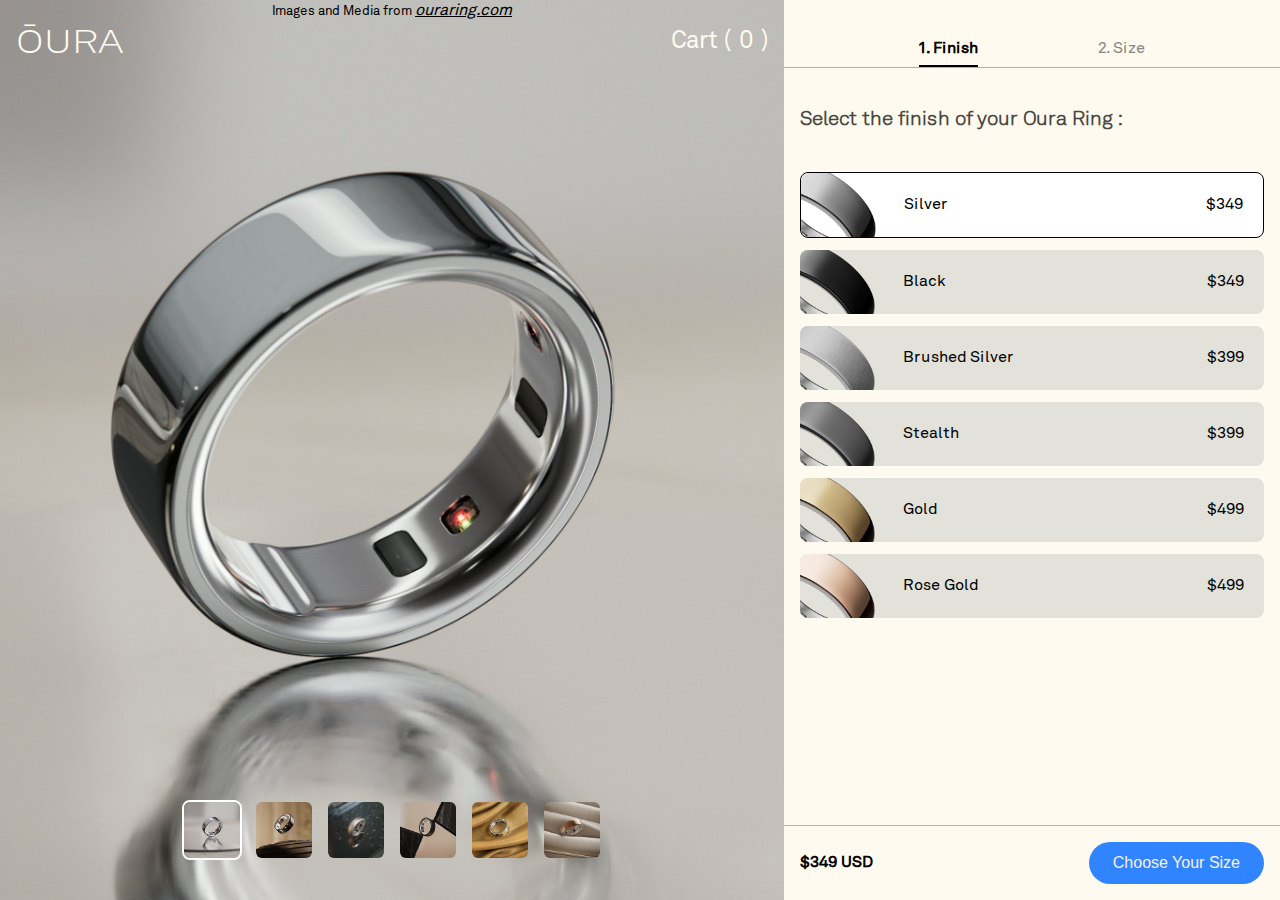
<file: ShopPage2/OuraRing4.html>
<!DOCTYPE html>
<html lang="en">
<head>
  <meta charset="UTF-8">
  <meta name="viewport" content="width=device-width, initial-scale=1.0">
  <title>Shop Oura Ring 4</title>
  <link rel="icon" type="image/x-icon" href="../assets/images/icon-32x32.png">
  <link rel="stylesheet" href="../shared/fonts.css">
  
  <link rel="stylesheet" href="OuraRing4.css">

  <link rel="stylesheet" href="../shared/Cookies/Cookies.css">
  <script src="../shared/Cookies/Cookies.js"></script>
</head>
<body>

  <main>
    <div class="container">
      
      <div class="image-section">
        <div class="image-source light-navbar-section">
          Images and Media from <a href="https://ouraring.com/" target="_blank">ouraring.com</a>
        </div>
        <div class="header">
          <a href="../ShopPage/ShopPage.html" class="logo">ŌURA</a>
          <div class="cart" onclick="openCart()">
            Cart (<span id="cart-count">0</span>)
          </div>
        </div>

        <div class="image-viewer">
          <div class="image-thumb active" data-image="1">
            <img src="../assets/images/Silver-v2.png"   alt="View 1">
          </div>
          <div class="image-thumb" data-image="2">
            <img src="../assets/images/Black-v2.png"    alt="View 2">
          </div>
          <div class="image-thumb" data-image="3">
            <img src="../assets/images/Brushed-v2.png"  alt="View 3">
          </div>
          <div class="image-thumb" data-image="4">
            <img src="../assets/images/Stealth-v2.png"  alt="View 4">
          </div>
          <div class="image-thumb" data-image="5">
            <img src="../assets/images/Gold-v2.png"     alt="View 5">
          </div>
          <div class="image-thumb" data-image="6">
            <img src="../assets/images/Rose-v2.png"     alt="View 6">
          </div>
        </div>
      </div>

      <div class="selection-panel">
        <div class="steps">
          <div class="step active clickable" id="finish-step" onclick="showFinishStep()">
            1. Finish
          </div>
          <div class="step" id="size-step">
            2. Size
          </div>
        </div>

        <div class="content" id="finish-content">
          <h2 class="content-title">Select the finish of your Oura Ring :</h2>

          <div class="color-options">
            <div class="color-option selected" data-color="silver" data-price="349">
              <div class="color-image-wrapper">
                <img src="../assets/images/or4-silver-selector.avif" alt="Silver" class="color-image">
              </div>
              <div class="color-info">
                <span class="color-name">Silver</span>
                <span class="color-price">$349</span>
              </div>
            </div>

            <div class="color-option" data-color="black" data-price="349">
              <div class="color-image-wrapper">
                <img src="../assets/images/or4-black-selector.avif" alt="Black" class="color-image">
              </div>
              <div class="color-info">
                <span class="color-name">Black</span>
                <span class="color-price">$349</span>
              </div>
            </div>

            <div class="color-option" data-color="brushed-silver" data-price="399">
              <div class="color-image-wrapper">
                <img src="../assets/images/or4-titanium-selector.avif" alt="Brushed Silver" class="color-image">
              </div>
              <div class="color-info">
                <span class="color-name">Brushed Silver</span>
                <span class="color-price">$399</span>
              </div>
            </div>

            <div class="color-option" data-color="stealth" data-price="399">
              <div class="color-image-wrapper">
                <img src="../assets/images/or4-stealth-selector.avif" alt="Stealth" class="color-image">
              </div>
              <div class="color-info">
                <span class="color-name">Stealth</span>
                <span class="color-price">$399</span>
              </div>
            </div>

            <div class="color-option" data-color="gold" data-price="499">
              <div class="color-image-wrapper">
                <img src="../assets/images/or4-gold-selector.avif" alt="Gold" class="color-image">
              </div>
              <div class="color-info">
                <span class="color-name">Gold</span>
                <span class="color-price">$499</span>
              </div>
            </div>

            <div class="color-option" data-color="rose-gold" data-price="499">
              <div class="color-image-wrapper">
                <img src="../assets/images/or4-rose-selector.avif" alt="Rose Gold" class="color-image">
              </div>
              <div class="color-info">
                <span class="color-name">Rose Gold</span>
                <span class="color-price">$499</span>
              </div>
            </div>
          </div>
        </div>

        <div class="content size-content" id="size-content">
          <h2 class="content-title">Select your Oura Ring size :</h2>
          <div class="size-kit-title">Free Sizing Kit</div>
          <div class="size-kit-description">
            Oura Ring 4 sizing is unique from other rings, including Oura
            Ring Gen3. Order a free sizing kit to ensure an accurate fit.
          </div>
          <a href="#" class="size-guide-link">Size Guide</a>

          <div class="size-kit-info">
            <div class="size-kit-option">
              <img src="../assets/images/or_4_size_kit.avif" alt="Sizing Kit"/>
              <input type="checkbox" id="know-size" onchange="toggleSizeOptions()" required>
              <label for="know-size">Oura Ring 4 Sizing input</label>
            </div>
          </div>

          <div class="size-options" id="size-options" style="display: none">
            <div class="size-option" data-size="4">4</div>
            <div class="size-option" data-size="5">5</div>
            <div class="size-option" data-size="6">6</div>
            <div class="size-option" data-size="7">7</div>
            <div class="size-option" data-size="8">8</div>
            <div class="size-option" data-size="9">9</div>
            <div class="size-option" data-size="10">10</div>
            <div class="size-option" data-size="11">11</div>
            <div class="size-option" data-size="12">12</div>
            <div class="size-option" data-size="13">13</div>
            <div class="size-option" data-size="14">14</div>
            <div class="size-option" data-size="15">15</div>
          </div>

          <p style="font-size: 14px; color: #4a4741; margin-top: 16px; text-align: justify;">
            Oura Ring 4 sizing is different than US Standard sizing as well as
            previous Oura Ring models. If you have sized with an Oura Ring 4
            sizing kit, please make your selection below.
          </p>
        </div>

        <div class="bottom-section">
          <div class="price" id="current-price">$349 USD</div>
          <button class="action-button" id="action-button" onclick="handleAction()">
            Choose Your Size
          </button>
        </div>
      </div>
    </div>
  </main>

  <div id="overlay"></div>
  <div id="cookiePopup">
      <h2>We Use Cookies</h2>
      <p>
        We use cookies on our site to enhance your experience, improve our site, and to deliver content and ads that are relevant to you. You can choose to accept all cookies by clicking Accept, or you can manage them individually by clicking Manage cookies, where you can read more.
      </p>
      <div class="cookie-buttons">
        <button id="necessaryBtn" class="cookie-btn">Necessary Only</button>
        <button id="acceptAllBtn" class="cookie-btn">Accept All</button>
      </div>
  </div>

  <script src="OuraRing4.js"></script>

</body>
</html>
</file>
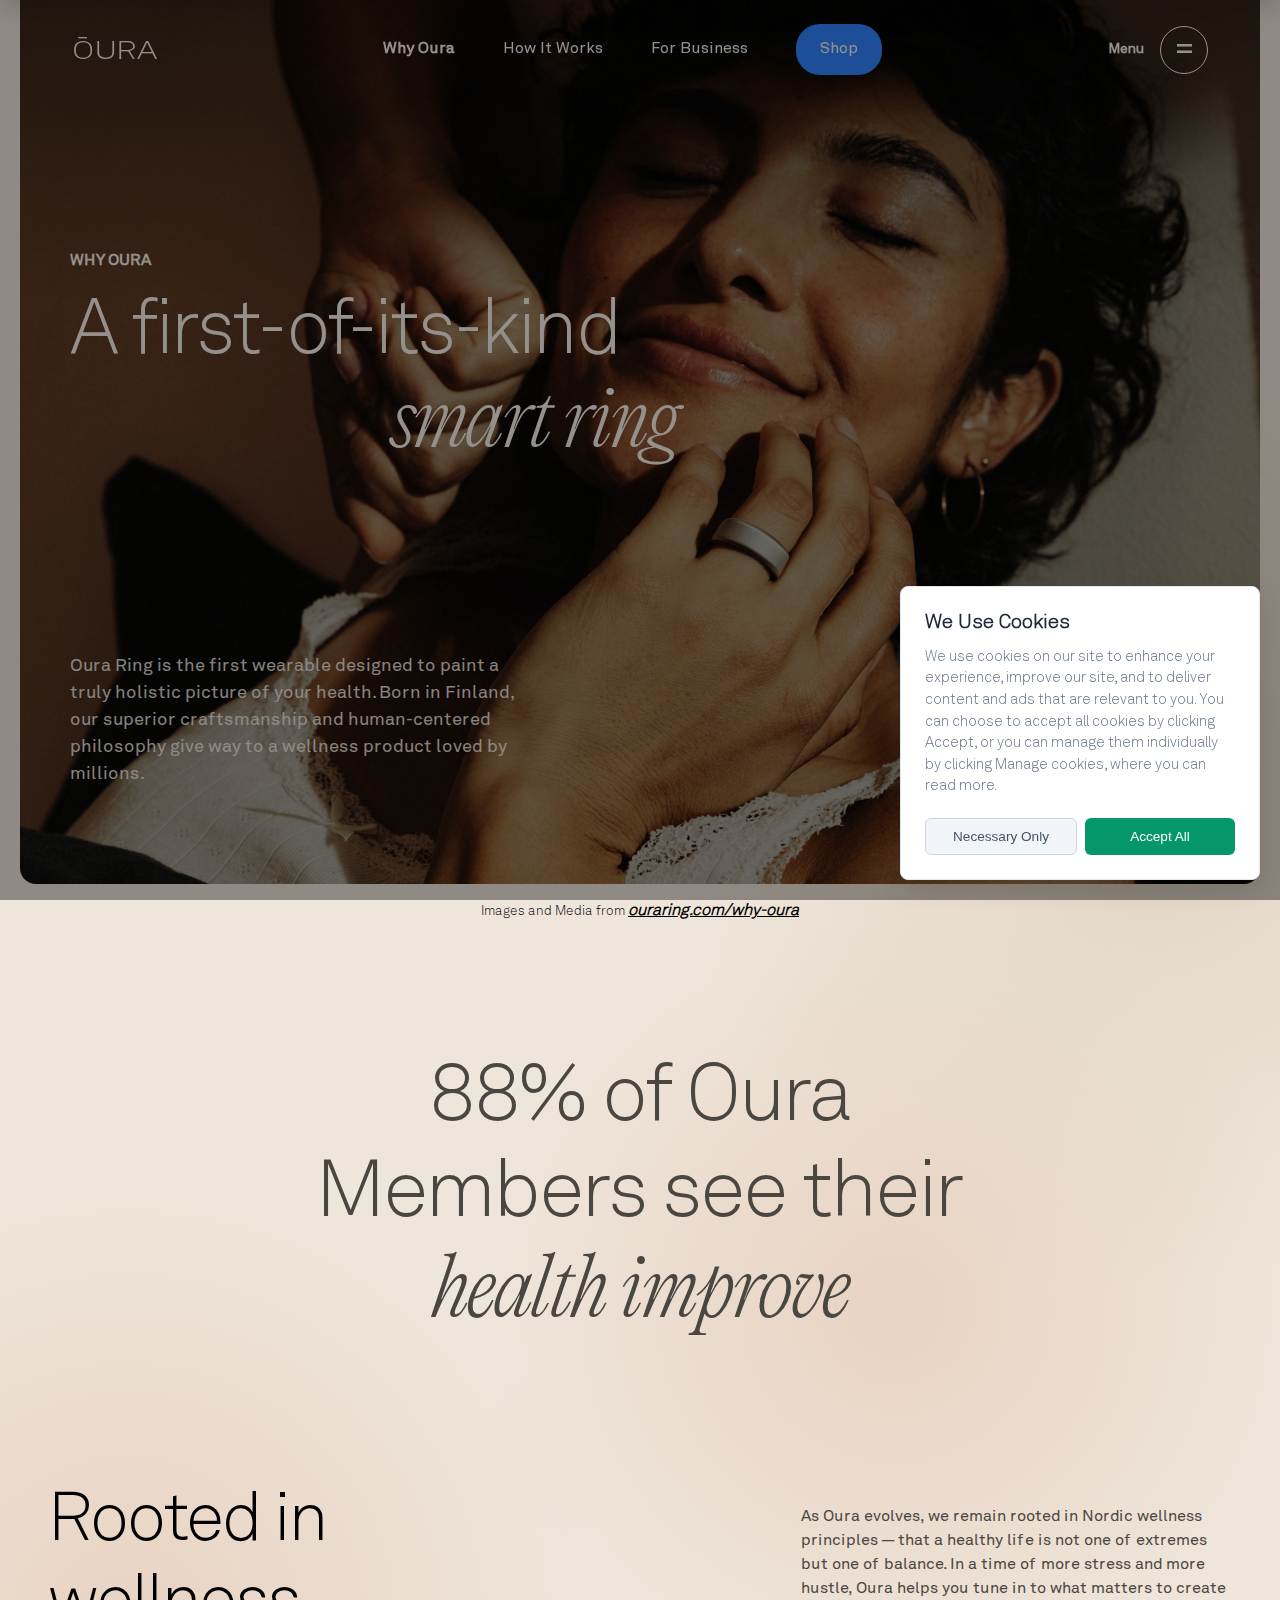
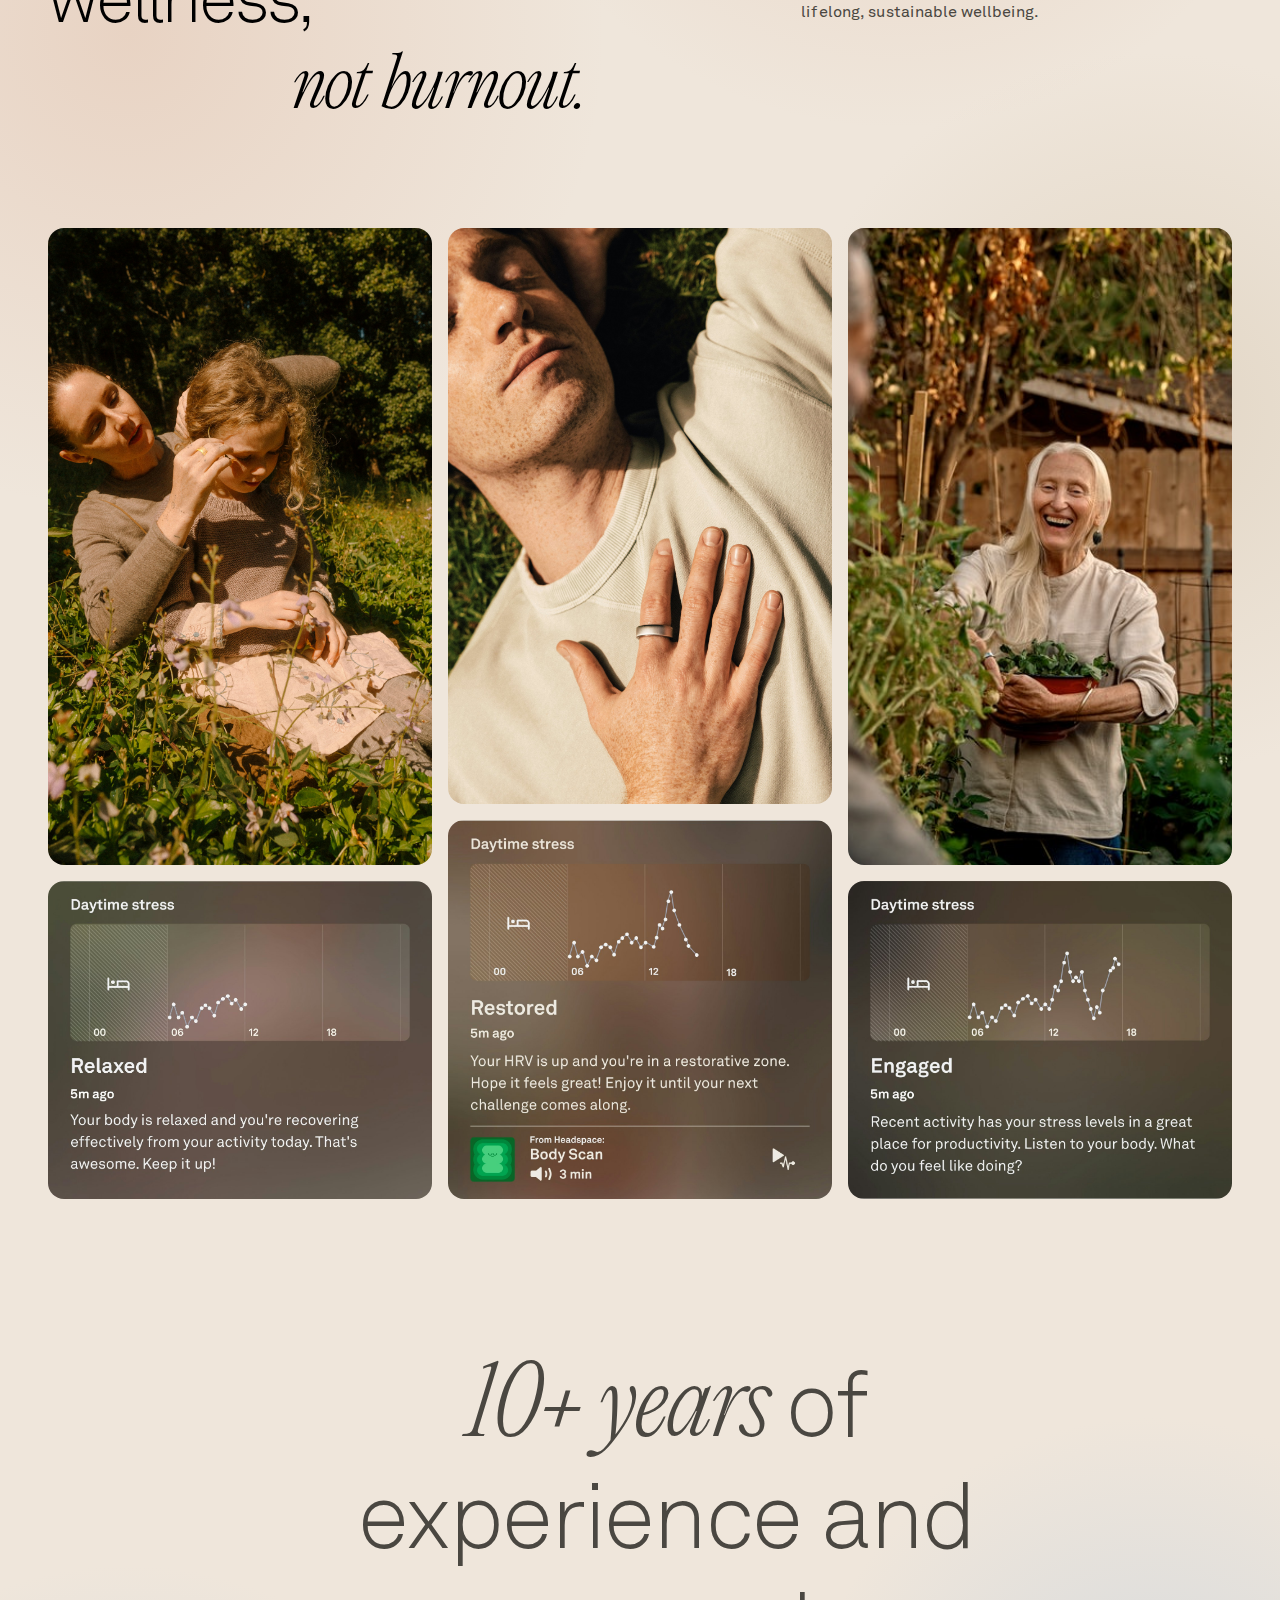
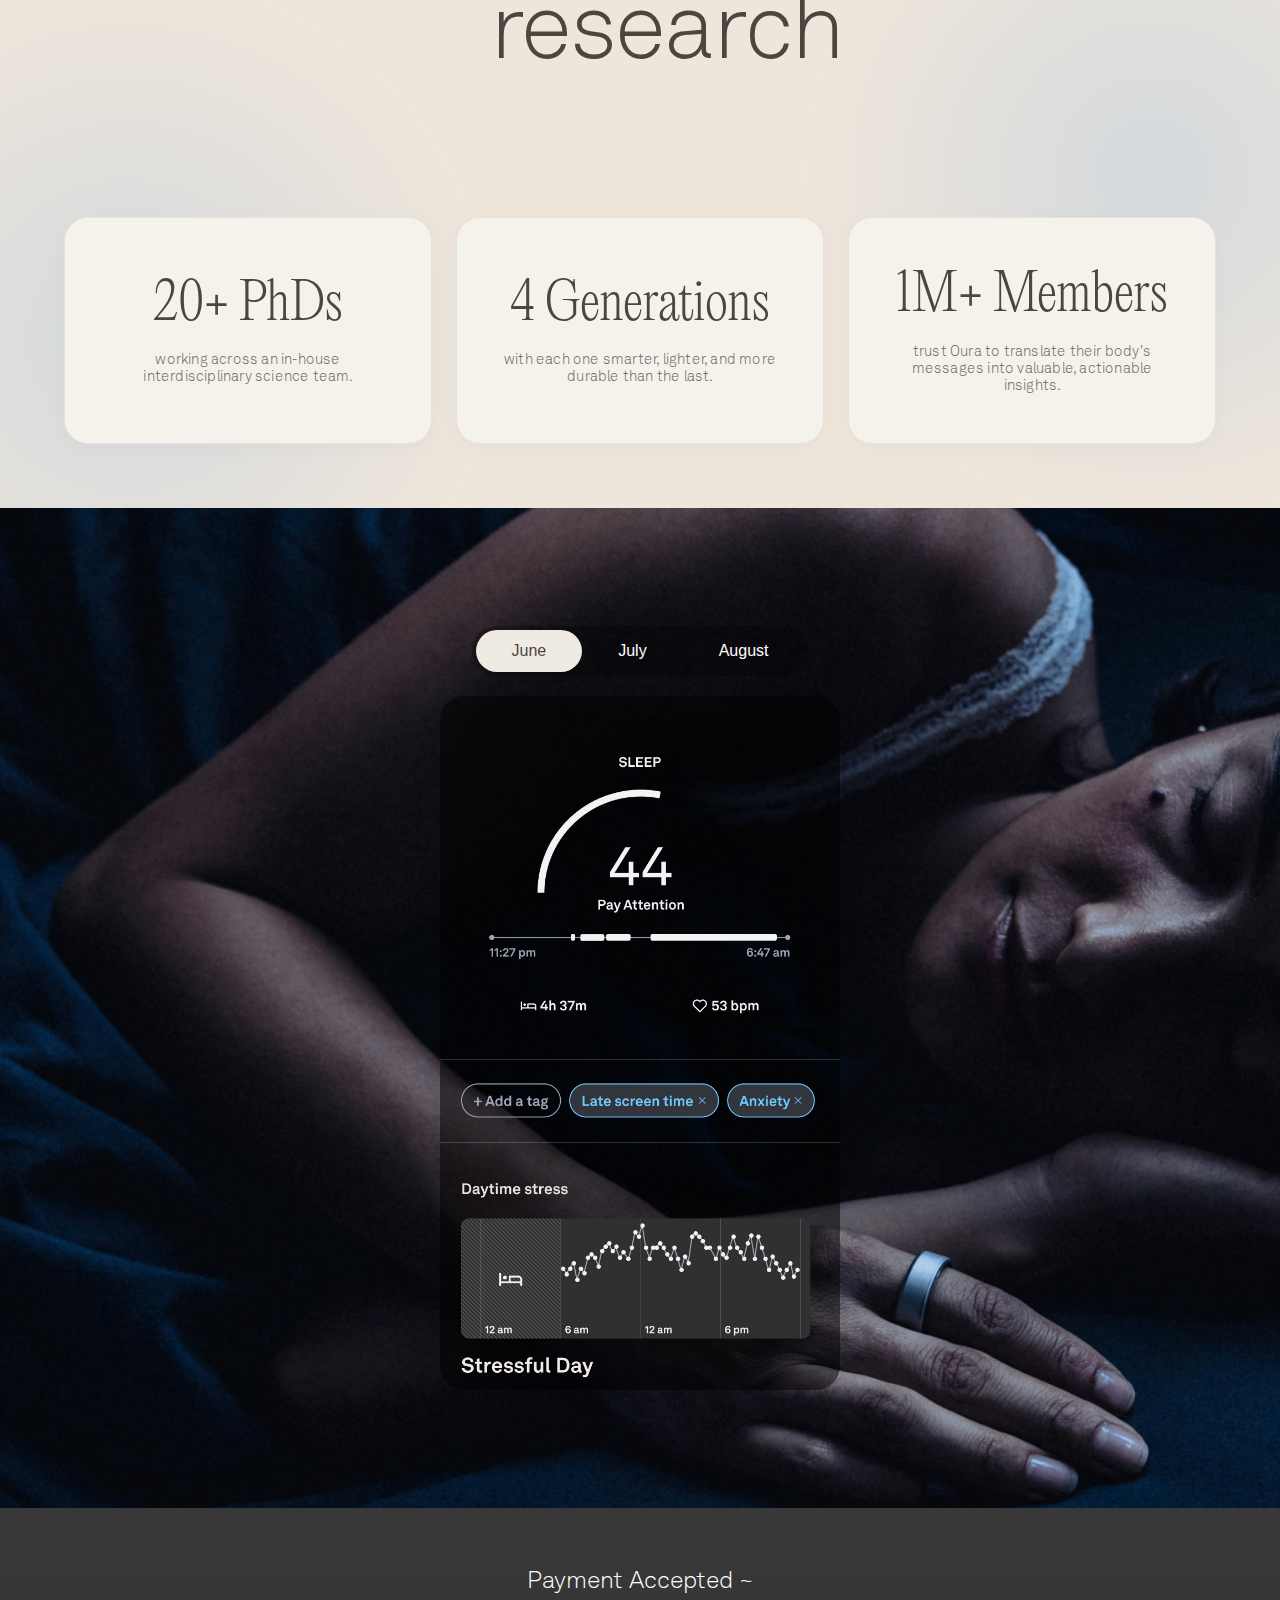
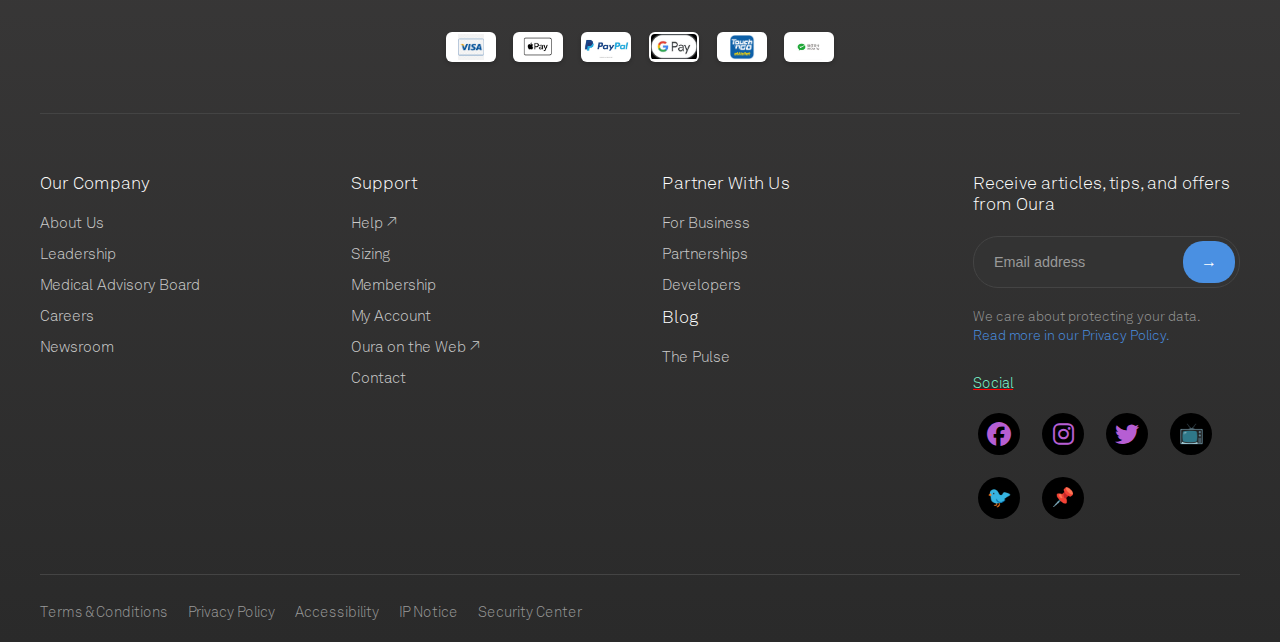
<file: WhyOura/WhyOura.html>
<!DOCTYPE html>
<html lang="en">
<head>
  <meta charset="UTF-8">
  <meta name="viewport" content="width=device-width, initial-scale=1.0">
  <title>Explore the Benefits of Oura: Smart Rings for Wellness</title>
  <link rel="icon" type="image/x-icon" href="../assets/images/icon-32x32.png">
  <link rel="stylesheet" href="../components//header/header.css">
  <link rel="stylesheet" href="../shared/fonts.css">
  <link rel="stylesheet" href="../components/footer/footer.css">
  
  <link rel="stylesheet" href="WhyOura.css">
  <script src="WhyOura.js"></script>

  <link rel="stylesheet" href="../shared/Cookies/Cookies.css">
  <script src="../shared/Cookies/Cookies.js"></script>
</head>
<body>

  <header id="header" class="site-header"></header>
  
  <main>
    <section class="section1 light-navbar-section">
      <div class="section1-image-wrapper">
        <div class="section1-image">
          <div class="section1-image-linear"></div>
          <div class="section1-content">
            
            <div class="text1">
              <div class="brand">
                WHY OURA
              </div>
              <h1 class="title">
                A first-of-its-kind<br><em class="smartring">smart ring</em>
              </h1>
            </div>

            <div class="text2">
              <div class="description">
                <p>Oura Ring is the first wearable designed to paint a truly holistic picture of your health. Born in Finland, our superior craftsmanship and human-centered philosophy give way to a wellness product loved by millions.</p>
              </div>
            </div>
          </div>
        </div>
      </div>
    </section>

    <section class="image-source light-navbar-section">
      Images and Media from <a href="https://ouraring.com/why-oura" target="_blank">ouraring.com/why-oura</a>
    </section>

    <section class="section2">
      <div class="section2-content">
        <div class="section2-row1">
          88% of Oura Members see their <em class="italicFont">health improve</em>
        </div>
        <div class="section2-row2">
          <div class="section2-row2-col1">
            Rooted in wellness, 
            <div class="section2-text-right"><em class="italicFont">not burnout.</em></div>
          </div>
          <div class="section2-row2-col2">
            As Oura evolves, we remain rooted in Nordic wellness principles — that a healthy life is not one of extremes but one of balance. In a time of more stress and more hustle, Oura helps you tune in to what matters to create lifelong, sustainable wellbeing.
          </div>
        </div>
        <div class="section2-row3 light-navbar-section">
          <div>
            <img class="top-img"    src="../assets/images/relaxed.jpeg" alt="Relax!!!">
            <img class="bottom-img" src="../assets/images/relaxed-app-ui-en.jpg" alt="Relax!!!">
          </div>
          <div>
            <img class="top-img"    src="../assets/images/restored.jpeg" alt="Restored">
            <img class="bottom-img" src="../assets/images/restored-app-ui-en.jpg" alt="Restored">
          </div>
          <div>
            <img class="top-img"    src="../assets/images/engaged.png" alt="Engaged">
            <img class="bottom-img" src="../assets/images/engaged-app-ui-en.jpg" alt="Engaged">
          </div>
        </div>
      </div>
    </section>

    <section class="section3">
        <div class="section3-content">
          <div class="section3-row1">
            <em class="italicFont">10+ years </em>of experience and research
          </div>
          <div class="stats-container">
          <div class="stat-card">
            <div class="stat-value">20+ PhDs</div>
            <p class="stat-description">
              working across an in-house interdisciplinary science team.
            </p>
          </div>
          
          <div class="stat-card">
            <div class="stat-value">4 Generations</div>
            <p class="stat-description">
              with each one smarter, lighter, and more durable than the last.
            </p>
          </div>
          
          <div class="stat-card">
            <div class="stat-value">1M+ Members</div>
              <p class="stat-description">
                trust Oura to translate their body's messages into valuable, actionable insights.
              </p>
          </div>
        </div>
    </section>

    <section class="section4">
      <div class="background-image background-june active light-navbar-section" id="bg-june"></div>
      <div class="background-image background-july"                             id="bg-july"></div>
      <div class="background-image background-august"                           id="bg-august"></div>

      <div class="section4-content">
        <div class="month-selection">
          <button class="month-btn active"  data-month="june">June</button>
          <button class="month-btn"         data-month="july">July</button>
          <button class="month-btn"         data-month="august">August</button>
        </div>
        <div class="app-container">
          <img src="../assets/images/june-app-ui-en11.png"  class="app-image active"  id="img-june" />
          <img src="../assets/images/july-app-ui-en.png"    class="app-image"         id="img-july" />
          <img src="../assets/images/august-app-ui-en.png"  class="app-image"         id="img-august" />
        </div>
      </div>
    </section>

  </main>

  <footer id="footer"></footer>
  
  <div id="overlay"></div>
  <div id="cookiePopup">
      <h2>We Use Cookies</h2>
      <p>
        We use cookies on our site to enhance your experience, improve our site, and to deliver content and ads that are relevant to you. You can choose to accept all cookies by clicking Accept, or you can manage them individually by clicking Manage cookies, where you can read more.
      </p>
      <div class="cookie-buttons">
        <button id="necessaryBtn" class="cookie-btn">Necessary Only</button>
        <button id="acceptAllBtn" class="cookie-btn">Accept All</button>
      </div>
  </div>

  <!-- Header -->
  <script>
    fetch('../components/header/header.html')
      .then(res => res.text())
      .then(data => {
        document.getElementById('header').innerHTML = data;

        const script = document.createElement('script');
        script.src = '../components//header/header.js';
        document.body.appendChild(script);
      });
  </script>

  <!-- Footer -->
  <script>
    fetch('../components/footer/footer.html')
      .then(res => res.text())
      .then(data => {
        document.getElementById('footer').innerHTML = data;
      });
  </script>

</body>
</html>
</file>
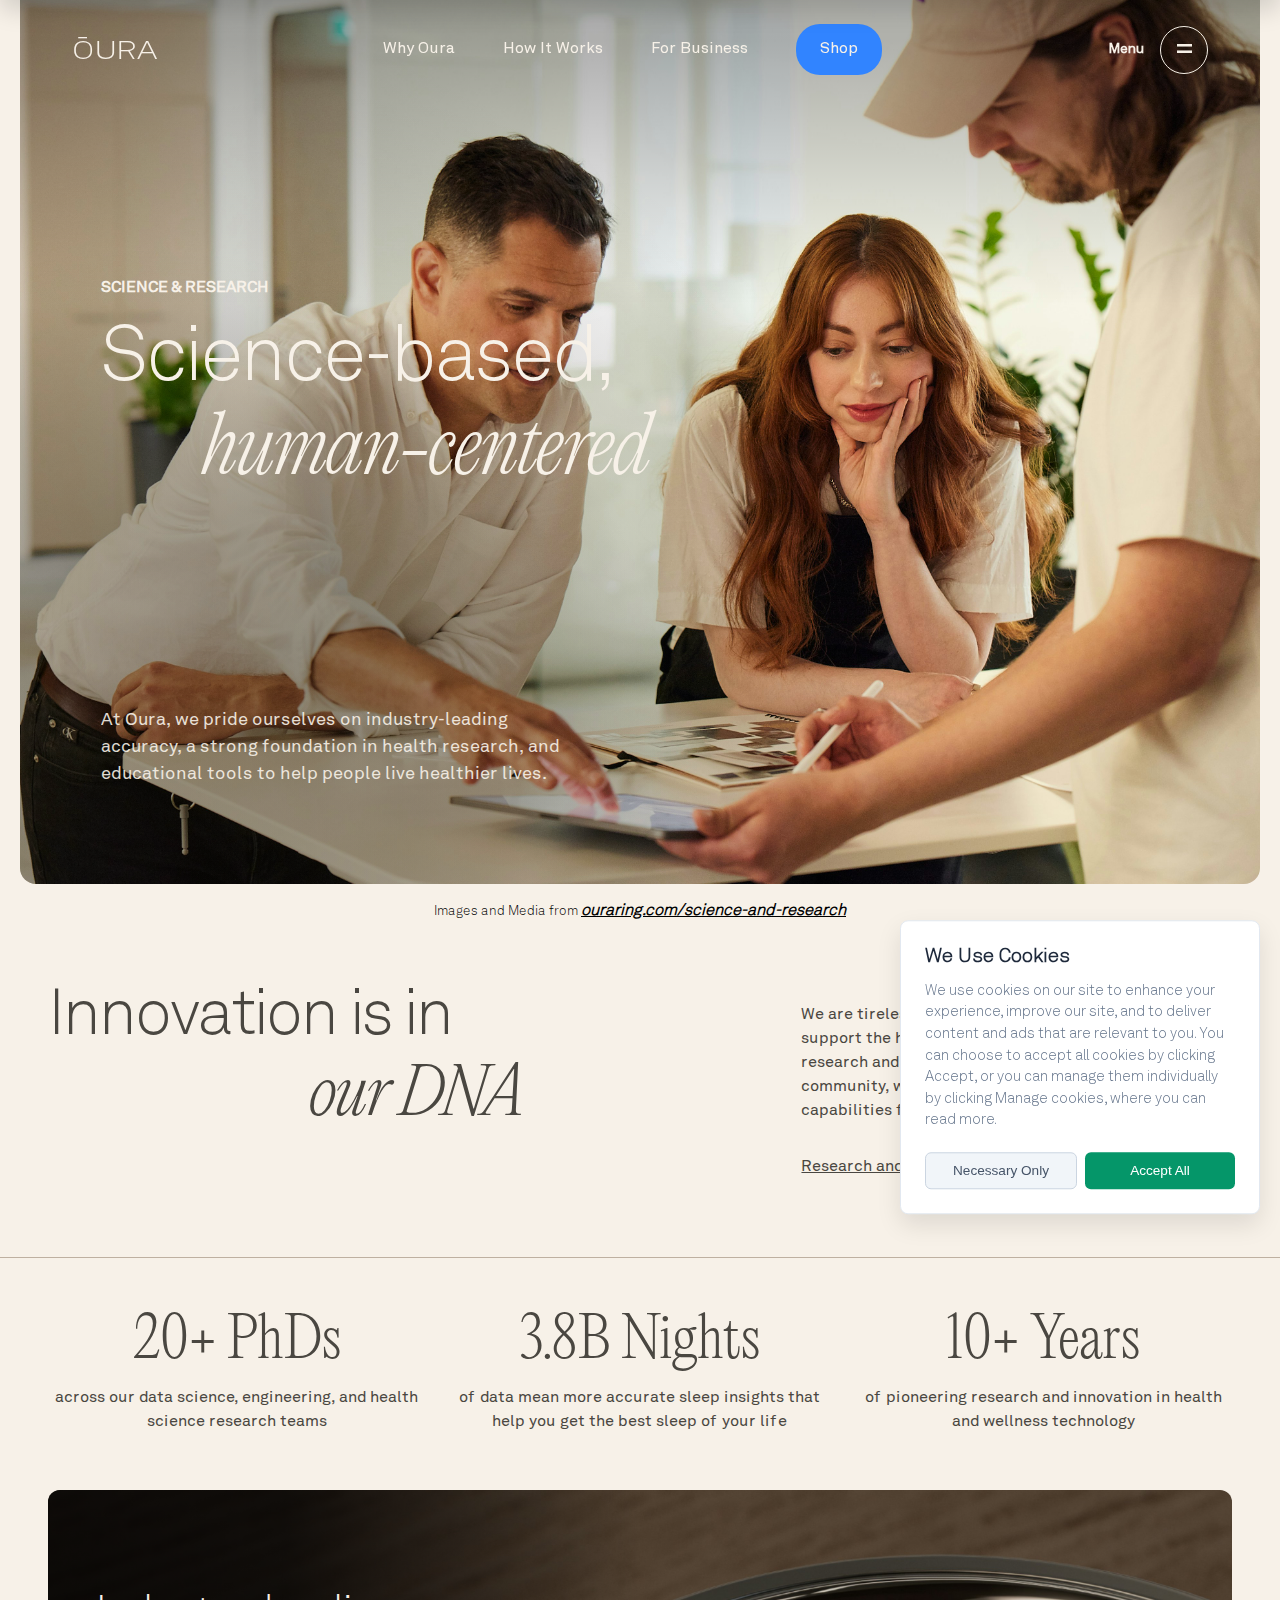
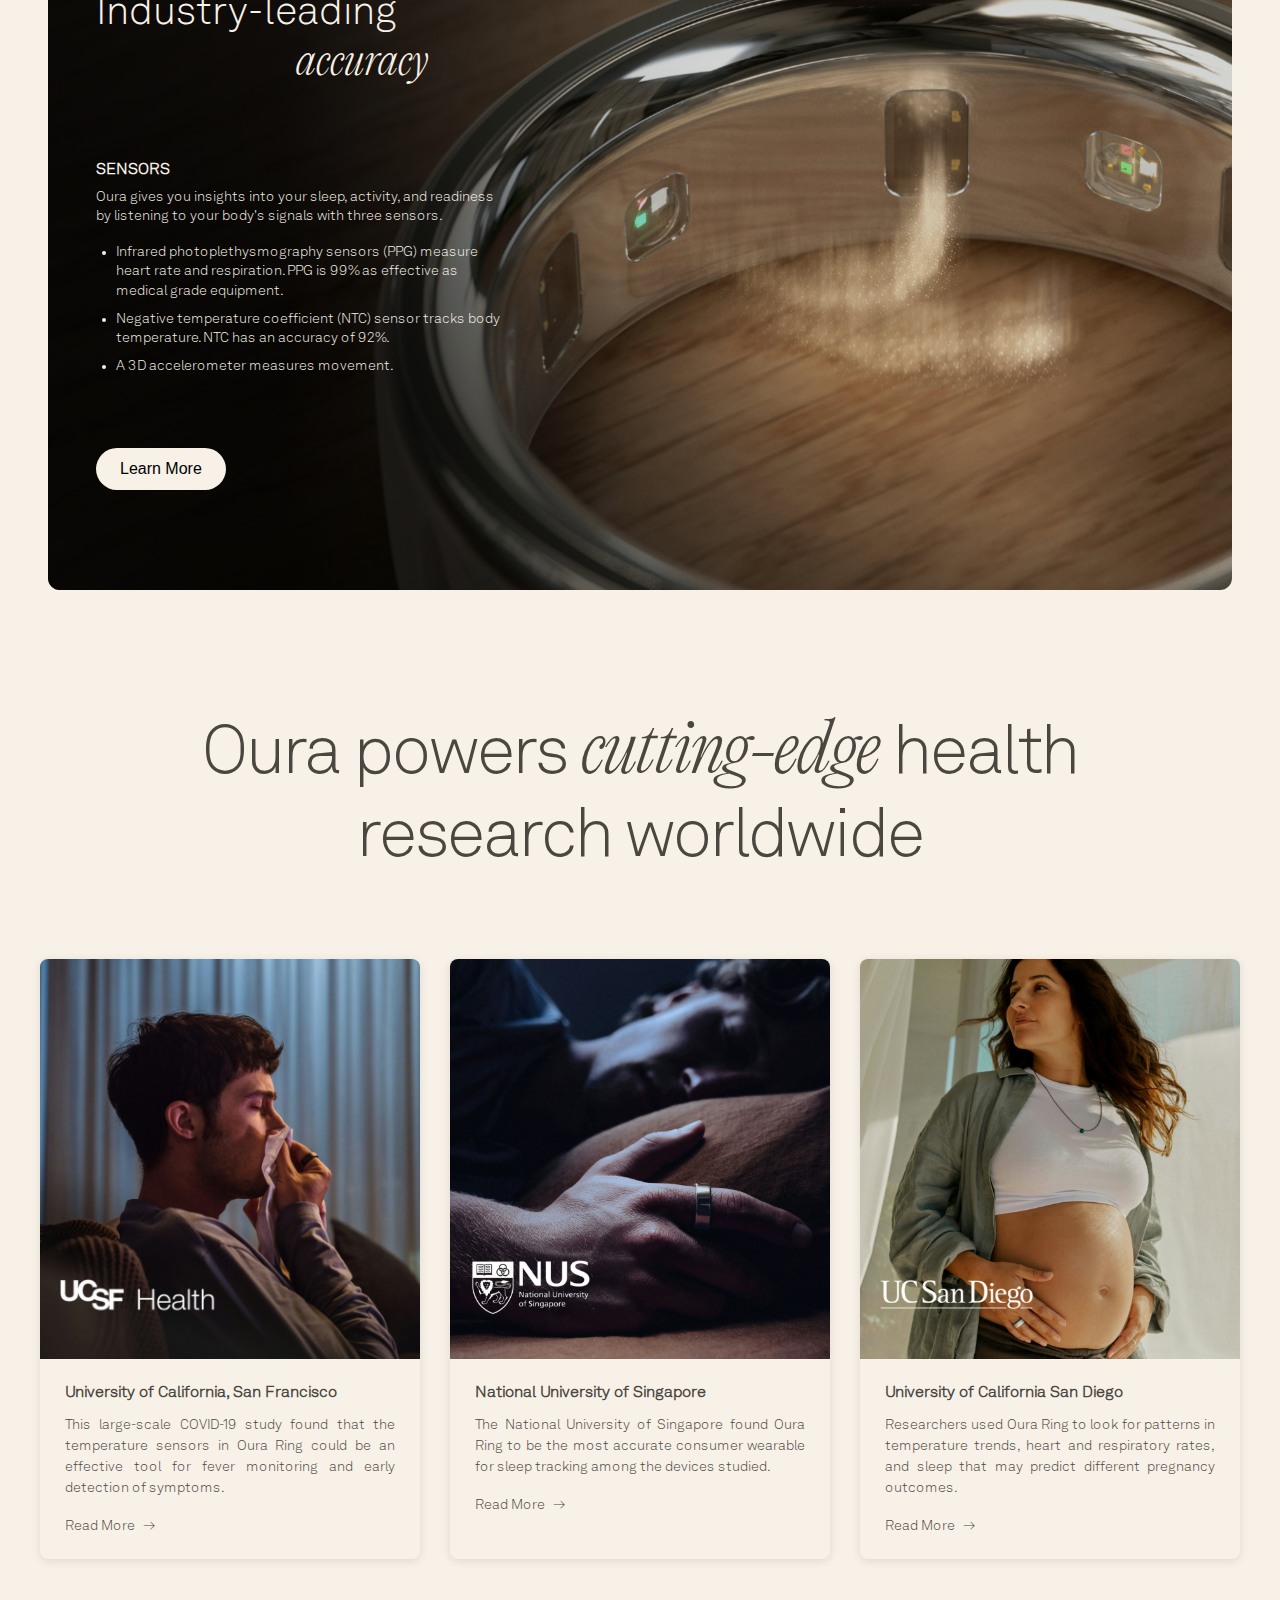
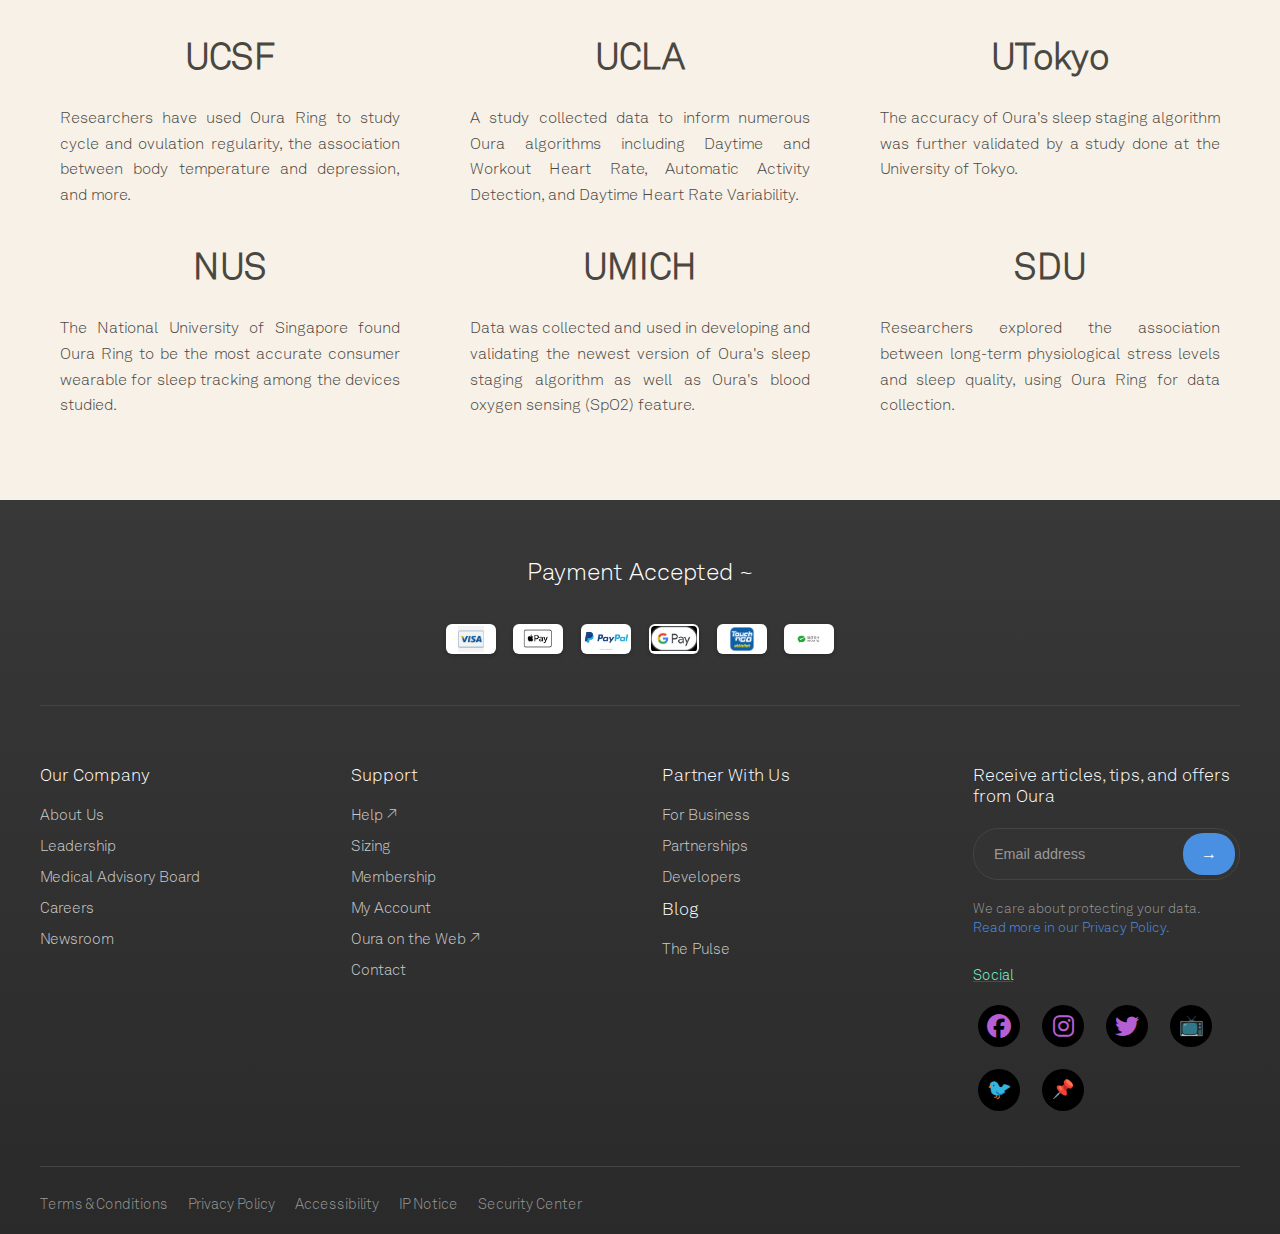
<file: WhyOura2/ScienceAndResearch.html>
<!DOCTYPE html>
<html lang="en">
<head>
  <meta charset="UTF-8">
  <meta name="viewport" content="width=device-width, initial-scale=1.0">
  <title>Oura Ring: Science-Based Research for Human Health</title>
  <link rel="icon" type="image/x-icon" href="../assets/images/icon-32x32.png">
  <link rel="stylesheet" href="../components//header/header.css">
  <link rel="stylesheet" href="../components/footer/footer.css">
  <link rel="stylesheet" href="../shared/fonts.css">

  <link rel="stylesheet" href="ScienceAndResearch.css">
  <script src="ScienceAndResearch.js"></script>

  <link rel="stylesheet" href="../shared/Cookies/Cookies.css">
  <script src="../shared/Cookies/Cookies.js"></script>
</head>
<body>

  <header id="header" class="site-header"></header>
  
  <main>

    <section class="section1 light-navbar-section">
      <div class="section1-image-wrapper">
        <div class="section1-image">
          <div class="section1-image-linear"></div>
          <div class="section1-content">
            
            <div class="text1">
              <div class="brand">
                SCIENCE & RESEARCH
              </div>
              <h1 class="title">
                Science-based,<br><em class="section1-italic">human-centered</em>
              </h1>
            </div>

            <div class="text2">
              <div class="description">
                <p>At Oura, we pride ourselves on industry-leading accuracy, a strong foundation in health research, and educational tools to help people live healthier lives.</p>
              </div>
            </div>
          </div>
        </div>
      </div>
    </section>

    <section class="image-source light-navbar-section">
      Images and Media from <a href="https://ouraring.com/science-and-research" target="_blank">ouraring.com/science-and-research</a>
    </section>

    <section class="section2">
      <div class="section2-content">
        <div class="section2-row1">
          <div class="section2-row1-col1">
            Innovation is in
            <div class="section2-text-right"><em class="italicFont">our DNA</em></div>
          </div>
          <div class="section2-row1-col2">
            <div class="section2-row1-col2-row1">
              We are tireless in our pursuit of new and better ways to support the health of our members. By prioritizing research and working hand in hand with the scientific community, we're able to continuously evolve Oura's capabilities for the greater good.
            </div>
            <div class="section2-row1-col2-row2">
              <a href="#">Research and Validation <strong>&xrarr;</strong></a>
            </div>
          </div>
        </div>
      </div>
    </section>

    <hr style="border: none; border-top: 1px solid #BEB0A0; margin-bottom: 48px;">

    <section class="section3">
      <div class="section3-content">
        <h2 class="section3-title">20+ PhDs</h2>
        <p class="section3-description">across our data science, engineering, and health science research teams</p>
      </div>
      <div class="section3-content">
        <h2 class="section3-title">3.8B Nights</h2>
        <p class="section3-description">of data mean more accurate sleep insights that help you get the best sleep of your life</p>
      </div>
      <div class="section3-content">
        <h2 class="section3-title">10+ Years</h2>
        <p class="section3-description">of pioneering research and innovation in health and wellness technology</p>
      </div>
    </section>
    <section class="section4">
      <div class="section4-content light-navbar-section">
        <div class="section4-card">
          <div class="section4-text">
            <div class="section4-title">
              <p>Industry-leading</p>
              <div class="section4-text-right"><em>accuracy</em></div>
            </div>
            <div class="section4-description">
              <p class="desc-title">SENSORS</p>
              <p class="desc-paragraph">
                Oura gives you insights into your sleep, activity, and readiness by listening to your body's signals with three sensors.
              </p>
              <ul>
                <li>Infrared photoplethysmography sensors (PPG) measure heart rate and respiration. PPG is 99% as effective as medical grade equipment.</li>
                <li>Negative temperature coefficient (NTC) sensor tracks body temperature. NTC has an accuracy of 92%.</li>
                <li>A 3D accelerometer measures movement.</li>
              </ul>
            </div>
            <div class="button-row">
              <button id="learnMore">Learn More</button>
            </div>
          </div>
          <div class="section4-image"></div>
        </div>
      </div>
    </section>

    <section class="section5">
      <div class="section5-text">
        Oura powers <em>cutting-edge</em> health research worldwide
      </div>
    </section>

    <section class="section6">
      <div class="section6-container">
        <div class="main-studies">
            <div class="study-card">
                <div class="card-image light-navbar-section">
                    <img src="../assets/images/ucsf-health.jpg" alt="UC San Francisco">
                </div>
                <div class="card-content">
                    <h3 class="university-name">University of California, San Francisco</h3>
                    <p class="study-description">
                      This large-scale COVID-19 study found that the temperature sensors in Oura Ring could be an effective tool for fever monitoring and early detection of symptoms.
                    </p>
                    <a href="#" class="read-more">Read More</a>
                </div>
            </div>
            <div class="study-card">
                <div class="card-image">
                    <img src="../assets/images/nus-or4.jpg" alt="NUS">
                </div>
                <div class="card-content">
                    <h3 class="university-name">National University of Singapore</h3>
                    <p class="study-description">
                      The National University of Singapore found Oura Ring to be the most accurate consumer wearable for sleep tracking among the devices studied.
                    </p>
                    <a href="#" class="read-more">Read More</a>
                </div>
            </div>
            <div class="study-card">
                <div class="card-image">
                    <img src="../assets/images/uc-san-diego-or4.jpg" alt="UC San Diego">
                </div>
                <div class="card-content">
                    <h3 class="university-name">University of California San Diego</h3>
                    <p class="study-description">
                      Researchers used Oura Ring to look for patterns in temperature trends, heart and respiratory rates, and sleep that may predict different pregnancy outcomes.
                    </p>
                    <a href="#" class="read-more">Read More</a>
                </div>
            </div>
        </div>
        <div class="additional-studies">
            <div class="mini-study">
                <div class="uni-logo-text">UCSF</div>
                <p class="mini-description">
                  Researchers have used Oura Ring to study cycle and ovulation regularity, the association between body temperature and depression, and more.
                </p>
            </div>
            <div class="mini-study">
                <div class="uni-logo-text">UCLA</div>
                <p class="mini-description">
                  A study collected data to inform numerous Oura algorithms including Daytime and Workout Heart Rate, Automatic Activity Detection, and Daytime Heart Rate Variability.
                </p>
            </div>
            <div class="mini-study">
                <div class="uni-logo-text">UTokyo</div>
                <p class="mini-description">
                  The accuracy of Oura's sleep staging algorithm was further validated by a study done at the University of Tokyo.
                </p>
            </div>
            <div class="mini-study">
                <div class="uni-logo-text">NUS</div>
                <p class="mini-description">
                  The National University of Singapore found Oura Ring to be the most accurate consumer wearable for sleep tracking among the devices studied.
                </p>
            </div>
            <div class="mini-study">
                <div class="uni-logo-text">UMICH</div>
                <p class="mini-description">
                  Data was collected and used in developing and validating the newest version of Oura's sleep staging algorithm as well as Oura's blood oxygen sensing (SpO2) feature.
                </p>
            </div>
            <div class="mini-study">
                <div class="uni-logo-text">SDU</div>
                <p class="mini-description">
                  Researchers explored the association between long-term physiological stress levels and sleep quality, using Oura Ring for data collection.
                </p>
            </div>
        </div>
    </div>
    </section>

  </main>  

  <footer id="footer"></footer>

  <div id="overlay"></div>
  <div id="cookiePopup">
      <h2>We Use Cookies</h2>
      <p>
        We use cookies on our site to enhance your experience, improve our site, and to deliver content and ads that are relevant to you. You can choose to accept all cookies by clicking Accept, or you can manage them individually by clicking Manage cookies, where you can read more.
      </p>
      <div class="cookie-buttons">
          <button id="necessaryBtn" class="cookie-btn">Necessary Only</button>
          <button id="acceptAllBtn" class="cookie-btn">Accept All</button>
      </div>
  </div>

  <!-- Header -->
  <script>
    fetch('../components/header/header.html')
      .then(res => res.text())
      .then(data => {
        document.getElementById('header').innerHTML = data;

        const script = document.createElement('script');
        script.src = '../components//header/header.js';
        document.body.appendChild(script);
      });
  </script>

  <!-- Footer -->
  <script>
    fetch('../components/footer/footer.html')
      .then(res => res.text())
      .then(data => {
        document.getElementById('footer').innerHTML = data;
      });
  </script>

</body>
</html>
</file>
<file: components/header/header.css>
* {
  margin: 0;
  padding: 0;
  box-sizing: border-box;
}

.navbar a.active, 
.menu-wrapper a.active {
    font-weight: bold;
}

.site-header {
  position: fixed;
  top: 0;
  left: 0;
  right: 0;
  z-index: 100;
  transition: transform 0.3s ease;
  display: flex;
  justify-content: center;
  padding: 0 24px;
}

.site-header.hide-header {
  transform: translateY(-100%);
}

.navbar {
  display: flex;
  padding: 8px 48px;
  background-color: transparent;
  backdrop-filter: none;
  transition: background-color 0.5s ease;
  border-radius: 8px;
  margin: 16px 0;
  justify-content: space-between;
  width: 100%;
  max-width: 1400px;
  align-items: center;
  gap: 48px;
  font-family: "MyAkkurattLL-Regular", sans-serif;
  color: #4a4741;
}

.navbar.light {
  color: #f7f1e8;
}

.navbar.light a {
  color: #f7f1e8;
}

.navbar.scrolled {
  background-color: rgba(255, 255, 255, 0.1);
  backdrop-filter: blur(12px);
}

.logo {
  transform: scaleY(0.8);
  display: inline-block;
  align-items: center;
  font-family: "MyAkkurattLL-light", sans-serif;
  font-size: 32px;
  font-weight: 100;
  margin-bottom: -6px;
  z-index: 997;
}

.logo a {
  text-decoration: none;
  color: inherit;
}

.logo a:hover {
  text-decoration: none;
  font-weight: bold;
}

.nav-center {
  display: flex;
  align-items: center;
  gap: 48px;
  max-width: 600px;
  flex: 1;
  justify-content: center;
}

.nav-links {
  display: flex;
  gap: 48px;
  font-size: 16px;
}

.nav-links a {
  text-decoration: none;
  color: inherit;
}

.nav-links a:hover {
  text-decoration: none;
  font-weight: bold;
  transform: translateY(-2px);
}

.shop-button {
  background-color: #3184ff;
  color: #f7f1e8;
  border: none;
  padding: 16px 24px;
  border-radius: 24px;
  font-size: 16px;
  cursor: pointer;
  font-family: inherit;
  text-decoration: none;
  display: inline-block;
}

.shop-button:hover {
  background: #1f529e;
  color: #ebe5dc;
  transform: translateY(-2px);
}

.menu {
  display: flex;
  align-items: center;
  gap: 16px;
  font-size: 14px;
  font-weight: bold;
}

.menu-icon {
  width: 48px;
  height: 48px;
  border: 1px solid;
  border-radius: 50%;
  display: flex;
  justify-content: center;
  align-items: center;
  font-size: 32px;
  background-color: transparent;
  cursor: pointer;
  font-family: inherit;
  color: inherit;
}

.menu-icon:hover {
  background-color: #3635311a;
  transform: translateY(-2px);
}

@media (max-width: 1024px) {
  .nav-center {
    display: none;
  }
}

/* Background overlay */
.overlay {
  position: fixed;
  top: 0;
  left: 0;
  width: 100%;
  height: 100%;
  opacity: 0;
  visibility: hidden;
  transition: opacity 0.3s ease, visibility 0.3s ease;
  z-index: 998;
  backdrop-filter: blur(3px);
}

.overlay.active {
  opacity: 1;
  visibility: visible;
}

.menu-wrapper {
  position: fixed;
  top: 0;
  left: 0;
  width: 100%;
  background-color: #f7f1e8;
  border-radius: 0px 0px 8px 8px;
  z-index: 999;
  transform: translateY(-100%);
  transition: transform 0.2s cubic-bezier(0.4, 0, 0.2, 1);
  box-shadow: 0 10px 25px rgba(0, 0, 0, 0.15);
  overflow: hidden;
}

.menu-wrapper.active {
  transform: translateY(0);
}

.menu-content {
  padding: 24px 48px 60px 48px;
  align-items: center;
  position: relative;
  width: 100%;
  max-width: 1400px;
  margin: 0 auto;
  font-family: "MyAkkurattLL-Regular";
}

.menu-header {
  display: flex;
  justify-content: space-between;
  align-items: center;
  margin-bottom: 40px;
}

.close-btn {
  width: 48px;
  height: 48px;
  border: 1px solid #4a4741;
  border-radius: 50%;
  background: transparent;
  font-size: 20px;
  cursor: pointer;
  display: flex;
  align-items: center;
  justify-content: center;
  color: #4a4741;
  font-family: inherit;
}

.menu-columns {
  display: grid;
  grid-template-columns: 1fr 1fr 1fr 280px;
  gap: 60px;
  align-items: start;
}

.menu-column h4 {
  font-size: 18px;
  font-weight: bold;
  color: #4a4741;
  margin-bottom: 12px;
  padding-bottom: 8px;
  border-bottom: 1px solid #ddd;
}

.menu-column ul {
  list-style: none;
  padding: 0;
  margin: 0;
}

.menu-column ul li {
  margin-bottom: 12px;
  font-size: 16px;
  color: #4a4741;
  cursor: pointer;
  transition: font-weight 0.2s ease;
}

.menu-column ul li:hover {
  font-weight: bold;
}

.menu-column a {
  text-decoration: none;
  color: inherit;
}

.menu-column a:hover {
  text-decoration: none;
  font-weight: bold;
}

.sale-tag {
  color: #2f5a99;
  font-size: 12px;
  margin-left: 4px;
  font-family: "PPEditorialNew-UltraLightItalic", sans-serif;
  font-weight: bold;
}

.menu-image-section {
  text-align: center;
  display: flex;
  flex-direction: column;
  align-items: center;
}

.menu-image-button img {
  width: 300px;
  height: 180px;
  object-fit: cover;
  border-radius: 12px;
  margin-bottom: 10px;
}

.navbar a.active, 
.menu-wrapper a.active {
    font-weight: bold;
    position: relative;
}

.menu-column a.active::before {
    content: '';
    position: absolute;
    left: -12px;
    top: 0;
    bottom: 0;
    width: 3px;
    background-color: #3184ff;
    border-radius: 2px;
}

/* Mobile responsiveness */
@media (max-width: 970px) {
  .menu-content {
    padding: 30px 24px 50px 24px;
  }

  .menu-columns {
    grid-template-columns: 1fr;
    gap: 20px;
  }

  .menu-image-section {
    order: -1;
  }

  .menu-image-section img {
    width: 250px;
    height: 150px;
  }
}
</file>
<file: components/footer/footer.css>
* {
    margin: 0;
    padding: 0;
    box-sizing: border-box;
}

body {
    background: #f5f5f5;
}

/* Footer Styles */
.footer {
    background: linear-gradient(to top, #2a2a2a, #393838);
    color: #ccc;
    padding: 60px 40px 20px;
}

.payment-section {
    text-align: center;
    margin-bottom: 60px;
    padding-bottom: 40px;
    border-bottom: 1px solid #444;
}

.payment-section h3 {
    color: white;
    font-size: 1.5rem;
    font-weight: 400;
    margin-bottom: 30px;
}

.payment-icons {
    display: flex;
    justify-content: center;
    gap: 7.7px;
    flex-wrap: wrap;
    align-items: center;
}

.payment-icons img {
    width: 50px;
    height: 30px;
    object-fit: contain;
    border-radius: 6px;
    background: white;
    padding: 2px;
    transition: all 0.3s ease;
    box-shadow: 0 2px 4px rgba(0, 0, 0, 0.2);
}

.payment-icons img:hover {
    transform: skew(9deg) rotate(15deg) scale(1.55) translateY(-2px);
    box-shadow: 0 4px 8px rgba(186, 193, 77, 0.888);
    border-top: tomato 1px dashed;
}

.payment-icons img {
    position: relative;
}

.icon-wrapper {
    display: inline-block;
    position: relative;
    margin: 5px;
}

.icon-text {
    position: absolute;
    bottom: -25px;
    left: 50%;
    transform: translateX(-50%);
    background: rgba(0, 0, 0, 0.8);
    color: white;
    font-size: 12px;
    padding: 4px 8px;
    border-radius: 6px;
    opacity: 0;
    transition: opacity 0.3s ease, transform 0.3s ease;
    pointer-events: none;
    white-space: nowrap;
    z-index: 2;
}

.icon-wrapper:hover .icon-text {
    opacity: 1;
    transform: translateX(-50%) translateY(5px);
}

.icon-wrapper i.fab {
    font-size: 24px;
    color: #b65ed3;
    transition: color 0.3s ease;
}

.icon-wrapper:hover i.fab {

    color: color-mix(in hsl, yellowgreen 39%, hsl(60 100% 97%));

}


.footer-content {
    display: grid;
    grid-template-columns: repeat(auto-fit, minmax(250px, 1fr));
    gap: 44px;
    margin-bottom: 50px;
    max-width: 1200px;
    margin-left: auto;
    margin-right: auto;
}

.footer-section h4 {
    color: white;
    font-size: 1.1rem;
    font-weight: 500;
    margin-bottom: 20px;
}

.footer-section h5 {
    color: #4A90E2;
    font-size: 0.9rem;
    font-weight: 500;
    margin-bottom: 15px;
    margin-top: 30px;
}

.footer-section ul {
    list-style: none;
}

.footer-section ul li {
    margin-bottom: 12px;
}

.footer-section ul li a {
    color: #ccc;
    text-decoration: none;
    transition: color 0.3s ease;
    font-size: 0.95rem;
}

.footer-section ul li a:hover {
    color: white;
}

/* Newsletter Section */
.newsletter-form {
    display: flex;
    margin-bottom: 20px;
    background: #333;
    border-radius: 25px;
    overflow: hidden;
    border: 1px solid #444;
    min-height: 50px;
}

.newsletter-form input {
    flex: 1;
    padding: 15px 20px;
    background: transparent;
    border: none;
    color: white;
    font-size: 0.95rem;
    min-width: 0;
    /* Important for mobile flex shrinking */
}

.newsletter-form input::placeholder {
    color: #999;
    font-size: 0.9rem;
}

.newsletter-form input:hover {
    background: #404040;
    transition: all 0.3s ease;
}

.newsletter-form input:hover::placeholder {
    color: #000;
    transition: all 0.3s ease;
}

.newsletter-form input:focus {
    outline: none;
    background: #404040;
}

.newsletter-form button {
    background: #4A90E2;
    border: none;
    color: white;
    padding: 12px 18px;
    cursor: pointer;
    border-radius: 20px;
    margin: 4px;
    transition: all 0.3s ease;
    flex-shrink: 0;
    /* Prevent button  shrinking */
    min-width: 50px;
    display: flex;
    align-items: center;
    justify-content: center;
}

.newsletter-form button:hover {
    background: #357ABD;
    transform: scale(1.05);
}

.newsletter-form input:hover {
    background: #bcb8b8;
    transition: all 0.3s ease;
    border-radius: 0px;
    border-bottom: 2px solid rgb(241, 201, 2);
}

.newsletter-form input:hover::placeholder {
    transition: all 1s ease;
}


.newsletter-form input:focus {
    outline: none;
}



.arrow {
    font-size: 16px;
    font-weight: bold;
}

.privacy-note {
    font-size: 0.85rem;
    color: #999;
    line-height: 1.4;
    margin-top: 15px;
}

.privacy-note a {
    color: #4A90E2;
    text-decoration: none;
}

.privacy-note a:hover {
    text-decoration: underline;
}

.social-icons {
    margin-top: 30px;
}

.social-icons h5 {
    color: aquamarine;
    text-decoration: underline red;
}

.social-links {
    display: flex;
    gap: 12px;
    flex-wrap: wrap;
    justify-content: flex-start;
}

.social-links a {
    width: 42px;
    height: 42px;
    background: #000000;
    border-radius: 50%;
    display: flex;
    align-items: center;
    justify-content: center;
    font-size: 18px;
    text-decoration: none;
    transition: all 0.3s ease;
    flex-shrink: 0;
}

.social-links a i {
    color: rgb(197, 18, 18);
    transition: color 0.3s ease;
}

.social-links a:hover {
    background: #4A90E2;
    transform: translateY(-2px) scale(1.1);
    box-shadow: 0 6px 13px rgba(158, 226, 74, 0.4);
}

.social-links a:hover i {
    color: white;
}

/* Emoji icons for social media */
.social-links a[aria-label="YouTube"],
.social-links a[aria-label="TikTok"] {
    font-size: 20px;
}

.social-links .pin {
    font-size: 18px;
    color: #fff;
}

.social-links a:hover .pin {
    color: rgb(9, 9, 9);
}

.footer-bottom {
    border-top: 1px solid #444;
    padding-top: 30px;
    display: flex;
    justify-content: space-between;
    align-items: flex-start;
    flex-wrap: wrap;
    gap: 30px;
}

.legal-links {
    display: flex;
    gap: 20px;
    flex-wrap: wrap;
}

.legal-links a {
    color: #999;
    text-decoration: none;
    font-size: 0.9rem;
    transition: color 0.3s ease;
    white-space: nowrap;
}

.legal-links a:hover {
    color: white;
}

/* Mobile Responsive Design */
@media (max-width: 768px) {
    .footer {
        padding: 40px 20px 20px;
    }

    .payment-section {
        margin-bottom: 40px;
        padding-bottom: 30px;
    }

    .payment-section h3 {
        font-size: 1.3rem;
        margin-bottom: 20px;
    }

    .payment-icons {
        gap: 12px;
        justify-content: center;
    }

    .payment-icons img {
        width: 45px;
        height: 28px;
    }

    .footer-content {
        grid-template-columns: 1fr;
        gap: 35px;
        margin-bottom: 40px;
    }

    .footer-section {
        text-align: left;
    }

    .footer-section h4 {
        font-size: 1rem;
        margin-bottom: 15px;
    }

    /* Newsletter Mobile Fixes */
    .newsletter-form {
        border-radius: 25px;
        min-height: 48px;
    }

    .newsletter-form input {
        padding: 12px 16px;
        font-size: 0.9rem;
    }

    .newsletter-form input::placeholder {
        font-size: 0.85rem;
    }

    .newsletter-form button {
        padding: 10px 16px;
        min-width: 48px;
    }

    .arrow {
        font-size: 14px;
    }

    /* Social Links Mobile Customize*/
    .social-links {
        gap: 10px;
        justify-content: flex-start;
    }

    .social-links a {
        width: 38px;
        height: 38px;
        font-size: 16px;
    }

    .social-links a[aria-label="YouTube"],
    .social-links a[aria-label="TikTok"] {
        font-size: 18px;
    }

    .footer-bottom {
        flex-direction: column;
        text-align: center;
        gap: 20px;
    }

    .legal-links {
        justify-content: center;
        gap: 15px;
    }

    .legal-links a {
        font-size: 0.85rem;
    }
}

@media (max-width: 480px) {
    .footer {
        padding: 30px 15px 15px;
    }

    .payment-section h3 {
        font-size: 1.2rem;
    }

    .payment-icons {
        gap: 8px;
    }

    .payment-icons img {
        width: 40px;
        height: 25px;
    }

    .footer-content {
        gap: 30px;
    }

    /* Newsletter Very Small Mobile */
    .newsletter-form {
        flex-direction: column;
        border-radius: 15px;
        min-height: auto;
    }

    .newsletter-form input {
        padding: 14px 16px;
        border-radius: 15px 15px 0 0;
        border-bottom: 1px solid #444;
    }

    .newsletter-form button {
        border-radius: 0 0 15px 15px;
        margin: 0;
        padding: 14px 16px;
        min-width: auto;
    }

    .social-links {
        justify-content: center;
        gap: 8px;
    }

    .social-links a {
        width: 36px;
        height: 36px;
        font-size: 14px;
    }

    .legal-links {
        flex-direction: column;
        gap: 10px;
    }
}

@media (max-width: 320px) {
    .footer {
        padding: 20px 10px 10px;
    }

    .payment-icons {
        gap: 6px;
    }

    .payment-icons img {
        width: 36px;
        height: 22px;
    }

    .footer-content {
        gap: 25px;
    }

    .newsletter-form input,
    .newsletter-form button {
        padding: 12px 14px;
        font-size: 0.85rem;
    }
}
</file>
<file: shared/fonts.css>
@font-face {
  font-family: 'MyAkkurattLL-Light';
  src: url('../assets/fonts/AkkuratLL-Light.woff2') format('woff2');
  font-weight: normal;
  font-style: normal;
}

@font-face {
  font-family: 'MyAkkurattLL-Regular';
  src: url('../assets/fonts/AkkuratLL-Regular.woff2') format('woff2');
  font-weight: normal;
  font-style: normal;
}

@font-face {
  font-family: 'PPEditorialNew-Light';
  src: url('../assets/fonts/PPEditorialNew-Light.woff2') format('woff2');
  font-weight: normal;
  font-style: normal;
}

@font-face {
  font-family: 'PPEditorialNew-UltraLight';
  src: url('../assets/fonts/PPEditorialNew-Ultralight.woff2') format('woff2');
  font-weight: normal;
  font-style: normal;
}

@font-face {
  font-family: 'PPEditorialNew-UltraLightItalic';
  src: url('../assets/fonts/PPEditorialNew-UltralightItalic.woff2') format('woff2');
  font-weight: normal;
  font-style: normal;
}
</file>
<file: HomePage/homepage.css>
* {
    margin: 0;
    padding: 0;
    box-sizing: border-box;
}

body {
    /*no more font setting , load from style.css*/
    background: linear-gradient(135deg, #e8ddd4 0%, #d4c4b0 100%);
    overflow-x: hidden;
}

html {
    scroll-behavior: smooth;
    background-color: rgb(247, 241, 232);

}

/* Hero Section */
.overlay {
    position: absolute;
    top: 0;
    left: 0;
    width: 100%;
    height: 100%;
    background-color: rgba(88, 83, 83, 0.5);
}

.hero {
    min-height: 100vh;
    display: flex;
    align-items: center;
    padding: 0 40px;
    position: relative;
    overflow: hidden;
    background-image: url("../assets/img/home3.png");
    background-size: cover;
    background-repeat: no-repeat;
}

.hero-content {
    flex: 1;
    max-width: 600px;
    z-index: 2;
}

.product-label {
    font-size: 18px;
    color: #e2d9de;
    margin-bottom: 20px;
    display: flex;
    align-items: center;
    gap: 10px;
}

.version-badge {
    background: #333;
    color: white;
    width: 30px;
    height: 30px;
    border-radius: 50%;
    display: flex;
    align-items: center;
    justify-content: center;
    font-size: 14px;
    font-weight: bold;
}

.hero-title {
    font-size: clamp(3rem, 8vw, 6rem);
    font-weight: 300;
    line-height: 0.9;
    color: #333;
    margin-bottom: 40px;
}

.hero-title .emphasis {
    font-style: italic;
    color: #B8860B;
    font-weight: 200;
}

.cta-button {
    background: #333;
    color: white;
    padding: 18px 40px;
    border: none;
    border-radius: 50px;
    font-size: 16px;
    font-weight: 500;
    cursor: pointer;
    transition: all 0.3s ease;
    text-transform: uppercase;
    letter-spacing: 1px;
    box-shadow: 0 8px 30px rgba(0, 0, 0, 0.3);
}

.cta-button:hover {
    background: #111;
    transform: translateY(-3px);
    box-shadow: 0 12px 40px rgba(0, 0, 0, 0.4);
}





/* Background Elements */
.bg-elements {
    position: absolute;
    top: 0;
    left: 0;
    width: 100%;
    height: 100%;
    overflow: hidden;
    z-index: 1;
}

.bg-circle {
    position: absolute;
    border-radius: 50%;
    background: rgba(255, 255, 255, 0.1);
    animation: drift 20s linear infinite;
}

.bg-circle:nth-child(1) {
    width: 300px;
    height: 300px;
    top: -150px;
    right: -150px;
    animation-delay: 0s;
}

.bg-circle:nth-child(2) {
    width: 200px;
    height: 200px;
    bottom: -100px;
    left: -100px;
    animation-delay: -10s;
}

.bg-circle:nth-child(3) {
    width: 150px;
    height: 150px;
    top: 50%;
    left: -75px;
    animation-delay: -5s;
}

/* Features Section */
.features {
    padding: 100px 40px;
    background: rgba(255, 255, 255, 0.8);
    --webkit-backdrop-filter: blur(20px);
}

.features-grid {
    max-width: 1200px;
    margin: 0 auto;
    display: grid;
    grid-template-columns: repeat(auto-fit, minmax(300px, 1fr));
    gap: 40px;
    margin-top: 60px;
}

.feature-card {
    background: rgba(255, 255, 255, 0.6);
    padding: 40px;
    border-radius: 20px;
    --webkit-backdrop-filter: blur(10px);
    border: 1px solid rgba(255, 255, 255, 0.2);
    transition: all 0.3s ease;
}

.feature-card:hover {
    transform: translateY(-14px);
    box-shadow: 0 20px 60px rgba(0, 0, 0, 0.1);
    border-color: goldenrod
}

.feature-icon {
    width: 60px;
    height: 60px;
    background: linear-gradient(135deg, #4A90E2, #357ABD);
    border-radius: 50%;
    display: flex;
    align-items: center;
    justify-content: center;
    color: white;
    font-size: 24px;
    margin-bottom: 20px;
}

.features h2 {
    text-align: center;
    font-size: 3rem;
    color: #333;
    margin-bottom: 20px;
    font-weight: 300;
}

.features p {
    text-align: center;
    color: #666;
    font-size: 1.2rem;
    max-width: 600px;
    margin: 0 auto;
}



/* Animations */
@keyframes float {

    0%,
    100% {
        transform: translateY(0px) rotate(0deg);
    }

    50% {
        transform: translateY(-20px) rotate(2deg);
    }
}

@keyframes pulse {

    0%,
    100% {
        opacity: 0.6;
    }

    50% {
        opacity: 1;
    }
}

@keyframes drift {
    0% {
        transform: translateX(-100px) rotate(0deg);
    }

    100% {
        transform: translateX(calc(100vw + 100px)) rotate(360deg);
    }
}
.business-cta {
    padding: 0;
    margin: 0;
}

.business-content {
    height: 500px;
    position: relative;
    overflow: hidden;
}

.business-image {
    height: 100%;
    background: linear-gradient(45deg, rgba(0, 0, 0, 0.4), rgba(0, 0, 0, 0.2)),
        url('[data-uri]');
    background-size: cover;
    background-position: center;
    display: flex;
    flex-direction: column;
    justify-content: center;
    align-items: flex-start;
    padding: 0 80px;
    color: white;
    position: relative;
    background-image: url("../assets/img/home2.png");
}

.business-gradient:hover {
    opacity: 0.80;
    z-index: 1;
}

.business-gradient {
    position: absolute;
    top: 0;
    left: 0;
    right: 0;
    bottom: 0;
    background: linear-gradient(135deg, rgba(196, 156, 116, 0.8) 0%, rgba(180, 130, 90, 0.9) 100%);
    z-index: 1;
}

.business-image h2 {
    font-size: 3.5rem;
    font-weight: 300;
    line-height: 1.1;
    margin-bottom: 30px;
    position: relative;
    z-index: 2;
}

.business-image em {
    font-style: italic;
    color: #f0f0f0;
}

.business-btn {
    background: #4A90E2;
    color: white;
    padding: 18px 40px;
    border: none;
    border-radius: 50px;
    font-size: 16px;
    font-weight: 500;
    cursor: pointer;
    transition: all 0.3s ease;
    text-transform: uppercase;
    letter-spacing: 1px;
    box-shadow: 0 8px 30px rgba(74, 144, 226, 0.4);
    position: relative;
    z-index: 2;
}

.business-btn:hover {
    background: #357ABD;
    transform: translateY(-3px);
    box-shadow: 0 12px 40px rgba(74, 144, 226, 0.6);
}
/* Testimonial Section */
.testimonial-section {
    background: #f5f1eb;
    padding: 100px 40px;
    position: relative;
}

.testimonial-content {
    max-width: 1400px;
    margin: 0 auto;
    display: grid;
    grid-template-columns: 1fr 1fr;
    gap: 80px;
    align-items: center;
}

.app-showcase {
    position: relative;
    display: flex;
    align-items: center;
    justify-content: center;
}

.person-silhouette {
    width: 400px;
    height: 500px;
    background: linear-gradient(135deg, #2a2a2a 0%, #1a1a1a 100%);
    border-radius: 20px;
    position: relative;
    overflow: hidden;
    box-shadow: 0 20px 60px rgba(0, 0, 0, 0.3);

}


.projection-bg {
    position: absolute;
    top: 0;
    left: 0;
    right: 0;
    bottom: 0;
    opacity: 0.7;

}

.projection-bg img {
    width: 100%;
    height: auto;
    object-fit: cover;
}

.app-interfaces {
    position: absolute;
    right: -50px;
    top: 50%;
    transform: translateY(-50%);
    display: flex;
    flex-direction: column;
    gap: 30px;
}

.app-card {
    background: rgba(80, 90, 100, 0.95);
    --webkit-backdrop-filter: blur(20px);
    border-radius: 16px;
    padding: 20px;
    color: white;
    width: 280px;
    box-shadow: 0 15px 35px rgba(0, 0, 0, 0.3);
    border: 1px solid rgba(255, 255, 255, 0.1);
}

.card-header {
    display: flex;
    justify-content: space-between;
    align-items: center;
    margin-bottom: 15px;
}

.time-label,
.readiness-label {
    font-size: 12px;
    color: #aaa;
    font-weight: 500;
    letter-spacing: 1px;
}

.close-btn {
    background: none;
    border: none;
    color: #aaa;
    font-size: 18px;
    cursor: pointer;
    width: 24px;
    height: 24px;
    border-radius: 50%;
    display: flex;
    align-items: center;
    justify-content: center;
}

.sleep-time {
    font-size: 2.5rem;
    font-weight: 300;
    color: white;
    margin-bottom: 5px;
}

.sleep-subtitle {
    font-size: 14px;
    color: #ccc;
    margin-bottom: 20px;
}

.sleep-chart {
    margin-top: 20px;
}

.chart-bars {
    display: flex;
    align-items: flex-end;
    gap: 4px;
    height: 60px;
    margin-bottom: 10px;
}

.bar {
    flex: 1;
    background: linear-gradient(to top, #4A90E2, #6BB6FF);
    border-radius: 2px;
    min-height: 8px;
}

.chart-timeline {
    display: flex;
    justify-content: space-between;
    font-size: 11px;
    color: #999;
}

.readiness-circle {
    display: flex;
    justify-content: center;
    margin: 20px 0;
}

.circle-progress {
    width: 120px;
    height: 120px;
    border-radius: 50%;
    border: 6px solid #333;
    border-top: 6px solid #4A90E2;
    display: flex;
    flex-direction: column;
    align-items: center;
    justify-content: center;
    position: relative;
}

.circle-progress::before {
    content: '';
    position: absolute;
    top: -6px;
    left: -6px;
    right: -6px;
    bottom: -6px;
    border-radius: 50%;
    border: 6px solid transparent;
    border-top: 6px solid #4A90E2;
    transform: rotate(240deg);
}

.readiness-score {
    font-size: 2.5rem;
    font-weight: 300;
    color: white;
}

.readiness-status {
    font-size: 12px;
    color: #4A90E2;
    font-weight: 500;
}

.readiness-title {
    font-size: 18px;
    font-weight: 500;
    color: white;
    text-align: center;
    margin-bottom: 10px;
}

.readiness-description {
    font-size: 13px;
    color: #ccc;
    line-height: 1.4;
    text-align: center;
}

.testimonial-text {
    padding-left: 40px;
}

.testimonial-text blockquote {
    font-size: 2.5rem;
    font-weight: 300;
    line-height: 1.3;
    color: #333;
    margin-bottom: 30px;
    font-style: italic;
}

.testimonial-text cite {
    font-size: 1.1rem;
    color: #B8860B;
    font-style: normal;
    font-weight: 400;
}

/* News Section */
.news-section {
    background: #2a2a2a;
    padding: 100px 40px;
    color: white;
}

.news-container {
    max-width: 1400px;
    margin: 0 auto;
}

.news-section h2 {
    font-size: 1.2rem;
    font-weight: 500;
    letter-spacing: 2px;
    color: #ccc;
    margin-bottom: 50px;
}

.news-grid {
    display: grid;
    grid-template-columns: 1fr 1fr;
    gap: 60px;
    align-items: stretch;
}

.featured-article {
    position: relative;
    border-radius: 20px;
    overflow: hidden;
    height: 500px;
}

.article-badge {
    position: absolute;
    top: 30px;
    left: 30px;
    background: rgba(255, 255, 255, 0.9);
    color: #333;
    padding: 8px 16px;
    border-radius: 20px;
    font-size: 12px;
    font-weight: 500;
    letter-spacing: 1px;
    z-index: 2;
}

.article-image {
    width: 100%;
    height: 100%;
    background: linear-gradient(135deg, #C4A484 0%, #B8956F 100%);
    position: relative;
    background-image:
        radial-gradient(circle at 30% 70%, rgba(255, 255, 255, 0.1) 0%, transparent 50%),
        radial-gradient(circle at 70% 30%, rgba(0, 0, 0, 0.1) 0%, transparent 50%);
    background-image: url("../assets/img/homenews.png");
}

.article-overlay {
    position: absolute;
    bottom: 0;
    left: 0;
    right: 0;
    background: linear-gradient(transparent, rgba(0, 0, 0, 0.8));
    padding: 60px 30px 30px;
    color: white;
}

.article-overlay h3 {
    font-size: 2rem;
    font-weight: 300;
    line-height: 1.3;
    margin-bottom: 25px;
}

.read-more-btn {
    background: none;
    border: 2px solid white;
    color: white;
    padding: 12px 24px;
    border-radius: 30px;
    font-size: 14px;
    font-weight: 500;
    cursor: pointer;
    transition: all 0.3s ease;
    letter-spacing: 1px;
}

.read-more-btn:hover {
    background: white;
    color: #333;
}

.news-list {
    display: flex;
    flex-direction: column;
    justify-content: center;
    gap: 40px;
}

.news-item {
    display: flex;
    align-items: flex-start;
    gap: 20px;
    padding: 30px 0;
    border-bottom: 1px solid #444;
    cursor: pointer;
    transition: all 0.3s ease;
}

.news-item:hover {
    padding-left: 20px;
}

.news-item:last-child {
    border-bottom: none;
}

.news-item h4 {
    font-size: 1.3rem;
    font-weight: 400;
    line-height: 1.4;
    color: white;
    flex: 1;
    margin: 0;
}

.news-arrow {
    background: #333;
    border: none;
    color: white;
    width: 40px;
    height: 40px;
    border-radius: 50%;
    font-size: 18px;
    cursor: pointer;
    transition: all 0.3s ease;
    flex-shrink: 0;
}

.news-arrow:hover {
    background: #4A90E2;
    transform: translateX(5px);
}



/*  (phones in portrait) */
@media (max-width: 480px) {
    .hero {
        padding: 70px 15px 0;
    }

    .hero-title {
        font-size: 2.2rem;
    }

    .features {
        padding: 60px 15px;
    }

    .feature-card {
        padding: 25px 20px;
    }

    .business-content {
        height: 350px;
    }

    .business-image {
        padding: 0 20px;
    }

    .testimonial-section {
        padding: 60px 15px;
    }

    .app-interfaces {
        position: static;
        transform: none;
        width: 100%;
        margin-top: 30px;
    }

    .app-card {
        width: 100%;
        max-width: 280px;
        margin: 0 auto;
    }

    .testimonial-content {
        flex-direction: column;
        gap: 30px;
    }

    .news-section {
        padding: 60px 15px;
    }

    .featured-article {
        height: 350px;
    }
}

@media (max-width: 768px) {



    /* Hero Section */
    .hero {
        padding: 80px 20px 20px;
        min-height: 80vh;
    }

    .hero-title {
        font-size: clamp(2rem, 6vw, 3.5rem);
    }

    .hero-content {
        max-width: 100%;
        text-align: center;
    }

    .cta-button {
        padding: 14px 30px;
        font-size: 0.9rem;
    }

    /* Features Section */
    .features {
        padding: 80px 20px;
    }

    .features-grid {
        grid-template-columns: repeat(auto-fit, minmax(250px, 1fr));
        gap: 20px;
    }

    .feature-card {
        padding: 20px;
    }

    .features h2 {
        font-size: 2rem;
    }

    .features p {
        font-size: 1rem;
    }

    /* Testimonial Section */
    .testimonial-content {
        grid-template-columns: 1fr;
        gap: 40px;
    }

    .app-showcase {
        justify-content: center;
    }

    .person-silhouette {
        width: 100%;
        max-width: 350px;
        height: 400px;
    }

    .app-interfaces {
        position: relative;
        right: auto;
        top: auto;
        transform: none;
        margin-top: 20px;
        flex-direction: row;
        justify-content: center;
        flex-wrap: wrap;
        gap: 20px;
    }

    .app-card {
        width: 100%;
        max-width: 260px;
        padding: 15px;
    }

    .testimonial-text {
        padding-left: 0;
        text-align: center;
    }

    .testimonial-text blockquote {
        font-size: 1.8rem;
    }

    /* News Section */
    .news-section {
        padding: 80px 20px;
    }

    .news-grid {
        grid-template-columns: 1fr;
        gap: 40px;
    }

    .featured-article {
        height: 400px;
    }

    .article-overlay h3 {
        font-size: 1.5rem;
    }

    .news-item h4 {
        font-size: 1.1rem;
    }

    /* Business CTA */
    .business-content {
        height: 400px;
    }

    .business-image {
        padding: 0 30px;
    }

    .business-image h2 {
        font-size: 2.5rem;
    }

    .business-btn {
        padding: 14px 30px;
        font-size: 0.9rem;
    }
}
</file>
<file: shared/Cookies/Cookies.css>
#overlay {
  position: fixed;
  top: 0;
  left: 0;
  width: 100%;
  height: 100%;
  background: rgba(0, 0, 0, 0.4);
  z-index: 999;
  opacity: 0;
  visibility: hidden;
  transition: all 0.3s ease;
}

#overlay.show {
  opacity: 1;
  visibility: visible;
}

#cookiePopup {
  position: fixed;
  bottom: 20px;
  right: 20px;
  width: 360px;
  max-width: calc(100vw - 40px);
  background: white;
  border-radius: 8px;
  box-shadow: 0 10px 25px rgba(0, 0, 0, 0.1);
  padding: 24px;
  z-index: 1000;
  transform: translateY(calc(100% + 40px));
  transition: transform 0.3s ease;
  border: 1px solid #e2e8f0;
}

#cookiePopup.show {
  transform: translateY(0);
}

#cookiePopup h2 {
  color: #1e293b;
  margin-bottom: 12px;
  font-size: 1.25rem;
  font-weight: 600;
}

#cookiePopup p {
  color: #64748b;
  margin-bottom: 20px;
  font-size: 0.9rem;
  line-height: 1.5;
}

.cookie-buttons {
  display: flex;
  gap: 8px;
}

.cookie-btn {
  flex: 1;
  padding: 10px 16px;
  border-radius: 6px;
  font-size: 0.85rem;
  font-weight: 500;
  cursor: pointer;
  transition: all 0.2s;
  border: none;
}

#acceptAllBtn {
  background: #059669;
  color: white;
}

#acceptAllBtn:hover {
  background: #047857;
}

#necessaryBtn {
  background: #f1f5f9;
  color: #475569;
  border: 1px solid #cbd5e1;
}

#necessaryBtn:hover {
  background: #e2e8f0;
}

@media (max-width: 480px) {
  #cookiePopup {
    bottom: 20px;
    right: 20px;
    left: 20px;
    width: auto;
  }

  .cookie-buttons {
    flex-direction: column;
  }
}

#cookieResult {
  margin-top: 20px;
  padding: 12px;
  background: white;
  border-radius: 6px;
  border: 1px solid #e2e8f0;
  font-size: 0.85rem;
}
</file>
<file: HowItWorks/howitworks.css>
* {
    margin: 0;
    padding: 0;
    box-sizing: border-box;
}

body {
    color: #000;
    overflow-x: hidden;
}

/* Hero Section */
.hero-section {
    position: relative;
    height: auto;
    min-height: 100vh;
    background: radial-gradient(circle at center, #000 0%, #000 70%);
    display: flex;
    align-items: center;
    justify-content: center;
    text-align: center;
    overflow: hidden;
    border-bottom: 4px solid rgba(182, 167, 167, 0.5);
}

.hero-overlay {
    position: absolute;
    inset: 0;
    background: rgba(0, 0, 0, 0.5);
    z-index: 1;
}

.hero-section video {
    position: absolute;
    top: 0;
    left: 0;
    width: 100%;
    height: 100%;
    object-fit: cover;
    z-index: 0;
}

.hero-content {
    z-index: 2;
    max-width: 800px;
    padding: 20px;
    opacity: 0;
    transform: translateY(30px);
    animation: fadeInUp 1.5s ease-out 0.5s forwards;
    display: flex;
    flex-direction: column;
    align-items: center;
}

.hero-title {
    font-size: clamp(2rem, 8vw, 5rem);
    font-weight: 700;
    color: #fff;
    margin-bottom: 1.5rem;
}

.hero-subtitle {
    font-size: clamp(1.2rem, 4vw, 2rem);
    font-weight: 300;
    color: #e0e0e0;
    margin-bottom: 2rem;
}

.hero-description {
    font-size: clamp(1rem, 2.5vw, 1.3rem);
    color: #b0b0b0;
    max-width: 600px;
    line-height: 1.6;
}

.scroll-indicator {
    position: absolute;
    bottom: 1.5rem;
    left: 50%;
    transform: translateX(-50%) skewY(20deg) scale(3);
    color: rgba(40, 187, 228, 0.984);
    animation: bounce 2s infinite;
    cursor: crosshair;
}

/* Traditional Sections */
.traditional-section {
    min-height: 80vh;
    display: flex;
    align-items: center;
    padding: 60px 20px;
    position: relative;
}

.section-dark {
    background: rgba(94, 87, 87, 0.6);
}

.section-gradient {
    background: linear-gradient(135deg, #9d9fa6 0%, #745f88 100%);
}

.section-purple {
    background: linear-gradient(135deg, #8e86a3 0%, #26274f 100%);
}

.section-container {
    max-width: 1200px;
    margin: 0 auto;
    display: grid;
    grid-template-columns: 1fr 1fr;
    gap: 40px;
    align-items: center;
}

.section-content {
    opacity: 0;
    transform: translateX(-30px);
    transition: all 0.8s ease-out;
}

.section-content.animate {
    opacity: 1;
    transform: translateX(0);
}

.section-visual {
    opacity: 0;
    transform: translateX(30px);
    transition: all 0.8s ease-out;
}

.section-visual.animate {
    opacity: 1;
    transform: translateX(0);
}

.section-visual img {
    max-width: 100%;
    height: auto;
}

.section-title {
    font-size: clamp(2rem, 5vw, 3.5rem);
    font-weight: 700;
    color: #fff;
    margin-bottom: 1.5rem;
}

.section-description {
    font-size: clamp(1rem, 2.5vw, 1.3rem);
    color: rgba(255, 255, 255, 0.9);
    margin-bottom: 1.5rem;
}

.section-features {
    list-style: none;
    margin-top: 1.5rem;
}

.section-features li {
    padding: 0.8rem 0;
    font-size: clamp(1rem, 2vw, 1.2rem);
    color: rgba(255, 255, 255, 0.8);
    border-bottom: 1px solid rgba(255, 255, 255, 0.1);
    transition: all 0.3s ease;
}

.section-features li:hover {
    color: #fff;
    padding-left: 15px;
}

/* Transition Section */
.transition-section {
    position: relative;
    min-height: 50vh;
    display: flex;
    align-items: center;
    justify-content: center;
    text-align: center;
    overflow: hidden;
    background: rgba(179, 62, 62, 0.1);
}

.transition-section::before {
    content: "";
    position: absolute;
    inset: 0;
    background-image: url("../assets/img/apollo-integration.png");
    background-repeat: no-repeat;
    background-position: center;
    background-size: cover;
    opacity: 0.07;
    transition: opacity 0.9s ease;
}

.transition-section:hover::before {
    opacity: 2.1;
}

.transition-content {
    z-index: 1;
    max-width: 700px;
    padding: 20px;
    background: rgba(0, 0, 0, 0.3);
    border-radius: 10px;
}

.transition-title {
    font-size: clamp(1.8rem, 5vw, 3rem);
    font-weight: 700;
    color: #fff;
    margin-bottom: 1rem;
}

.transition-subtitle {
    font-size: clamp(1rem, 3vw, 1.4rem);
    color: rgba(255, 255, 255, 0.9);
}

/* Membership Section */
.membership-section {
    position: relative;
    min-height: 80vh;
    padding: 60px 20px;
    display: flex;
    justify-content: center;
    align-items: center;
    flex-wrap: wrap;
    gap: 20px;
}

.membership-section video {
    position: absolute;
    top: 0;
    left: 0;
    width: 100%;
    height: 100%;
    object-fit: cover;
    z-index: 0;
}

.membership-container {
    z-index: 1;
    max-width: 500px;
    text-align: center;
    padding: 20px;
}

.membership-title {
    font-size: clamp(2rem, 6vw, 4rem);
    font-weight: 700;
    color: #fff;
    margin-bottom: 1.5rem;
}

.membership-description {
    font-size: clamp(1rem, 3vw, 1.3rem);
    color: rgba(255, 255, 255, 0.8);
    margin-bottom: 2rem;
}

.membership-badge {
    display: inline-block;
    background: rgba(36, 38, 171, 0.2);
    color: #fff;
    padding: 0.6rem 1.5rem;
    border-radius: 50px;
    font-weight: 600;
    font-size: clamp(0.9rem, 2vw, 1rem);
    border: 2px solid rgba(241, 99, 99, 0.3);
}

/* Animations */
@keyframes fadeInUp {
    to {
        opacity: 1;
        transform: translateY(0);
    }
}

@keyframes bounce {

    0%,
    20%,
    50%,
    80%,
    100% {
        transform: translateX(-50%) translateY(0);
    }

    40% {
        transform: translateX(-50%) translateY(-8px);
    }

    60% {
        transform: translateX(-50%) translateY(-4px);
    }
}

/* Responsive Design */
@media (max-width: 1024px) {
    .section-container {
        grid-template-columns: 1fr;
        gap: 30px;
        text-align: center;
    }

    .section-visual {
        order: -1;
        transform: translateY(30px);
    }

    .section-visual.animate {
        transform: translateY(0);
    }

    .section-content {
        transform: translateY(30px);
    }

    .section-content.animate {
        transform: translateY(0);
    }

    .hero-section,
    .traditional-section,
    .membership-section,
    .transition-section {
        min-height: 70vh;
        padding: 40px 15px;
    }
}

@media (max-width: 768px) {
    .hero-title {
        font-size: clamp(1.8rem, 10vw, 3rem);
    }

    .hero-subtitle {
        font-size: clamp(1rem, 6vw, 1.8rem);
    }

    .hero-description {
        font-size: clamp(0.9rem, 4vw, 1.1rem);
    }

    .section-title {
        font-size: clamp(1.8rem, 8vw, 2.5rem);
    }

    .section-description {
        font-size: clamp(0.9rem, 4vw, 1.1rem);
    }

    .section-features li {
        font-size: clamp(0.9rem, 3vw, 1rem);
    }

    .membership-container {
        max-width: 100%;
        padding: 15px;
    }

    .transition-title {
        font-size: clamp(1.5rem, 8vw, 2.5rem);
    }

    .transition-subtitle {
        font-size: clamp(0.9rem, 4vw, 1.2rem);
    }
}

@media (max-width: 480px) {

    .hero-section,
    .traditional-section,
    .membership-section,
    .transition-section {
        min-height: 60vh;
        padding: 30px 10px;
    }

    .hero-title {
        font-size: clamp(1.5rem, 12vw, 2.5rem);
    }

    .hero-subtitle {
        font-size: clamp(0.9rem, 8vw, 1.5rem);
    }

    .section-title {
        font-size: clamp(1.5rem, 10vw, 2rem);
    }

    .membership-title {
        font-size: clamp(1.8rem, 10vw, 2.5rem);
    }

    .membership-description {
        font-size: clamp(0.9rem, 4vw, 1rem);
    }

    .cookie-popup {
        max-width: 90%;
        padding: 15px;
    }

    .cookie-btn {
        padding: 6px 12px;
        font-size: clamp(0.8rem, 3vw, 0.9rem);
    }
}

@media (max-width: 360px) {

    .hero-content,
    .section-container {
        padding: 0 8px;
    }

    .hero-title {
        font-size: clamp(1.4rem, 10vw, 2rem);
    }

    .section-title {
        font-size: clamp(1.4rem, 8vw, 1.8rem);
    }

    .membership-title {
        font-size: clamp(1.5rem, 8vw, 2rem);
    }
}
</file>
<file: ShopPage/ShopPage.css>
* {
  -webkit-tap-highlight-color: transparent;
}

body {
  font-family: "MyAkkurattLL-Regular", sans-serif;
  margin: 0;
  padding: 0;
  background-color: #efe6db;
  background-image: 
    radial-gradient(circle at 90% 20%, rgba(220, 207, 187, 1) 0px, transparent 10%),
    radial-gradient(circle at 70% 24%, rgba(216, 167, 140, 0.3) 0px, transparent 10%),
    radial-gradient(circle at 10% 30%, rgba(216, 167, 140, 0.2) 0px, transparent 12%),
    radial-gradient(circle at 90% 37%, rgba(220, 207, 187, 1) 0px, transparent 10%),
    radial-gradient(circle at 80% 47%, rgb(212, 217, 221) 0px, transparent 10%),
    radial-gradient(circle at 20% 78%, rgb(212, 217, 221) 0px, transparent 10%);
}

.section1 {
  color: #f7f1e8;
  height: 100vh;
  overflow: hidden;
}

.section1-image-wrapper {
  width: 100%;
  height: 100%;
  box-sizing: border-box;
  padding: 0px 20px 16px 20px;
}

.section1-image {
  position: relative;
  overflow: hidden;
  background-image: url("../assets/images/hero-final.jpg");
  background-size: cover;
  background-position: center;
  background-repeat: no-repeat;
  height: 100%;
  width: 100%;
  box-sizing: border-box;
  display: flex;
  align-items: center;
  justify-content: center;
  border-radius: 0px 0px 16px 16px;
}

.section1-image-linear {
  position: absolute;
  top: 0;
  left: 0;
  width: 100%;
  height: 100%;
  background-image: linear-gradient(
    269.93deg,
    transparent 65.57%,
    rgba(79, 60, 46, 0.8) 95.52%
    );
    z-index: 1;
    pointer-events: none;
  }
  
  .section1-image-linear2 {
    position: absolute;
    top: 0;
    left: 0;
    width: 100%;
    height: 100%;
    background-image: linear-gradient(
      to right,
      rgba(199, 146, 129, 0.2) 0%,
      rgba(199, 146, 129, 0.2) 25%,
      rgba(199, 146, 129, 0.1) 40%,
      rgba(199, 146, 129, 0) 50%,
      rgba(199, 146, 129, 0.1) 90%,
      rgba(199, 146, 129, 0.2) 100%
      );
      z-index: 1;
      pointer-events: none;
    }
    
    .section1-content {
      position: relative;
      padding: 96px 0px 64px 0px;
      width: 100%;
  height: 100%;
  display: flex;
  flex-direction: column;
  align-items: flex-start;
  box-sizing: border-box;
  z-index: 2;
  max-width: clamp(320px, 60vw, 800px);
  margin-right: 21%;
}

.text1 {
  margin-top: auto;
  font-size: 24px;
  margin-bottom: 48px;
  padding-top: 24px;
}

.text2 {
  margin-top: auto;
}

.brand {
  font-size: clamp(1.2rem, 2vw, 1.5rem);
  margin-bottom: 16px;
  color: #f7f1e8;
  font-weight: lighter;
  letter-spacing: -1px;
}

.icon-4 {
  font-size: 22px;
  background: #f7f1e8;
  color: #b39b83;
  padding: 3px 8px 1px 6px;
  border-radius: 50%;
  margin-left: 5px;
}

.title {
  font-size: clamp(2.5rem, 6vw, 80px);
  line-height: 1.2;
  margin: 0;
  font-weight: 400;
  color: #f7f1e8;
  letter-spacing: -4px;
}

.personal {
  font-family: "PPEditorialNew-UltraLightItalic", sans-serif;
  font-style: normal;
  margin-left: 5px;
}

.description {
  font-size: clamp(1rem, 2.2vw, 1.125rem);
  margin-bottom: 32px;
  max-width: 405px;
  line-height: 1.5;
  color: #f7f1e8;
  opacity: 0.9;
}

.choose-button {
  display: inline-block;
  background-color: #3184ff;
  color: #f7f1e8;
  padding: 16px 24px;
  border-radius: 24px;
  font-size: 16px;
  text-decoration: none;
  transition: all 0.3s ease;
  border: none;
  cursor: pointer;
}

.choose-button:hover {
  background-color: #1f529e;
  transform: translateY(-2px);
  box-shadow: 0 8px 20px rgba(20, 115, 230, 0.3);
}

.image-source {
  font-family: "MyAkkurattLL-Light", sans-serif;
  text-align: center;
  font-size: small;
  padding: 2px 0px;
}

.image-source a {
  font-style: italic; 
  font-weight: 600; 
  color: inherit;
  font-size: medium;
}

.section2 {
  padding: 80px 0;
  display: flex;
  justify-content: center;
  align-items: center;
  text-align: center;
}

.section2-content {
  max-width: 800px;
  display: flex;
  flex-direction: column;
  align-items: center;
  justify-content: center;
}

.section2-text1 {
  font-size: clamp(2.5rem, 6vw, 80px);
  max-width: 700px;
  font-family: "MyAkkurattLL-Light", sans-serif;
  background: linear-gradient(to right, #2e2d26, #af761c);
  background-clip: text;
  color: transparent;
  margin-bottom: 24px;
  line-height: 1.1;
}

.madeforyou {
  padding: 0px 2px 0px 0px;
  font-family: "PPEditorialNew-UltraLightItalic", sans-serif;
  font-weight: 100;
  font-style: normal;
}

.section2-text2 {
  font-size: clamp(1rem, 2vw, 1rem);
  color: #4a4741;
  max-width: 570px;
  line-height: 1.6;
  margin-bottom: 24px;
}

.section2-text3 {
  display: inline-block;
  padding: 12px 24px;
  border: 1px solid #4a4741;
  border-radius: 24px;
  background-color: transparent;
  color: #4a4741;
  text-decoration: none;
  font-size: 16px;
  transition: all 0.3s ease;
}

html {
  scroll-behavior: smooth;
}

.section3 {
  padding: 48px 0;
  color: #4a4741;
  display: flex;
  flex-direction: column;
  align-items: center;
}

.section3-content {
  display: flex;
  justify-content: center;
  align-items: center;
  max-width: 1400px;
  width: 100%;
  padding: 0 48px;
  box-sizing: border-box;
  gap: 40px;
  min-height: 400px;
  height: 50vh;
  margin: 40px 0;
}

.section3-text {
  flex: 0 0 40%;
  display: flex;
  flex-direction: column;
  align-items: center;
  letter-spacing: -1px;
}

.section3-text1 {
  width: 85%;
  font-family: "MyAkkurattLL-Light", sans-serif;
  font-size: clamp(2rem, 5vw, 50px);
  margin-bottom: 24px;
  line-height: 1.2;
}

.section3-text2 {
  width: 87%;
  font-size: clamp(1rem, 2vw, 24px);
  line-height: 1.6;
  text-align: justify;
}

.section3-media,
.section3-image {
  flex: 0 0 60%;
  display: flex;
  justify-content: center;
  align-items: center;
}

.section3-media video,
.section3-image img {
  width: 100%;
  max-width: 100%;
  height: auto;
  border-radius: 24px;
  object-fit: cover;
}

.section4 {
  display: flex;
  align-items: center;
  justify-content: center;
}

.section4-layout {
  max-width: 1352px;
  display: flex;
  align-items: center;
  justify-content: center;
  margin: 48px 48px;
  padding: 60px 0px 40px 0px;
  background-color: #efe6db;
  background-image: linear-gradient(45deg, #c4a776cc -25%, #0000 60%);
  border-radius: 25px;
  box-shadow: 0 25px 50px rgba(74, 71, 65, 0.15);
  position: relative;
  overflow: hidden;
  width: 100%;
}

.section4-content {
  align-items: center;
  justify-content: center;
  max-width: 1000px;
  width: 100%;
  margin: 0 24px;
  text-align: center;
  position: relative;
  z-index: 10;
}

.section4-text {
  font-weight: 300;
  font-size: clamp(2.8rem, 6vw, 4.5rem);
  color: #4a4741;
  margin-bottom: 40px;
  line-height: 1.2;
  letter-spacing: -0.5px;
  position: relative;
}

.section4-text::after {
  content: "";
  display: block;
  width: 120px;
  height: 4px;
  background: #b38b6d;
  margin: 25px auto 0;
  border-radius: 2px;
}

.cta-button {
  display: inline-block;
  background-color: #4a4741;
  color: #f7f1e8;
  padding: 18px 42px;
  border-radius: 35px;
  font-size: 18px;
  font-weight: 500;
  text-decoration: none;
  transition: all 0.4s cubic-bezier(0.165, 0.84, 0.44, 1);
  border: none;
  cursor: pointer;
  margin-bottom: 60px;
  box-shadow: 0 6px 16px rgba(74, 71, 65, 0.25);
  position: relative;
  overflow: hidden;
  z-index: 1;
}

.cta-button::before {
  content: "";
  position: absolute;
  top: 0;
  left: 0;
  width: 100%;
  height: 100%;
  background: linear-gradient(45deg, #3a372f, #2a2823);
  z-index: -1;
  border-radius: 35px;
  transform: scaleX(0);
  transform-origin: right;
  transition: transform 0.4s ease;
}

.cta-button:hover {
  transform: translateY(-5px);
  box-shadow: 0 12px 25px rgba(74, 71, 65, 0.35);
}

.cta-button:hover::before {
  transform: scaleX(1);
  transform-origin: left;
}

.image-container {
  position: relative;
  width: 100%;
  height: 500px;
  overflow: hidden;
  margin-bottom: 40px;
  border-radius: 15px;
}

.ring-image {
  position: absolute;
  top: 50%;
  left: 50%;
  transform: translate(-50%, -50%);
  max-width: 100%;
  max-height: 100%;
  object-fit: contain;
  opacity: 0;
  transition: opacity 0.5s ease, transform 0.8s cubic-bezier(0.25, 0.46, 0.45, 0.94);
  z-index: 1;
  will-change: transform, opacity;
}

.ring-image.active {
  opacity: 1;
  z-index: 2;
  transform: translate(-50%, -50%);
}

.ring-image.slide-left {
  transform: translate(-150%, -50%);
}

.ring-image.slide-right {
  transform: translate(50%, -50%);
}

.color-selector-container {
  display: flex;
  flex-direction: column;
  align-items: center;
  gap: 25px;
}

.color-info {
  font-size: 22px;
  color: #4a4741;
  height: 28px;
  font-weight: 500;
  transition: opacity 0.3s;
}

.color-selector {
  display: flex;
  justify-content: center;
  gap: 18px;
  border: 2px solid #beb0a0;
  border-radius: 40px;
  padding: 18px 25px;
  width: fit-content;
  margin: 0 auto;
  background: rgba(254, 250, 245, 0.6);
  box-shadow: 0 8px 25px rgba(190, 176, 160, 0.2);
}

.color-dot {
  width: 42px;
  height: 42px;
  border-radius: 50%;
  cursor: pointer;
  transition: all 0.3s ease;
  border: 2px solid transparent;
  position: relative;
  overflow: hidden;
  object-fit: cover;
  box-shadow: 0 4px 10px rgba(0, 0, 0, 0.1);
}

.color-dot:hover {
  transform: scale(1.15);
}

.color-dot.active {
  border-color: #4a4741;
  transform: scale(1.25);
  box-shadow: 0 0 0 3px rgba(74, 71, 65, 0.2);
}

.color-dot .color-name {
  position: absolute;
  bottom: -25px;
  left: 50%;
  transform: translateX(-50%);
  font-size: 13px;
  color: #4a4741;
  opacity: 0;
  transition: opacity 0.3s;
  white-space: nowrap;
  font-weight: 500;
  background: rgba(255, 255, 255, 0.8);
  padding: 2px 8px;
  border-radius: 10px;
}

.color-dot:hover .color-name {
  opacity: 1;
}

.section5-text1 {
  font-size: 45px;
  font-weight: 500;
}

.section5-text2 {
  font-size: 16px;
}

.section5-text2 p {
  margin: 24px 0px;
}

.section5-image {
  flex: 0 0 60%;
  display: flex;
  justify-content: center;
  align-items: center;
}

.section5-image img {
  width: 100%;
  max-width: 90%;
  height: auto;
  border-radius: 16px;
  object-fit: cover;
  box-shadow: 0 8px 16px 4px rgba(0, 0, 0, 0.4);
}

.section5-image img:hover {
  transform: scale(1.03);
  transition: transform 0.2s ease;
}

.section5-button {
  display: flex;
  gap: 8px; 
  flex-wrap: wrap;
  margin-bottom: 24px;
}

.section5-button1,
.section5-button2 {
  text-decoration: none; 
  width: 90%;
  text-align: center;
  border: 2px solid; 
  padding: 12px 24px; 
  border-radius: 24px; 
  transition: all 0.5s ease;
}

.section5-button1 {
  background-color: #4a4741;
  color: #f7f1e8; 
  font-weight: 500; 
}

.section5-button2 {
  color: #4a4741; 
  font-weight: 600; 
}

.tech-specs {
  background: #5a5958;
  padding: 80px 40px;
  color: #f7f1e8;
  position: relative;
  overflow: hidden;
}

.tech-specs::before,
.tech-specs::after,
.tech-specs::marker {
  content: "";
  position: absolute;
  border-radius: 50%;
  background: radial-gradient(
    circle,
    rgba(255, 255, 255, 0.1) 0%,
    transparent 70%
  );
  pointer-events: none;
}
.tech-specs::before {
  width: 400px;
  height: 400px;
  top: 20%;
  left: 10%;
}
.tech-specs::after {
  width: 300px;
  height: 300px;
  bottom: 15%;
  right: 15%;
}
.tech-specs .circle {
  width: 200px;
  height: 200px;
  top: 40%;
  left: 60%;
}

.section-title {
  text-align: center;
  margin-bottom: 60px;
  font-size: 24px;
  font-weight: bold;
}

.specs-grid {
  display: grid;
  grid-template-columns: repeat(3, 1fr);
  gap: 40px 60px;
}

.spec-item {
  padding-left: 60px;
  display: flex;
  flex-direction: column;
  gap: 12px;
}

.spec-item .icon {
  font-size: 20px;
}

.spec-item h3 {
  font-size: 14px;
  font-weight: bold;
}

.spec-item ul {
  list-style: none;
  padding: 0;
  margin: 0;
}

.spec-item li {
  margin: 8px 0px 8px 16px;
  font-size: 14px;
  line-height: 1.4;
}

/* Tablet Responsive */
@media (max-width: 1024px) {
  .section1-image-wrapper {
    padding: 0px;
  }

  .section1-image {
    background-image: url("../assets/images/hero-final_1.jpg");
    border-radius: 0px;
  }

  .section1-content {
    padding: 60px 24px 48px 24px;
    align-items: center;
    text-align: center;
    max-width: none;
    margin-right: 0;
  }

  .section1-image-linear {
    background-image: none;
  }

  .text1 {
    margin-top: 12%;
  }

  .description {
    margin-bottom: 16%;
  }

  .section2-text1 {
    max-width: 500px;
  }

  .section3 {
    height: auto;
    padding: 32px 0px 48px 0px;
    gap: 48px;
  }

  .section3-content {
    flex-direction: column;
    gap: 30px;
    height: auto;
    padding: 0 24px;
    min-height: unset;
  }

  .section3-text,
  .section3-media,
  .section3-image {
    flex: 1 1 auto;
    width: 100%;
  }

  .section3-text {
    order: 2;
    text-align: justify;
  }

  .section3-media,
  .section3-image {
    order: 1;
  }

  .section3-media video {
    width: 100%;
    height: auto;
    border-radius: 12px;
  }

  .section3-image img {
    border-radius: 12px;
  }

  .section4 {
    padding: 50px 20px;
  }

  .section4-layout {
    margin: 0px;
  }

  .image-container {
    height: 350px;
  }

  .image-container img {
    border-radius: 15px;
  }

  .color-selector {
    flex-wrap: wrap;
    max-width: 400px;
    padding: 15px;
  }

  .color-dot {
    width: 36px;
    height: 36px;
  }

  .section5-text1 {
    font-size: 32px;
  }

  .section5-image img {
    max-width: 100%;
    margin-bottom: 24px;
  }

  .section5-button1, 
  .section5-button2 {
    width: unset;
  }

  .spec-item {
    padding-left: 0px;
  }
}

/* Mobile Responsive */
@media (max-width: 768px) {
  .section1-image-wrapper {
    padding: 0px;
  }

  .section1-image {
    background-image: url("../assets/images/hero-final_1.jpg");
    border-radius: 0px;
  }

  .section1-content {
    padding: 60px 24px 48px 24px;
    align-items: center;
    text-align: center;
    max-width: none;
    margin-right: 0;
  }

  .title {
    font-size: 36px;
    text-align: center;
  }

  .brand {
    text-align: center;
  }

  .description {
    text-align: center;
    font-size: 16px;
  }

  .section2-text1 {
    max-width: 350px;
  }

  .section2-text2 {
    padding: 0px 24px 0px 24px;
  }

  .image-container {
    margin-bottom: 40px;
  }

  .ring-image {
    height: 250px;
    object-fit: cover;
  }

  .color-selector {
    gap: 1px;
    border-radius: 32px;
    padding: 12px 6px;
  }

  .section5-button1, 
  .section5-button2 {
    width: 100%;
  }

  .tech-specs {
    padding: 80px 24px;
  }

  .specs-grid {
    grid-template-columns: repeat(2, 1fr);
    gap: 40px 40px;
  }

  .spec-item li {
    font-size: 10px;
  }
}
</file>
<file: ShopPage2/OuraRing4.css>
* {
  margin: 0;
  padding: 0;
  box-sizing: border-box;
  -webkit-tap-highlight-color: transparent;
}

body {
  font-family: "MyAkkurattLL-Regular";
  overflow-x: hidden;
}

.container {
  display: flex;
  min-height: 100vh;
  position: relative;
}

.image-section {
  flex: 1;
  background-image: url("../assets/images/Silver.png");
  background-size: cover;
  background-position: center;
  position: relative;
  min-height: 100vh;
}

.header {
  position: absolute;
  top: 0;
  left: 0;
  right: 0;
  display: flex;
  justify-content: space-between;
  align-items: center;
  padding: 16px 16px;
  z-index: 10;
}

.logo {
  color: #fefaef;
  transform: scaleY(0.8);
  font-family: "MyAkkurattLL-Light";
  font-size: 40px;
  font-weight: 100;
  cursor: pointer;
  text-decoration: none;
  margin-top: 5px;
}

.logo:hover {
  font-weight: bold;
}

.cart {
  color: #fefaef;
  display: flex;
  align-items: center;
  font-size: 24px;
  gap: 8px;
}

.cart-count {
  color: #fefaef;
  border-radius: 50%;
  width: 24px;
  height: 24px;
  display: flex;
  align-items: center;
  justify-content: center;
  font-size: 12px;
  font-weight: 600;
}

/* Image viewer at bottom */
.image-viewer {
  position: absolute;
  bottom: 40px;
  left: 50%;
  transform: translateX(-50%);
  display: flex;
  gap: 12px;
}

.image-thumb {
  width: 60px;
  height: 60px;
  border-radius: 8px;
  cursor: pointer;
  border: 2px solid transparent;
  overflow: hidden;
}

.image-thumb.active {
  border-color: white;
}

.image-thumb img {
  width: 100%;
  height: 100%;
  object-fit: cover;
}

.selection-panel {
  width: 496px;
  background-color: #fefaef;
  display: flex;
  flex-direction: column;
  position: relative;
}

.steps {
  display: flex;
  padding: 40px 32px 0;
  gap: 120px;
  border-bottom: 1px solid #beb0a0;
  justify-content: center;
}

.step {
  font-size: 16px;
  color: #888;
  cursor: pointer;
  position: relative;
  padding-bottom: 8px;
}

.step.active {
  color: #000;
  font-weight: 600;
}

.step.active::after {
  content: "";
  position: absolute;
  bottom: 0;
  left: 0;
  right: 0;
  height: 2px;
  background: #000;
}

.step.clickable:hover {
  color: #000;
}

.content {
  margin-top: 1.5rem;
  padding: 16px;
  margin-bottom: 48px;
  flex: 1;
}

.content-title {
  margin: 0px 0px 1.5rem;
  padding-bottom: 16px;
  color: #4a4741;
  font-size: 20px;
  font-family: "MyAkkurattLL-Light", sans-serif;
}

.color-options {
  display: flex;
  flex-direction: column;
  gap: 12px;
}

.color-option {
  display: flex;
  align-items: center;
  background: #e2e1da;
  border-radius: 8px;
  cursor: pointer;
  transition: background-color 0.2s;
}

.color-option.selected {
  background: #ffffff;
  border: 1px solid #000000;
}

.color-option:hover {
  background: #ffffff;
}

.color-image-wrapper {
  height: 64px;
  display: flex;
  align-items: center;
  justify-content: center;
}

.color-image {
  width: 100%;
  height: 100%;
  object-fit: cover;
  border-radius: 8px;
}

.color-info {
  display: flex;
  align-items: center;
  flex: 1;
  justify-content: space-between;
  padding: 20px;
}

.color-name {
  font-size: 16px;
  color: #000;
}

.color-price {
  font-size: 16px;
  color: #000;
  font-weight: 500;
}

.size-content {
  display: none;
}

.size-content.active {
  display: block;
}

.size-kit-info {
  background: #f0f0f0;
  /* padding: 20px; */
  border-radius: 8px;
  margin-bottom: 24px;
  margin-top: 24px;
}

.size-kit-option {
  display: flex;
  align-items: center;
}

.size-kit-option img {
  width: 60px;
  height: 60px;
  border-radius: 8px;
  margin-right: 32px;
}

.size-kit-option label {
  padding-left: 32px;
}

.size-kit-title {
  font-weight: 600;
  margin-bottom: 8px;
}

.size-kit-description {
  font-size: 14px;
  color: #4a4741;
  margin-bottom: 8px;
}

.size-guide-link {
  color: #3184ff;
  font-size: 14px;
  margin-bottom: 16px;
}

.size-options {
  display: grid;
  grid-template-columns: repeat(4, 1fr);
  gap: 12px;
  margin-bottom: 24px;
}

.size-option {
  aspect-ratio: 1;
  display: flex;
  align-items: center;
  justify-content: center;
  background: #e2e1da;
  border-radius: 8px;
  cursor: pointer;
  font-weight: 600;
  transition: background-color 0.2s;
}

.size-option.selected {
  border: 1px solid #000000;
}

.size-option:hover,
.size-option.selected {
  background: #ffffff;
}

.bottom-section {
  padding: 16px;
  display: flex;
  justify-content: space-between;
  align-items: center;
  border-top: 1px solid #beb0a0;
}

.price {
  color: #000000;
  font-size: 16px;
  font-weight: 600;
}

.action-button {
  background: #3184ff;
  color: #f7f1e8;
  border: none;
  padding: 12px 24px;
  border-radius: 24px;
  font-size: 16px;
  cursor: pointer;
  transition: background-color 0.2s;
}

.action-button:hover {
  background: #2970e6;
}

.image-source {
  text-align: center;
  font-size: small;
  padding: 2px 0px;
}

.image-source a {
  font-style: italic;
  color: inherit;
  font-size: medium;
}

/* Tablet Responsive */
@media (max-width: 1024px) {
  .container {
    flex-direction: column;
  }

  .selection-panel {
    width: 100%;
    border-radius: 16px 16px 0 0;
    margin-top: -20px;
    position: relative;
    z-index: 5;
  }

  .header {
    padding: 8px 16px;
    background: #fefaef;
  }

  .logo,
  .cart,
  .cart-count {
    color: #4a4741;
    font-size: 32px;
  }

  .cart,
  .cart-count {
    font-size: 24px;
  }

  .content {
    margin-top: 0;
    margin-bottom: 100px;
  }

  .content-title {
    margin: 0px 0px 16px;
  }

  .image-viewer {
    bottom: 120px;
  }

  .size-options {
    grid-template-columns: repeat(auto-fit, minmax(150px, auto));
    gap: 8px;
    justify-content: flex-start;
  }
}

/* Mobile Responsive */
@media (max-width: 768px) {
  .logo {
    font-size: 24px;
  }

  .cart,
  .cart-count {
    font-size: 16px;
  }

  .steps {
    padding: 20px 16px 0;
    gap: 20px;
  }

  .content {
    padding: 16px;
  }

  .size-options {
    grid-template-columns: repeat(auto-fit, minmax(100px, auto));
    gap: 8px;
    justify-content: flex-start;
  }

  hr {
    margin: 0 16px;
  }

  .image-viewer {
    gap: 8px;
    bottom: 140px;
  }

  .image-thumb {
    width: 50px;
    height: 50px;
  }
}
</file>
<file: WhyOura/WhyOura.css>
* {
  -webkit-tap-highlight-color: transparent;
}

body {
  font-family: "MyAkkurattLL-Light", sans-serif;
  margin: 0;
  padding: 0;
  background-color: #efe6db;
  background-image: 
    radial-gradient(circle at 90% 15%, rgba(220, 207, 187, 0.7) 0px, transparent 10%),
    radial-gradient(circle at 70% 24%, rgba(216, 167, 140, 0.3) 0px, transparent 10%),
    radial-gradient(circle at 10% 30%, rgba(216, 167, 140, 0.3) 0px, transparent 12%),
    radial-gradient(circle at 90% 37%, rgba(220, 207, 187, 0.7) 0px, transparent 10%),
    radial-gradient(circle at 90% 62%, rgb(212, 217, 221) 0px, transparent 10%),
    radial-gradient(circle at 10% 65%, rgb(212, 217, 221) 0px, transparent 10%);
}

.section1 {
  color: #f7f1e8;
  height: 100vh;
  overflow: hidden;
}

.section1-image-wrapper {
  width: 100%;
  height: 100%;
  box-sizing: border-box;
  padding: 0px 20px 16px 20px;
}

.section1-image {
  position: relative;
  overflow: hidden;
  background-image: url("../assets/images/WhyOura.jpg");
  background-size: cover;
  background-position: center;
  background-repeat: no-repeat;
  height: 100%;
  width: 100%;
  box-sizing: border-box;
  display: flex;
  align-items: center;
  justify-content: center;
  border-radius: 0px 0px 16px 16px;
}

.section1-image-linear {
  position: absolute;
  top: 0;
  left: 0;
  width: 100%;
  height: 100%;
  background-image: linear-gradient(
    to top,
    transparent 65.57%,
    rgba(0, 0, 0, 0.4) 95.52%
  );
  background-color: rgba(0, 0, 0, 0.2);
  z-index: 1;
  pointer-events: none;
}

.section1-content {
  position: relative;
  padding: 96px 0px 64px 0px;
  width: 100%;
  height: 100%;
  display: flex;
  flex-direction: column;
  align-items: flex-start;
  box-sizing: border-box;
  z-index: 2;
  max-width: clamp(320px, 60vw, 800px);
  margin-right: 30%;
}

.text1 {
  margin-top: auto;
  font-size: 24px;
  margin-bottom: 48px;
  padding-top: 24px;
}

.text2 {
  margin-top: auto;
}

.brand {
  font-family: "MyAkkurattLL-Regular", sans-serif;
  font-size: 16px;
  margin-bottom: 16px;
  color: #f7f1e8;
  letter-spacing: 0px;
  font-weight: 700;
}

.title {
  font-size: clamp(2.5rem, 6vw, 80px);
  line-height: 1.2;
  margin: 0;
  font-weight: normal;
  color: #f7f1e8;
  letter-spacing: -2px;
}

.smartring {
  font-family: "PPEditorialNew-UltraLightItalic", sans-serif;
  font-style: normal;
  text-align: right;
  padding-left: 320px;
}

.description {
  font-family: "MyAkkurattLL-Regular", sans-serif;
  font-size: clamp(1rem, 2.2vw, 1.125rem);
  margin-bottom: 32px;
  max-width: 460px;
  line-height: 1.5;
  color: #f7f1e8;
  opacity: 0.9;
}

.image-source {
  text-align: center;
  font-size: small;
  padding: 2px 0px;
}

.image-source a {
  font-style: italic;
  font-weight: 600;
  color: inherit;
  font-size: medium;
}

.section2 {
  padding: 128px 0px 64px 0px;
}

.section2-content {
  display: grid;
  grid-template-columns: repeat(22, 1fr);
  grid-template-rows: auto auto;
  margin: 0 auto;
  max-width: 1500px;
  padding: 0 clamp(24px, 5vw, 48px);
  gap: 8px 0px;
}

.section2-row1 {
  grid-column: 5 / 19;
  grid-row: 1 / 2;
  padding: 0px 16px 128px;
  text-align: center;
  font-size: 80px;
  color: #4a4741;
  letter-spacing: -2px;
}

.section2-row2 {
  display: contents;
}

.italicFont {
  font-family: "PPEditorialNew-UltraLightItalic", sans-serif;
  font-style: normal;
}

.section2-row2-col1 {
  grid-column: 1 / 11;
  grid-row: 2 / 3;
  padding: 0px 0px 64px;
  color: #000000;
  font-size: 68px;
  letter-spacing: -2px;
}

.section2-text-right {
  text-align: right;
}

.section2-row2-col2 {
  grid-column: 15 / 23;
  grid-row: 2 / 3;
  padding: 24px 0px 0px;
  color: #4a4741;
  font-family: "MyAkkurattLL-Regular", sans-serif;
  line-height: 24px;
}

.section2-row3 {
  grid-column: 1 / 23;
  grid-row: 3 / 4;
  display: grid;
  grid-template-columns: repeat(3, 1fr);
  gap: 16px;
  padding-top: clamp(24px, 8vw, 24px);
  padding-bottom: clamp(24px, 8vw, 24px);
}

.section2-row3 > div {
  display: flex;
  flex-direction: column;
  gap: 16px;
}

.section2-row3 img {
  width: 100%;
  object-fit: cover;
  border-radius: 16px;
  display: block;
}

.section2-row3 img:hover {
  transform: scale(1.03);
  transition: transform 0.5s ease;
  box-shadow: 0 8px 16px 4px rgba(0, 0, 0, 0.4);
}

.section2-row3 .top-img {
  flex: 1;
  height: auto;
}

.section2-row3 .top-img:hover {
  transform: scale(1.02);
}

.section2-row3 .bottom-img {
  width: 100%;
  height: auto;
  object-fit: cover;
  display: block;
}

.section3 {
  padding: 64px 64px;
}

.section3-content {
  display: grid;
  grid-template-columns: repeat(22, 1fr);
  gap: 8px 0px;
}

.section3-row1 {
  grid-column: 6 / 19;
  grid-row: 1 / 2;
  padding: 0px 16px 120px;
  text-align: center;
  font-size: 92px;
  color: #4a4741;
  letter-spacing: -2px;
}

.stats-container {
  grid-column: 1 / -1;
  display: grid;
  grid-template-columns: repeat(3, 1fr);
  gap: 24px;
}

.stat-card {
  background: #f5f1eb;
  border-radius: 24px;
  padding: 48px 40px;
  text-align: center;
  transition: all 0.4s cubic-bezier(0.165, 0.84, 0.44, 1);
  box-shadow: 0 4px 20px rgba(0, 0, 0, 0.03);
  border: 1px solid #e8e4dd;
  display: flex;
  flex-direction: column;
  justify-content: center;
  position: relative;
  overflow: hidden;
}

.stat-card::before {
  content: "";
  position: absolute;
  top: 0;
  left: 0;
  width: 100%;
  height: 0;
  background: #f7f1e8;
  z-index: -1;
  transition: height 0.4s cubic-bezier(0.165, 0.84, 0.44, 1);
}

.stat-card:hover {
  transform: translateY(-8px);
  box-shadow: 0 12px 40px rgba(0, 0, 0, 0.08);
  border-color: transparent;
}

.stat-card:hover::before {
  height: 100%;
}

.stat-value {
  font-family: "PPEditorialNew-UltraLight", sans-serif;
  color: #4A4741;
  font-size: clamp(2.5rem, 4vw, 4rem);
  margin-bottom: 16px;
  line-height: 1.2;
  transition: all 0.4s ease;
}

.stat-card:hover .stat-value {
  transform: scale(1.05);
}

.stat-description {
  font-family: "MyAkkurattLL-Light", sans-serif;
  color: #4A4741;
  font-size: clamp(0.9rem, 1.1vw, 1.1rem);
  letter-spacing: 0.2px;
  max-width: 300px;
  margin: 0 auto;
  opacity: 0.85;
}

.section4 {
  position: relative;
  width: 100%;
  height: 1000px;
  overflow: hidden;
}

.background-image {
  position: absolute;
  top: 0;
  left: 0;
  width: 100%;
  height: 100%;
  background-size: cover;
  background-position: center;
  opacity: 0;
  transition: opacity 0.5s ease-in-out;
}

.background-image.active {
  opacity: 1;
}

.background-june {
  background-image: url("../assets/images/june.jpg");
}

.background-july {
  background-image: url("../assets/images/july.jpg");
}

.background-august {
  background-image: url("../assets/images/august.jpg");
}

.section4-content {
  position: relative;
  z-index: 2;
  height: 100%;
  display: flex;
  flex-direction: column;
  justify-content: center;
  align-items: center;
}

.month-selection {
  display: flex;
  background: #00000040;
  border-radius: 50px;
  padding: 4px;
  margin-bottom: 20px;
}

.month-btn {
  background: transparent;
  border: none;
  padding: 12px 36px;
  border-radius: 50px;
  color: #fff;
  font-size: 16px;
  cursor: pointer;
}

.month-btn.active {
  background: #efeae2;
  color: #4a4741;
}

.app-container {
  max-width: 400px;
  width: 90%;
}

.app-image {
  width: 100%;
  display: none;
  background-color: #00000080;
  border-radius: 24px;
}

.app-image.active {
  display: block;
}

/* Tablet Responsive */
@media (max-width: 1024px) {
  .section1-image-wrapper {
    padding: 0px;
  }

  .section1-image {
    background-image: url("../assets/images/WhyOura2.jpg");
    border-radius: 0px;
  }

  .section1-content {
    padding: 60px 24px 48px 24px;
    align-items: center;
    text-align: center;
    max-width: none;
    margin-right: 0;
  }

  .section1-image-linear {
    background-image: none;
  }

  .text1 {
    margin-top: 4%;
  }

  .smartring {
    padding-left: 240px;
  }

  .brand {
    display: none;
  }

  .description {
    max-width: 600px;
    margin-bottom: 5%;
  }

  .section2 {
    padding: 64px 0px 64px 0px;
  }

  .section2-content {
    padding: 0px 32px;
  }

  .section2-row1 {
    font-size: 60px;
    padding: 0px 0px 64px;
    grid-column: 3 / -3;
  }

  .section2-row2-col1 {
    font-size: 48px;
    grid-column: 1 / 13;
  }

  .section2-text-right {
    text-align: left;
    padding-left: 180px;
  }
  .section2-row2-col2 {
    padding: 0px 0px 24px;
    grid-column: 14 / -1;
    text-align: justify;
  }

  .section3 {
    padding-top: 32px;
  }

  .section3-row1 {
    font-size: 60px;
    padding-bottom: 64px;
  }

  .stat-value {
    font-size: 25px;
  }
}

/* Mobile Responsive */
@media (max-width: 768px) {
  .section1-image-wrapper {
    padding: 0px;
  }

  .section1-image {
    background-image: url("../assets/images/WhyOura3.jpg");
    border-radius: 0px;
  }

  .section1-content {
    padding: 60px 24px 48px 24px;
    align-items: center;
    text-align: center;
    max-width: none;
    margin-right: 0;
  }

  .text1 {
    margin-top: 8%;
  }

  .title {
    font-size: 36px;
    text-align: center;
  }

  .smartring {
    padding-left: 0px;
  }

  .brand {
    display: none;
  }

  .description {
    text-align: justify;
    font-size: 16px;
  }

  .section2-content {
    grid-template-columns:
      clamp(12px, 3vw, 24px)
      repeat(8, 1fr)
      clamp(12px, 3vw, 24px);
    gap: 8px 0px;
    padding: 24px;
  }

  .section2-row1 {
    font-size: 40px;
    grid-column: 2 / -2;
    grid-row: 1;
  }

  .section2-row2-col1 {
    grid-column: 2 / -2;
    padding: 64px 0px 0px;
    font-size: 36px;
    grid-row: 2;
  }

  .section2-row2-col2 {
    grid-column: 2 / -2;
    padding: 24px 0px 48px;
    grid-row: 3;
  }

  .section2-row3 {
    grid-column: 1 / -1;
    grid-template-columns: repeat(1, 1fr);
    gap: 16px;
    grid-row: 4;
    padding: 0px;
  }

  .section2-row3 img {
    /* aspect-ratio: 1; */
    object-fit: cover;
  }

  .section3 {
    padding: 32px 0px;
  }

  .section3-row1 {
    grid-column: 1 / -1;
    margin-bottom: 50px;
    font-size: 40px;
    padding-bottom: 24px;
  }

  .stats-container {
    grid-template-columns: 1fr;
    max-width: 500px;
    margin: 0 auto;
    gap: 20px;
  }

  .stat-card {
    padding: 35px 25px;
  }
}
</file>
<file: WhyOura2/ScienceAndResearch.css>
* {
  -webkit-tap-highlight-color: transparent;
}

body {
  font-family: "MyAkkurattLL-Light", sans-serif;
  margin: 0;
  padding: 0;
  background-color: #f7f1e8;
}

.section1 {
  color: #f7f1e8;
  height: 100vh;
  overflow: hidden;
}

.section1-image-wrapper {
  width: 100%;
  height: 100%;
  box-sizing: border-box;
  padding: 0px 20px 16px 20px;
}

.section1-image {
  position: relative;
  overflow: hidden;
  background-image: url("../assets/images/ScienceResearch.jpg");
  background-size: cover;
  background-position: center;
  background-repeat: no-repeat;
  height: 100%;
  width: 100%;
  box-sizing: border-box;
  display: flex;
  align-items: center;
  justify-content: center;
  border-radius: 0px 0px 16px 16px;
}

.section1-image-linear {
  position: absolute;
  top: 0;
  left: 0;
  width: 100%;
  height: 100%;
  background-image: linear-gradient(
      to top,
      transparent 65.57%,
      rgba(0, 0, 0, 0.3) 95.52%
    ),
    radial-gradient(
      circle at 10% 90%,
      rgba(15, 10, 0, 0.3) 0%,
      rgba(15, 10, 0, 0.2) 20%,
      transparent 40%
    ),
    radial-gradient(
      circle at 0% 100%,
      rgb(15, 10, 0, 0) 0%,
      rgba(15, 10, 0, 0.1) 30%,
      transparent 60%
    ),
    radial-gradient(circle at 25% 75%, rgb(15, 10, 0, 0.2) 0%, transparent 50%);
  z-index: 1;
  pointer-events: none;
}

.section1-content {
  position: relative;
  padding: 96px 0px 64px 0px;
  width: 100%;
  height: 100%;
  display: flex;
  flex-direction: column;
  align-items: flex-start;
  box-sizing: border-box;
  z-index: 2;
  max-width: clamp(320px, 60vw, 800px);
  margin-right: 25%;
}

.text1 {
  margin-top: auto;
  font-size: 24px;
  margin-bottom: 48px;
  padding-top: 24px;
}

.text2 {
  margin-top: auto;
}

.brand {
  font-family: "MyAkkurattLL-Regular", sans-serif;
  font-size: 16px;
  margin-bottom: 16px;
  color: #f7f1e8;
  letter-spacing: 0px;
  font-weight: 700;
}

.title {
  font-size: clamp(2.5rem, 6vw, 80px);
  line-height: 1.2;
  margin: 0;
  font-weight: normal;
  color: #f7f1e8;
  letter-spacing: -2px;
}

.section1-italic {
  font-family: "PPEditorialNew-UltraLightItalic", sans-serif;
  font-style: normal;
  text-align: right;
  padding-left: 100px;
}

.description {
  font-family: "MyAkkurattLL-Regular", sans-serif;
  font-size: clamp(1rem, 2.2vw, 1.125rem);
  margin-bottom: 32px;
  max-width: 460px;
  line-height: 1.5;
  color: #f7f1e8;
  opacity: 0.9;
}

.image-source {
  text-align: center;
  font-size: small;
  padding: 2px 0px;
}

.image-source a {
  font-style: italic;
  font-weight: 600;
  color: inherit;
  font-size:medium;
}

.section2 {
  padding: 56px 0px;
}

.section2-content {
  display: grid;
  grid-template-columns: repeat(22, 1fr);
  grid-template-rows: 1;
  margin: 0 auto;
  max-width: 1500px;
  padding: 0 clamp(24px, 5vw, 48px);
  gap: 8px 0px;
}

.section2-row1 {
  display: contents;
}

.italicFont {
  font-family: "PPEditorialNew-UltraLightItalic", sans-serif;
  font-style: normal;
  padding-right: 64px;
}

.section2-row1-col1 {
  grid-column: 1 / 11;
  grid-row: 1 / 2;
  padding: 0px 0px 64px;
  color: #4a4741;
  font-size: 64px;
  letter-spacing: -2px;
}

.section2-text-right {
  text-align: right;
}

.section2-row1-col2 {
  grid-column: 15 / 23;
  grid-row: 1 / 2;
  padding: 24px 0px 0px;
  color: #4a4741;
  font-family: "MyAkkurattLL-Regular", sans-serif;
  line-height: 24px;
  display: flex;
  flex-direction: column;
  justify-content: flex-start;
}

.section2-row1-col2-row2 {
  margin-top: 32px;
  font-weight: 500;
  cursor: pointer;
}

.section2-row1-col2-row2 a {
  color: inherit;
}

.section2-row1-col2-row2 strong {
  color: inherit;
  text-decoration: none;
}

.section3 {
  display: grid;
  grid-template-columns: repeat(3, 1fr);
  max-width: 1500px;
  padding: 0px 48px;
  margin: 0 auto;
  gap: clamp(16px, 2vw, 48px);
}

.section3-content {
  text-align: center;
}

.section3-title {
  font-family: "PPEditorialNew-UltraLight";
  color: #4a4741;
  font-size: 56px;
  font-weight: lighter;
  margin-bottom: 8px;
}

.section3-description {
  font-family: "MyAkkurattLL-Regular", sans-serif;
  color: #4a4741;
  font-size: 16px;
  line-height: 1.5;
  margin: 0px;
}

.section4 {
  width: 100%;
  padding: 56px 0px 0px;
}

.section4-content {
  max-width: 1448px;
  margin: 0 auto;
  padding: 0 48px;
}

.section4-card {
  position: relative;
  height: 700px;
  border-radius: 12px;
  overflow: hidden;
}

.section4-image {
  position: absolute;
  top: 0;
  left: 0;
  width: 100%;
  height: 100%;
  background: url("../assets/images/science-callout-or4-desktop.jpg") center/cover
    no-repeat;
  z-index: 1;
}

.section4-text {
  position: absolute;
  top: 0;
  left: 0;
  width: 100%;
  height: 100%;
  background: linear-gradient(
    to right,
    rgba(0, 0, 0, 0.75) 40%,
    rgba(0, 0, 0, 0.4) 70%,
    transparent 100%
  );
  color: #f7f1e8;
  padding: 48px 140px 48px 48px;
  display: flex;
  flex-direction: column;
  justify-content: center;
  z-index: 2;
  max-width: 50%;
  gap: 40px;
}

.section4-title {
  margin: 0 0 32px;
  font-size: 40px;
  font-weight: lighter;
}

.section4-text-right {
  font-family: "PPEditorialNew-UltraLightItalic", sans-serif;
  font-style: italic;
  padding-left: 200px;
}

.section4-text li {
  margin: 6px 0px;
}

.section4 .description {
  margin-bottom: 16px;
}

.section4 .desc-title {
  margin: 0 0 8px;
  font-size: 16px;
  font-weight: bold;
}

.section4 .desc-paragraph {
  margin: 0 0 16px;
  font-size: 14px;
  line-height: 1.4;
}

.section4-description {
  margin-bottom: 0;
}

.section4-description ul {
  margin: 0;
  padding-left: 20px;
}

.section4-description li {
  margin: 8px 0;
  font-size: 14px;
  line-height: 1.4;
}

.section4 .button-row {
  margin-top: 24px;
}

.section4 .button-row button {
  background-color: #f7f1e8;
  padding: 12px 24px;
  border: none;
  cursor: pointer;
  border-radius: 24px;
  font-size: 16px;
}

.section4 .button-row button:hover {
  background-color: #e9ddcb;
}

.section5 {
  margin: 40px 0px 0px;
  padding: 80px 0px;
}

.section5-text {
  display: block;
  font-weight: 500;
  padding: 0px 176px;
  font-size: 68px;
  color: #4a4741;
  text-align: center;
  letter-spacing: -2px;
  margin: 0 auto;
  width: auto;
  max-width: 1500px;
}

.section5-text em {
  font-family: "PPEditorialNew-UltraLightItalic", sans-serif;
}

.section6 {
  padding: 0px 40px 80px;
}

.section6-container {
  max-width: 1200px;
  margin: 0 auto;
}

.main-studies {
  color: #4a4741;
  display: grid;
  grid-template-columns: repeat(3, 1fr);
  gap: 30px;
  margin-bottom: 80px;
}

.study-card {
  color: #4a4741;
  height: 600px;
  border-radius: 8px;
  overflow: hidden;
  box-shadow: 0 2px 10px rgba(0, 0, 0, 0.1);
}

.card-image {
  height: 400px;
  overflow: hidden;
}

.card-image img {
  width: 100%;
  height: 100%;
  object-fit: cover;
}

.card-content {
  padding: 25px;
}

.university-name {
  font-size: 16px;
  font-weight: 600;
  margin-bottom: 12px;
}

.study-description {
  font-size: 14px;
  line-height: 1.5;
  margin-bottom: 18px;
  text-align: justify;
}

.read-more {
  color: #4a4741;
  text-decoration: none;
  font-size: 14px;
  font-weight: 500;
}

.read-more::after {
  content: " →";
  margin-left: 5px;
}

.additional-studies {
  display: grid;
  grid-template-columns: repeat(3, 1fr);
  gap: 40px 30px;
}

.mini-study {
  text-align: center;
  padding: 0 20px;
}

.uni-logo-text {
  color: #4a4741;
  font-size: 36px;
  font-weight: 700;
  margin-bottom: 25px;
}

.mini-description {
  color: #4a4741;
  font-size: 16px;
  line-height: 1.6;
  text-align: justify;
}

/* Tablet Responsive */
@media (max-width: 1023px) {
  .section1-image-wrapper {
    padding: 0px;
  }

  .section1-image {
    background-image: url("../assets/images/ScienceResearch2.jpg");
    border-radius: 0px;
  }

  .section1-content {
    padding: 60px 24px 48px 24px;
    align-items: center;
    text-align: center;
    max-width: none;
    margin-right: 0;
  }

  .section1-image-linear {
    background-image: none;
  }

  .section1-image-linear {
    background-image: linear-gradient(
      to top,
      transparent 65.57%,
      rgba(22, 22, 22, 0.4) 95.52%
    );
    background-color: rgba(46, 21, 0, 0.2);
  }

  .text1 {
    margin-top: 4%;
  }

  .section1-italic {
    padding-left: 0px;
  }

  .description {
    max-width: 600px;
    margin-bottom: 5%;
  }

  .section2 {
    padding: 64px 0px 64px 0px;
  }

  .section2-content {
    padding: 0px 32px;
  }

  .section2-row1-col1 {
    font-size: 48px;
    grid-column: 1 / 13;
  }

  .section2-row1-col2 {
    padding: 0px 0px 24px;
    grid-column: 14 / -1;
  }

  .section3 {
    grid-template-columns: repeat(2, 1fr);
  }

  .section4-text {
    position: relative;
    max-width: 100%;
    padding: 40px 150px;
    background: linear-gradient(
      to bottom,
      rgba(0, 0, 0, 0.75) 0%,
      rgba(0, 0, 0, 0.4) 100%
    );
    gap: 20px;
  }

  .section4-card {
    height: auto;
  }

  .section4-image {
    position: relative;
    height: 300px;
    display: block;
  }

  .section4-title {
    text-align: left;
  }

  .section4-text-right {
    text-align: left;
  }

  .section5-text {
    font-size: 48px;
  }

  .section6 {
    padding: 0px 200px 80px;
  }

  .study-card {
    height: 700px;
  }

  .card-image {
    height: 550px;
  }

  .main-studies {
    grid-template-columns: 1fr;
    gap: 20px;
  }

  .additional-studies {
    grid-template-columns: repeat(2, 1fr);
  }
}

/* Mobile Responsive */
@media (max-width: 768px) {
  .section1-image-wrapper {
    padding: 0px;
  }

  .section1-image {
    border-radius: 0px;
  }

  .section1-content {
    padding: 60px 24px 48px 24px;
    align-items: center;
    text-align: center;
    max-width: none;
    margin-right: 0;
  }

  .text1 {
    margin-top: 8%;
  }

  .title {
    font-size: 36px;
    text-align: center;
  }

  .description {
    text-align: center;
    font-size: 16px;
  }

  .section2-content {
    grid-template-columns:
      clamp(12px, 3vw, 24px)
      repeat(8, 1fr)
      clamp(12px, 3vw, 24px);
    gap: 8px 0px;
    padding: 0px 28px;
  }

  .section2-row1-col1 {
    grid-column: 2 / -2;
    padding: 0px;
    font-size: 36px;
    grid-row: 1;
  }

  .section2-text-right {
    text-align: left;
    padding-left: 150px;
  }

  .italicFont {
    padding-right: 0px;
  }

  .section2-row1-col2 {
    grid-column: 2 / -2;
    padding: 16px 0px;
    grid-row: 2;
  }

  .section3 {
    grid-template-columns: 1fr;
  }

  .section4-content {
    padding: 0px 24px;
  }

  .section4-title {
    text-align: center;
  }

  .section4-text-right {
    text-align: center;
    padding-left: 0px;
  }

  .section4-text {
    position: relative;
    max-width: 100%;
    padding: 24px 48px;
    background: linear-gradient(
      to bottom,
      rgba(0, 0, 0, 0.75) 0%,
      rgba(0, 0, 0, 0.4) 100%
    );
  }

  .section4-card {
    height: auto;
  }

  .section4-image {
    position: relative;
    height: 250px;
    display: block;
  }

  .section5 {
    margin: 0px;
    padding: 80px 0px;
  }

  .section5-text {
    padding: 0px 32px;
    font-size: 36px;
  }

  .section6 {
    max-width: 600px;
    padding: 0px 40px 80px;
    margin: 0 auto;
  }

  .study-card {
    height: 600px;
  }

  .card-image {
    height: 400px;
  }

  .additional-studies {
    grid-template-columns: 1fr;
  }
}
</file>
<file: ForBusiness/business.css>
/* Reset and Base Styles */
* {
  margin: 0;
  padding: 0;
  box-sizing: border-box;
}

body {
  color: #333;
  overflow-x: hidden;
}

html {
  scroll-behavior: smooth;
}

.container {
  max-width: 1200px;
  margin: 0 auto;
  padding: 0 clamp(10px, 5vw, 20px);
}

/* Hero Section */
.hero {
  position: relative;
  min-height: 80vh;
  background: linear-gradient(135deg, #667eea 0%, #764ba2 100%);
  display: flex;
  align-items: center;
  justify-content: center;
  padding-top: clamp(60px, 15vw, 80px);
  overflow: hidden;
}

.hero-overlay {
  position: absolute;
  inset: 0;
  background: rgba(0, 0, 0, 0.5);
  z-index: 0;
}

.hero-overlay video {
  width: 100%;
  height: 100%;
  object-fit: cover;
}

.hero-content {
  position: relative;
  z-index: 1;
  max-width: 800px;
  text-align: center;
  padding: clamp(20px, 5vw, 40px);
}

.hero-text h1 {
  font-size: clamp(2rem, 8vw, 3.5rem);
  font-weight: 700;
  color: #fff;
  margin-bottom: 1rem;
}

.hero-subtitle {
  font-size: clamp(1rem, 3vw, 1.2rem);
  color: rgba(255, 255, 255, 0.9);
  margin-bottom: 2rem;
  line-height: 1.6;
}

/* Buttons */
.cta-button {
  padding: clamp(10px, 3vw, 15px) clamp(20px, 5vw, 30px);
  border: none;
  border-radius: 50px;
  font-weight: 600;
  font-size: clamp(0.9rem, 2vw, 1rem);
  cursor: pointer;
  transition: all 0.3s;
  text-transform: uppercase;
}

.cta-button.primary {
  background: #ff6b6b;
  color: #fff;
}

.cta-button.primary:hover {
  background: #ff5252;
  transform: translateY(-2px);
  box-shadow: 0 5px 15px rgba(255, 107, 107, 0.3);
}

.cta-button.secondary {
  background: transparent;
  color: #6b73ff;
  border: 2px solid #6b73ff;
}

.cta-button.secondary:hover {
  background: #6b73ff;
  color: #fff;
}

.cta-button.large {
  padding: clamp(15px, 4vw, 20px) clamp(30px, 6vw, 40px);
  font-size: clamp(1rem, 2.5vw, 1.1rem);
}

/* Invest Section */
.invest-section {
  padding: clamp(40px, 10vw, 80px) 0;
  background: #f8f9ff;
  text-align: center;
}

.invest-section h2 {
  font-size: clamp(1.8rem, 5vw, 2.5rem);
  margin-bottom: 1.5rem;
  color: #333;
}

.invest-section p {
  font-size: clamp(1rem, 3vw, 1.2rem);
  max-width: 800px;
  margin: 0 auto;
  color: #666;
  line-height: 1.8;
}

/* Products Section */
.products {
  padding: clamp(40px, 10vw, 80px) 0;
  background: #fff;
}

.product-card {
  display: grid;
  grid-template-columns: 1fr 1fr;
  gap: clamp(20px, 5vw, 40px);
  align-items: center;
  margin-bottom: clamp(40px, 10vw, 80px);
}

.product-card.reverse {
  direction: rtl;
}

.product-card.reverse > * {
  direction: ltr;
}

.product-content h3 {
  font-size: clamp(1.5rem, 4vw, 2rem);
  margin-bottom: 1rem;
  color: #333;
}

.product-content p {
  font-size: clamp(0.9rem, 2.5vw, 1.1rem);
  color: #666;
  line-height: 1.8;
}

.product-image img {
  width: 100%;
  height: auto;
  border-radius: 10px;
  box-shadow: 0 10px 20px rgba(0, 0, 0, 0.1);
  transition: transform 0.3s;
}

.product-card:hover .product-image img {
  transform: scale(1.03);
}

/* Bring to Work Section */
.bring-to-work {
  padding: clamp(40px, 10vw, 80px) 0;
  background: #f8f9ff;
}

.bring-to-work h2 {
  font-size: clamp(1.8rem, 5vw, 2.5rem);
  text-align: center;
  margin-bottom: 1rem;
  color: #333;
}

.section-subtitle {
  font-size: clamp(1rem, 3vw, 1.3rem);
  text-align: center;
  margin-bottom: 1.5rem;
  color: #6b73ff;
  font-weight: 600;
}

.bring-to-work > .container > p {
  font-size: clamp(0.9rem, 2.5vw, 1.1rem);
  text-align: center;
  margin-bottom: 2rem;
  color: #666;
  max-width: 800px;
  margin-left: auto;
  margin-right: auto;
}

.options-grid {
  display: grid;
  grid-template-columns: repeat(auto-fit, minmax(300px, 1fr));
  gap: clamp(20px, 5vw, 30px);
  padding: clamp(20px, 5vw, 30px);
  position: relative;
  border-radius: 15px;
}

.options-grid::before,
.options-grid::after {
  content: "";
  position: absolute;
  inset: 0;
  background-size: cover;
  background-position: center;
  background-repeat: no-repeat;
  z-index: 0;
  transition: opacity 0.5s;
}

.options-grid::before {
  background-image: url("../assets/img/business2.png");
  opacity: 1;
}


.options-grid.bulk-hover::before {
  opacity: 0;
}

.switch1:hover {
    background-image: url("../assets/img/business1.png");

}
.options-grid.bulk-hover::after {
  opacity: 1;
}

.option-card {
  position: relative;
  z-index: 1;
  background: rgba(255, 255, 255, 0.9);
  padding: clamp(20px, 5vw, 30px);
  border-radius: 15px;
  box-shadow: 0 10px 20px rgba(0, 0, 0, 0.1);
  text-align: center;
  transition: transform 0.3s, box-shadow 0.3s;
}

.option-card:hover {
  transform: translateY(-5px);
  box-shadow: 0 15px 30px rgba(0, 0, 0, 0.2);
}

/* Statistics Section */
.statistics {
  padding: clamp(40px, 10vw, 80px) 0;
  background: linear-gradient(135deg, #667eea 0%, #764ba2 100%);
  color: #fff;
}

.stats-content {
  display: grid;
  grid-template-columns: 1fr 1fr;
  gap: clamp(20px, 5vw, 40px);
  align-items: center;
}

.stats-text h2 {
  font-size: clamp(1.8rem, 5vw, 2.5rem);
  margin-bottom: 1.5rem;
}

.stats-text > p {
  font-size: clamp(0.9rem, 2.5vw, 1.1rem);
  margin-bottom: 2rem;
  opacity: 0.9;
}

.stats-grid {
  display: grid;
  grid-template-columns: repeat(auto-fit, minmax(120px, 1fr));
  gap: clamp(15px, 4vw, 20px);
}

.stat-item {
  text-align: center;
}

.stat-number {
  font-size: clamp(2rem, 6vw, 2.5rem);
  font-weight: bold;
  color: #ffd93d;
}

.stat-label {
  font-size: clamp(0.9rem, 2vw, 1rem);
  opacity: 0.9;
}

.stats-image img {
  width: 100%;
  height: auto;
  border-radius: 10px;
  box-shadow: 0 10px 20px rgba(0, 0, 0, 0.2);
}

/* Industries Section */
.industries {
  padding: clamp(40px, 10vw, 80px) 0;
}

.industries-grid {
  display: grid;
  grid-template-columns: repeat(auto-fit, minmax(250px, 1fr));
  gap: clamp(20px, 5vw, 30px);
}

.industry-item {
  display: flex;
  flex-direction: column;
  align-items: center;
  gap: 1rem;
}

.industry-item img {
  width: 100%;
  max-width: 200px;
  border-radius: 10px;
  box-shadow: 0 5px 15px rgba(0, 0, 0, 0.1);
}

.industry-card {
  background: #f8f9ff;
  padding: clamp(15px, 4vw, 20px);
  border-radius: 10px;
  text-align: center;
  transition: all 0.3s;
  width: 100%;
}

.industry-card:hover {
  transform: translateY(-5px);
  background: #2c3e50;
  color: #fff;
  box-shadow: 0 10px 20px rgba(0, 0, 0, 0.2);
  border-bottom: 3px solid #ff6b6b;
}

/* Final CTA Section */
.final-cta {
  padding: clamp(40px, 10vw, 80px) 0;
  background: #f8f9ff;
}

.final-cta .container {
  display: flex;
  flex-wrap: wrap;
  gap: clamp(20px, 5vw, 40px);
  align-items: center;
  justify-content: center;
}

.cta-content {
  flex: 1;
  min-width: 280px;
  text-align: center;
}

.cta-content h2 {
  font-size: clamp(1.8rem, 5vw, 2.5rem);
  margin-bottom: clamp(1rem, 3vw, 1.5rem);
  color: #333;
  line-height: 1.3;
}

.cta-image {
  flex: 1;
  min-width: 280px;
}

.cta-image video {
  width: 100%;
  max-width: 100%;
  height: auto;
  aspect-ratio: 16 / 9;
  border-radius: 10px;
  box-shadow: 0 10px 20px rgba(0, 0, 0, 0.2);
  object-fit: cover;
}

.final-cta pre {
  font-size: clamp(0.8rem, 2vw, 0.9rem);
  color: rgb(148, 126, 93);
  background: #ac9d9d1c;
  padding: clamp(0.5rem, 2vw, 1rem);
  border-radius: 10px;
  margin: clamp(1rem, 3vw, 2rem) auto;
  max-width: 90%;
  overflow-x: auto;
  line-height: 1.4;
}

/* Weather Dashboard */
.weather-dashboard {
  max-width: 1400px;
  margin: clamp(20px, 5vw, 40px) auto;
  background: rgba(255, 255, 255, 0.95);
  border-radius: 15px;
  padding: clamp(15px, 4vw, 25px);
  box-shadow: 0 10px 20px rgba(0, 0, 0, 0.1);
  --webkit-backdrop-filter: blur(10px);
  display: flex;
  flex-wrap: wrap;
  gap: clamp(15px, 4vw, 25px);
  align-items: stretch;
}

.left-column,
.right-column {
  flex: 1;
  min-width: 260px;
}

.time-section {
  text-align: center;
  display: flex;
  flex-direction: column;
  align-items: center;
}

.current-time {
  font-size: clamp(2rem, 6vw, 3rem);
  font-weight: bold;
  color: #2c3e50;
  margin-bottom: clamp(0.5rem, 2vw, 1rem);
}

.location-small {
  font-size: clamp(0.9rem, 2.5vw, 1.1rem);
  color: #7f8c8d;
  margin-bottom: clamp(0.5rem, 2vw, 1rem);
}

.sun-path {
  width: 100%;
  max-width: clamp(200px, 50vw, 280px);
  height: clamp(100px, 25vw, 140px);
  margin: 0 auto;
}

.sun-path svg {
  width: 100%;
  height: 100%;
}

.sun-times {
  display: flex;
  flex-wrap: wrap;
  justify-content: space-between;
  font-size: clamp(0.8rem, 2vw, 0.9rem);
  color: #34495e;
  margin-top: clamp(0.5rem, 2vw, 1rem);
  gap: clamp(10px, 3vw, 15px);
}

.sun-time {
  flex: 1;
  min-width: 80px;
  display: flex;
  flex-direction: column;
  align-items: center;
  gap: 5px;
}

.weather-metrics {
  display: flex;
  flex-wrap: wrap;
  gap: clamp(10px, 3vw, 15px);
  padding: clamp(10px, 3vw, 15px);
  border: 2px solid #9100f8;
  border-radius: 10px;
}

.metric-card {
  flex: 1;
  min-width: 140px;
  background: #fff;
  border-radius: 10px;
  padding: clamp(10px, 3vw, 15px);
  box-shadow: 0 5px 15px rgba(0, 0, 0, 0.05);
  text-align: center;
  transition: all 0.3s;
}

.metric-card:hover {
  transform: translateY(-3px);
  box-shadow: 0 8px 15px rgba(0, 0, 0, 0.1);
}

.metric-title {
  font-size: clamp(0.9rem, 2vw, 1rem);
  color: #7f8c8d;
  margin-bottom: 0.5rem;
}

.gauge {
  position: relative;
  width: clamp(80px, 20vw, 100px);
  height: clamp(80px, 20vw, 100px);
  margin: 0 auto 0.5rem;
}

.gauge svg {
  width: 100%;
  height: 100%;
  transform: rotate(-90deg);
}

.gauge-bg {
  fill: none;
  stroke: #ecf0f1;
  stroke-width: 8;
}

.gauge-fill {
  fill: none;
  stroke-width: 8;
  stroke-linecap: round;
  transition: stroke-dashoffset 1s;
}

.gauge-value {
  position: absolute;
  top: 50%;
  left: 50%;
  transform: translate(-50%, -50%);
  font-size: clamp(1rem, 2.5vw, 1.2rem);
  font-weight: bold;
  color: #2c3e50;
}

.gauge-unit {
  font-size: clamp(0.7rem, 1.8vw, 0.8rem);
  color: #7f8c8d;
}

.wind-direction-indicator {
  position: absolute;
  top: 50%;
  left: 50%;
  width: 4px;
  height: clamp(25px, 6vw, 30px);
  background: #e74c3c;
  transform-origin: bottom;
  border-radius: 2px;
  transition: transform 1s;
}

.wind-direction-indicator::after {
  content: "";
  position: absolute;
  bottom: -4px;
  left: 50%;
  transform: translateX(-50%);
  width: clamp(6px, 2vw, 8px);
  height: clamp(6px, 2vw, 8px);
  background: #a3a8ac;
  border-radius: 50%;
}

.wind-direction-indicator::before {
  content: "";
  position: absolute;
  top: -6px;
  left: -3px;
  border-left: clamp(4px, 1.5vw, 5px) solid transparent;
  border-right: clamp(4px, 1.5vw, 5px) solid transparent;
  border-bottom: clamp(8px, 2vw, 10px) solid #e74c3c;
}

.right-column {
  background: linear-gradient(to bottom, #74b9ff, #fd79a8);
  color: #fff;
  padding: clamp(15px, 4vw, 20px);
  border-radius: 10px;
  display: flex;
  flex-direction: column;
  align-items: center;
}

.header {
  font-size: clamp(1rem, 2.5vw, 1.2rem);
  margin-bottom: 0.5rem;
}

.weather-status {
  font-size: clamp(0.9rem, 2vw, 1rem);
  margin-bottom: 0.5rem;
}

#weatherIcon {
  font-size: clamp(1.5rem, 4vw, 2rem);
  margin: 0.5rem 0;
}

#weatherDescription {
  font-size: clamp(1rem, 2.5vw, 1.2rem);
  margin-bottom: 1rem;
}

.temperature-display {
  background: rgba(255, 255, 255, 0.2);
  border-radius: 10px;
  padding: clamp(10px, 3vw, 15px);
  margin: 0.5rem 0;
  --webkit-backdrop-filter: blur(10px);
  width: 100%;
  text-align: center;
}

.current-temp {
  font-size: clamp(1.8rem, 5vw, 2.2rem);
  font-weight: bold;
}

.temp-range {
  display: flex;
  flex-wrap: wrap;
  justify-content: space-between;
  font-size: clamp(0.8rem, 2vw, 0.9rem);
  margin-top: 0.5rem;
  gap: 10px;
}

.temp-bar {
  width: 20px;
  height: clamp(100px, 25vw, 150px);
  background: linear-gradient(to top, #74b9ff, #fd79a8);
  border-radius: 10px;
  position: relative;
  margin: 1rem auto;
}

.temp-indicator {
  position: absolute;
  right: -15px;
  width: 8px;
  height: 4px;
  background: #fff;
  border-radius: 2px;
}

.activity-suggestions {
  padding: clamp(10px, 3vw, 15px);
  border-radius: 10px;
  background: rgba(255, 255, 255, 0.1);
  margin-top: 1rem;
  width: 100%;
}

.activity-suggestions h2 {
  font-size: clamp(1rem, 2.5vw, 1.3rem);
  margin-bottom: 0.5rem;
  color: #fff;
}

.activity-suggestions p {
  font-size: clamp(0.8rem, 2vw, 0.9rem);
  margin-bottom: 0.5rem;
}

#suggestionList {
  list-style: none;
  max-height: clamp(150px, 40vw, 200px);
  overflow-y: auto;
  padding-right: 5px;
}

#suggestionList::-webkit-scrollbar {
  width: 5px;
}

#suggestionList::-webkit-scrollbar-track {
  background: rgba(255, 255, 255, 0.1);
  border-radius: 3px;
}

#suggestionList::-webkit-scrollbar-thumb {
  background: rgba(255, 255, 255, 0.3);
  border-radius: 3px;
}

.suggestion-item {
  background: rgba(255, 255, 255, 0.1);
  padding: clamp(8px, 2vw, 12px);
  border-radius: 8px;
  margin-bottom: 0.5rem;
  font-size: clamp(0.8rem, 2vw, 0.9rem);
  border-left: 3px solid rgba(255, 255, 255, 0.4);
  transition: all 0.3s;
}

.suggestion-item:hover {
  transform: translateX(5px);
  background: rgba(255, 255, 255, 0.2);
  border-left-color: #fff;
}

.suggestion-item.fade-in {
  animation: fadeInSlide 0.5s forwards;
}

/* Animations */
@keyframes fadeInSlide {
  to {
    opacity: 1;
    transform: translateY(0);
  }
}

@keyframes fadeInUp {
  from {
    opacity: 0;
    transform: translateY(20px);
  }
  to {
    opacity: 1;
    transform: translateY(0);
  }
}

@keyframes pulse {
  0%,
  100% {
    transform: scale(1);
  }
  50% {
    transform: scale(1.03);
  }
}

.fade-in {
  animation: fadeInUp 0.8s forwards;
}

/* Responsive Design */
@media (max-width: 1024px) {
  .hero-content {
    grid-template-columns: 1fr;
    text-align: center;
  }

  .product-card,
  .product-card.reverse {
    grid-template-columns: 1fr;
    direction: ltr;
  }

  .stats-content {
    grid-template-columns: 1fr;
  }

  .options-grid {
    grid-template-columns: 1fr;
  }

  .final-cta .container {
    flex-direction: column;
  }

  .weather-dashboard {
    flex-direction: column;
    align-items: center;
  }
}

@media (max-width: 768px) {
  


  .hero-text h1 {
    font-size: clamp(1.8rem, 6vw, 2.5rem);
  }

  .hero-subtitle {
    font-size: clamp(0.9rem, 2.5vw, 1rem);
  }

  .invest-section h2,
  .bring-to-work h2,
  .stats-text h2,
  .cta-content h2 {
    font-size: clamp(1.5rem, 5vw, 2rem);
  }

  .product-content h3,
  .option-card h2 {
    font-size: clamp(1.2rem, 4vw, 1.8rem);
  }

  .industries-grid {
    grid-template-columns: 1fr;
  }

  .industry-item {
    flex-direction: column;
    text-align: center;
  }

  .final-cta .container {
    gap: clamp(15px, 4vw, 20px);
  }

  .weather-metrics {
    flex-direction: column;
    align-items: center;
  }

  .sun-path {
    max-width: clamp(180px, 45vw, 250px);
    height: clamp(90px, 22vw, 120px);
  }

  .sun-times {
    flex-direction: column;
    gap: clamp(8px, 2vw, 12px);
  }

  .current-time {
    font-size: clamp(1.8rem, 5vw, 2.5rem);
  }
}

@media (max-width: 480px) {
  .hero {
    min-height: 60vh;
    padding-top: clamp(50px, 12vw, 60px);
  }

  .hero-text h1 {
    font-size: clamp(1.5rem, 8vw, 2rem);
  }

  .cta-button {
    padding: clamp(8px, 2vw, 12px) clamp(15px, 4vw, 20px);
    font-size: clamp(0.8rem, 2vw, 0.9rem);
  }

  .invest-section,
  .products,
  .bring-to-work,
  .statistics,
  .final-cta {
    padding: clamp(20px, 6vw, 40px) 0;
  }

  .product-card {
    margin-bottom: clamp(20px, 5vw, 40px);
  }

  .stats-grid {
    grid-template-columns: 1fr;
  }

  .stat-number {
    font-size: clamp(1.8rem, 5vw, 2rem);
  }

  .final-cta pre {
    font-size: clamp(0.7rem, 1.8vw, 0.8rem);
    padding: clamp(0.3rem, 1.5vw, 0.8rem);
  }

  .weather-dashboard {
    padding: clamp(10px, 3vw, 15px);
  }

  .left-column,
  .right-column {
    min-width: 100%;
  }

  .gauge {
    width: clamp(60px, 18vw, 80px);
    height: clamp(60px, 18vw, 80px);
  }

  .gauge-value {
    font-size: clamp(0.9rem, 2vw, 1rem);
  }

  .temp-bar {
    height: clamp(80px, 20vw, 120px);
  }

  .temp-indicator {
    right: -10px;
  }

  .activity-suggestions h2 {
    font-size: clamp(0.9rem, 2vw, 1.1rem);
  }

  #suggestionList {
    max-height: clamp(120px, 30vw, 150px);
  }
}

@media (max-width: 360px) {
  .container {
    padding: 0 10px;
  }

  .hero-text h1 {
    font-size: clamp(1.2rem, 6vw, 1.8rem);
  }

  .cta-content h2 {
    font-size: clamp(1rem, 3.5vw, 1.5rem);
  }

  .current-time {
    font-size: clamp(1.5rem, 4vw, 2rem);
  }

  .sun-path {
    max-width: clamp(160px, 40vw, 200px);
    height: clamp(80px, 20vw, 100px);
  }

  .weather-metrics {
    padding: clamp(8px, 2vw, 12px);
  }

  .metric-card {
    min-width: 120px;
  }
}
</file>
<file: HowItWorks2/integration.css>
/* Reset */
* {
  margin: 0;
  padding: 0;
  box-sizing: border-box;
}

body {
  background-color: rgb(247, 241, 232);
  color: hsl(0, 9%, 38%);
}

/* Navigation for current page section */
nav {
  background-color: #fff;
  padding: 15px 0;
  box-shadow: 0 2px 5px rgba(0, 0, 0, 0.1);
  position: sticky;
  top: 0;
  z-index: 0;
}

nav:has(a:hover) {
  background-color: rgb(123, 151, 123);
}

nav ul {
  list-style: none;
  padding: 0;
  text-align: center;
  display: flex;
  justify-content: center;
  flex-wrap: wrap;
  gap: 15px;
}

nav ul li {
  font-weight: bold;
  text-align: center;
  box-shadow: 0 2px 5px rgba(0, 0, 0, 0.1);
  border-radius: 15px;
  padding: 8px 16px;
}

nav ul li a {
  text-decoration: none;
  color: #333;
  font-weight: bold;
  transition: color 0.3s ease, font-size 0.3s ease;
  white-space: nowrap;
}

nav ul li a:hover {
  color: #fefeff;
  font-size: 1.1em;
}

/* Container */
.container {
  max-width: 1200px;
  margin: 0 auto;
  padding: 20px;
}

/* Header for cards */
.header2 {
  text-align: center;
  padding: 40px 20px;
}

.header2 h1 {
  font-size: 2.5em;
  font-weight: 300;
  color: #666;
  margin-bottom: 20px;
}

.header2 p {
  font-size: 1.1em;
  color: #777;
  max-width: 600px;
  margin: 0 auto;
}

/* Upgrade Section - Fixed video responsiveness */
.upgrade-section {
  background-color: rgb(214, 207, 200);
  padding: 0;
  text-align: center;
  position: relative;
  overflow: hidden;
  min-height: 60vh;
}

.upgrade-section video {
  width: 100%;
  height: 100%;
  min-height: 60vh;
  object-fit: cover;
  filter: brightness(70%);
}

.upgrade-content {
  position: absolute;
  top: 50%;
  left: 50%;
  transform: translate(-50%, -50%);
  color: #fff;
  text-align: center;
  padding: 30px;
  background: rgba(0, 0, 0, 0.4);
  border-radius: 15px;
  max-width: 90%;
  width: 100%;
  max-width: 600px;
}

.upgrade-content h2 {
  font-size: 2.5em;
  font-weight: 300;
  margin-bottom: 15px;
}

.upgrade-content p {
  font-size: 1.1em;
  color: #ddd;
  margin: 0 auto 20px;
  line-height: 1.6;
}

.upgrade-content .upgrade-label {
  font-size: 0.9em;
  color: #bbb;
  margin-bottom: 15px;
  letter-spacing: 1px;
}

/* Icons section - */
.icons {
  display: flex;
  flex-wrap: wrap;
  gap: 20px;
  align-items: center;
  justify-content: center;
  box-shadow: 0 0 10px 1px #489ffd;
  padding: 20px;
  border-radius: 10px;
  margin: 20px 0;
}

.icons img {
  width: 32px;
  height: 32px;
  object-fit: contain;
  margin: 0 10px;
}

.icons h4 {
  margin: 0 5px;
  font-size: 1rem;
}

/* Apps and Integrations -  */
.apps,
.integrations {
  display: grid;
  grid-template-columns: repeat(auto-fit, minmax(280px, 1fr));
  gap: 25px;
  margin: 30px 0;
}

.app-card,
.integration-card {
  background: #fff;
  border-radius: 15px;
  overflow: hidden;
  box-shadow: 0 4px 15px rgba(0, 0, 0, 0.1);
  text-align: center;
  padding-bottom: 20px;
  transition: transform 0.3s, box-shadow 0.3s;
}

.app-card:hover,
.integration-card:hover {
  transform: translateY(-5px);
  box-shadow: 0 8px 25px rgba(0, 0, 0, 0.15);
}

.app-card img,
.integration-card img {
  width: 100%;
  height: 200px;
  object-fit: cover;
  margin: 0;
  border-radius: 0;
}

.app-card h3,
.integration-card h3 {
  margin: 15px 0 10px;
  font-size: 1.3em;
  color: #444;
}

.app-card p,
.integration-card p {
  font-size: 0.95em;
  color: #666;
  padding: 0 20px;
  line-height: 1.6;
}

.app-card a,
.integration-card a {
  display: inline-block;
  margin-top: 15px;
  color: #007bff;
  text-decoration: none;
  font-weight: bold;
  padding: 8px 16px;
  border-radius: 5px;
  transition: background-color 0.3s;
}

.app-card a:hover,
.integration-card a:hover {
  background-color: #f8f9fa;
}



/* Privacy */
.privacy {
  text-align: center;
  margin: 50px 0;
  padding: 30px;
  background: rgba(255, 255, 255, 0.8);
  border-radius: 15px;
  font-size:small;
}

.privacy p:first-child {
  font-weight: bold;
  font-size: 1.2em;
  color: #444;
  margin-bottom: 15px;
}

.privacy p:last-child {
  font-size: 1em;
  color: #666;
  line-height: 1.6;
}

/* Image Section */
.image-section {
  display: flex;
  justify-content: space-between;
  align-items: center;
  margin: 50px 0;
  gap: 30px;
  flex-wrap: wrap;
}

.image-section video {
  flex: 1;
  min-width: 300px;
  max-width: 500px;
  height: auto;
  border-radius: 15px;
  object-fit: cover;
  width:500;
  object-fit: cover;
}

.image-section .text {
  flex: 1;
  min-width: 300px;
  text-align: center;
  padding: 20px;
}

.image-section .text h2 {
  font-size: 2.2em;
  font-weight: 300;
  color: #666;
  margin-bottom: 20px;
}

.image-section .text p {
  font-size: 1.1em;
  color: #777;
  line-height: 1.6;
  margin-bottom: 25px;
}

/* Download Button */
.download-btn {
  display: inline-block;
  padding: 15px 30px;
  background-color: #007bff;
  color: #fff;
  text-decoration: none;
  border-radius: 8px;
  transition: background-color 0.3s, transform 0.2s;
  font-weight: 600;
}

.download-btn:hover {
  background-color: #0056b3;
  transform: translateY(-2px);
}

/* Mobile Responsive */
@media (max-width: 768px) {
  .header2 h1 {
    font-size: 2em;
  }

  .header2 p {
    font-size: 1em;
    padding: 0 15px;
  }

  .upgrade-section {
    min-height: 50vh;
  }

  .upgrade-section video {
    min-height: 50vh;
  }

  .upgrade-content {
    padding: 20px;
    margin: 0 15px;
  }

  .upgrade-content h2 {
    font-size: 1.8em;
  }

  .upgrade-content p {
    font-size: 0.95em;
  }

  .upgrade-content .upgrade-label {
    font-size: 0.8em;
  }

  nav ul {
    flex-direction: column;
    gap: 10px;
  }

  nav ul li {
    width: auto;
    display: inline-block;
  }

  .icons {
    flex-direction: column;
    gap: 15px;
    text-align: center;
  }

  .icons h4 {
    font-size: 0.9em;
  }

  .icons img {
    width: 28px;
    height: 28px;
  }

  .apps,
  .integrations {
    grid-template-columns: 1fr;
    gap: 20px;
  }

  .image-section {
    flex-direction: column;
    text-align: center;
    gap: 20px;
  }

  .image-section video,
  .image-section .text {
    width: 100%;
    min-width: auto;
  }

  .image-section .text h2 {
    font-size: 1.8em;
  }

  .image-section .text p {
    font-size: 1em;
  }

  .container {
    padding: 15px;
  }
}

@media (max-width: 480px) {
  .header2 h1 {
    font-size: 1.6em;
  }

  .header2 p {
    font-size: 0.9em;
  }

  .upgrade-content h2 {
    font-size: 1.5em;
  }

  .upgrade-content p {
    font-size: 0.85em;
  }

  .upgrade-content {
    padding: 15px;
  }

  .image-section .text h2 {
    font-size: 1.5em;
  }

  .image-section .text p {
    font-size: 0.9em;
  }

  .app-card h3,
  .integration-card h3 {
    font-size: 1.1em;
  }

  .app-card p,
  .integration-card p {
    font-size: 0.85em;
    padding: 0 15px;
  }

  .download-btn {
    padding: 12px 24px;
    font-size: 0.9em;
  }
}

@media (max-width: 360px) {
  .container {
    padding: 10px;
  }

  .upgrade-content {
    padding: 10px;
    margin: 0 10px;
  }

  .icons {
    padding: 15px;
  }

  .privacy {
    padding: 20px;
    margin: 30px 0;
  }
}
</file>
